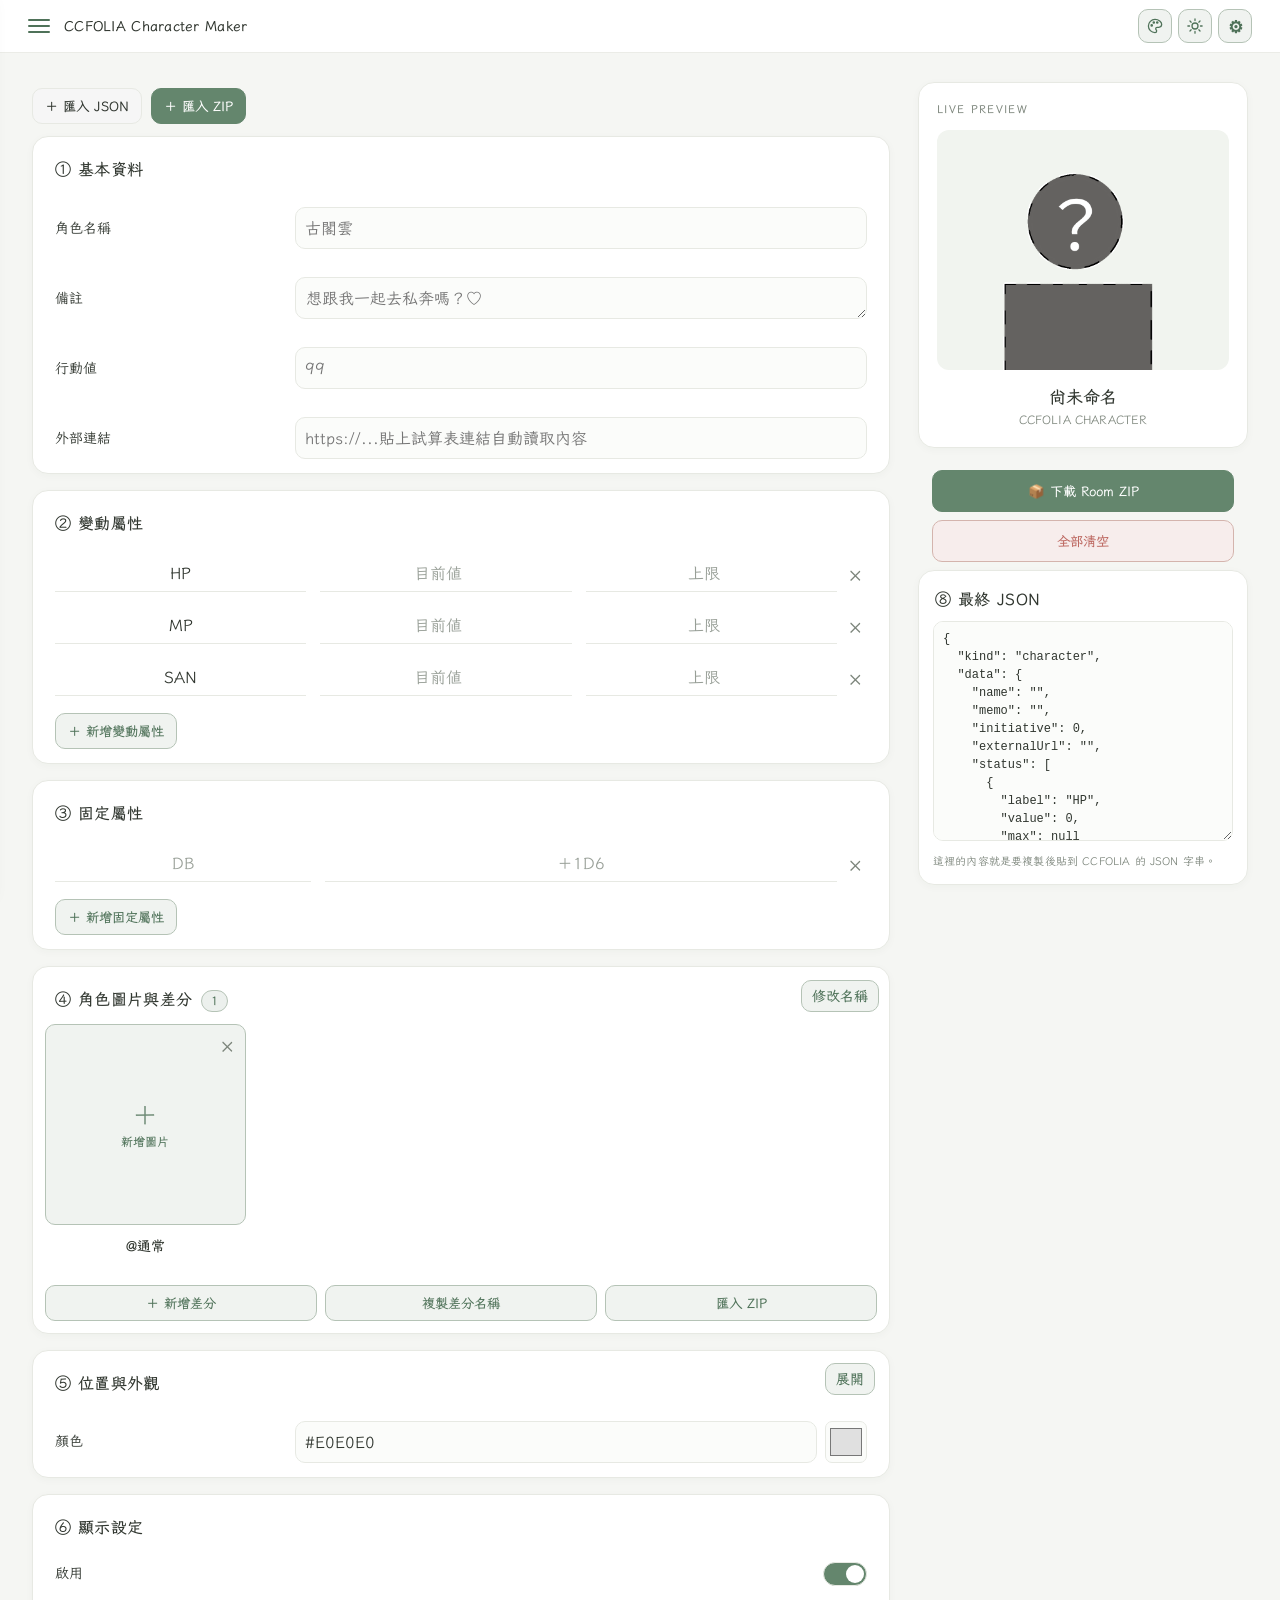
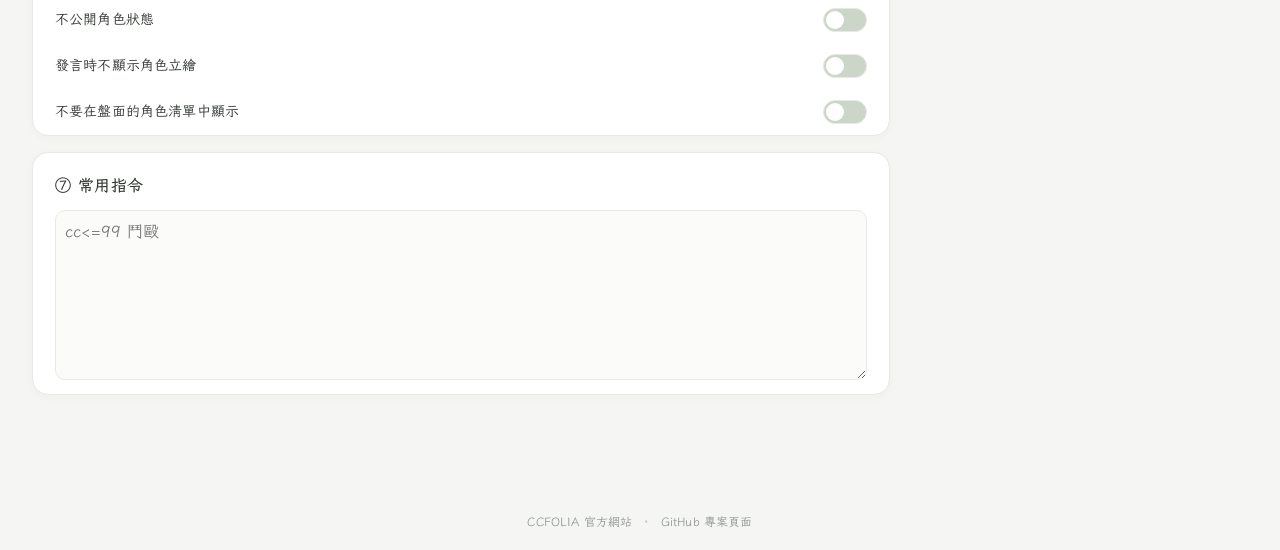
<file: index.html>
<!DOCTYPE html>
<html lang="zh-Hant">

<head>
    <meta charset="UTF-8">
    <meta name="viewport" content="width=device-width, initial-scale=1.0">
    <title>CCFOLIA Character Maker</title>

    <!-- Discord / Facebook / LINE 連結預覽 -->
    <meta property="og:type" content="website">
    <meta property="og:title" content="與你攜手到世界盡頭，訂製屬於你的 Mr. Right ♡">
    <meta property="og:description" content="從今往後，無論歲月變遷、生老病死，無論世界如何改變、命運是順是逆，都支持你、愛護你、與你同甘共苦，直到永遠。">
    <meta property="og:image" content="https://756y.github.io/ccfolia_character_json_tool/guide-images/og-image.png">
    <meta property="og:url" content="https://756y.github.io/ccfolia_character_json_tool/">

    <link rel="stylesheet" href="googleSheets.css">
    <!-- 繁體中文楷體（Google Fonts：LXGW WenKai TC） -->
    <link rel="preconnect" href="https://fonts.googleapis.com">
    <link rel="preconnect" href="https://fonts.gstatic.com" crossorigin>
    <link rel="stylesheet" href="https://fonts.googleapis.com/css2?family=LXGW+WenKai+TC:wght@400;700&family=Noto+Serif+TC:wght@500;800&family=Tinos:ital,wght@0,400;0,700;1,400;1,700&display=swap">

    <style>
    * {
      box-sizing: border-box;
    }

    /* 基礎元素 */
    h1 {
      font-size: 24px;
      margin: 0 0 6px;
    }

    /* 美化檔案選擇按鈕 */
    .file-select-btn {
      display: inline-flex;
      align-items: center;
      justify-content: center;
      gap: 8px;
      padding: 9px 16px;
      font-size: 13px;
      font-weight: 600;
      cursor: pointer;
      transition: background .15s ease, border-color .15s ease, transform .1s ease;
    }

    .file-select-btn:active {
      transform: translateY(1px);
    }

    .file-select-btn::before {
      content: "📁";
      font-size: 14px;
    }

    /* 隱藏原生檔案選擇器 */
    .file-select-input {
      display: none !important;
    }

    input,
    textarea,
    select {
      width: 100%;
      background: var(--input-bg);
      color: var(--text);
      border: 1px solid var(--line);
      border-radius: 7px;
      padding: 8px 9px;
      font: inherit;
      outline: none;
    }

    input:focus,
    textarea:focus,
    select:focus {
      border-color: var(--accent);
    }

    .row {
      display: flex;
      gap: 8px;
      width: 100%;
      align-items: center;
    }

    .row>* {
      flex: 1;
    }

    /* 常用指令輸入區在桌面版使用完整寬度 */
    .section:has(#commands) .grid {
      grid-template-columns: 1fr;
    }

    .section:has(#commands) .field {
      width: 100%;
    }

    #commands {
      width: 100%;
      min-height: 250px;
    }

    .mini {
      padding: 5px 9px;
      font-size: 12px;
    }

    .repeat {
      padding: 12px;
      border-bottom: 1px solid var(--line);
    }

    .repeat:last-child {
      border-bottom: 0;
    }

    .repeat-head {
      display: flex;
      justify-content: space-between;
      gap: 8px;
      margin-bottom: 8px;
    }

    .repeat-title {
      color: var(--muted);
      font-size: 13px;
    }

    .note {
      font-size: 12px;
      color: var(--muted);
      margin-top: 6px;
    }

    .warn {
      color: var(--warn);
    }

    .actions button {
      flex: 0 0 auto;
    }

    .toast {
      position: fixed;
      right: 16px;
      bottom: 16px;
      background: var(--toast-bg);
      border: 1px solid var(--line);
      padding: 10px 14px;
      border-radius: 8px;
      display: none;
      box-shadow: 0 4px 14px color-mix(in srgb, var(--shadow) 40%, transparent);
    }

    .toast.show {
      display: block;
    }

    .checkbox-label {
      grid-column: 1 / -1;
      border-right: 0;
      width: 100%;
    }

    .checkbox-title {
      display: flex;
      align-items: center;
      justify-content: space-between;
      width: 100%;
    }

    .checkbox-title strong {
      display: block;
    }

    /* Toggle Switch */
    .checkbox-title input[type="checkbox"] {
      appearance: none;
      -webkit-appearance: none;
      margin: 0;
      padding: 0;
      border: 1px solid var(--line);
      border-radius: 999px;
      background: var(--checkbox-bg);
      cursor: pointer;
      position: relative;
      flex: 0 0 auto;
      transition: background .2s ease;
    }

    /* 啟用 */
    .checkbox-title input[type="checkbox"]:checked {
      background: var(--accent);
    }

    /* 匯入 JSON Modal */
    .modal {
      position: fixed;
      inset: 0;
      background: var(--modal-overlay);
      display: none;
      align-items: center;
      justify-content: center;
      z-index: 9999;
      padding: 20px;
    }

    .modal.show {
      display: flex;
    }

    .modal-box {
      width: min(900px, 100%);
      max-height: 90vh;
      overflow: auto;
      border: 1px solid var(--line);
      border-radius: 14px;
      box-shadow: 0 20px 60px var(--modal-shadow);
    }

    .modal-head {
      display: flex;
      align-items: center;
      justify-content: space-between;
      gap: 10px;
      padding: 14px 16px;
      background: var(--panel2);
      border-bottom: 1px solid var(--line);
    }

    .modal-head h2 {
      margin: 0;
      font-size: 18px;
    }

    .modal-body {
      padding: 16px;
    }

    .modal-body textarea {
      width: 100%;
      min-height: 360px;
      resize: vertical;
      font-family: ui-monospace, SFMono-Regular, Menlo, monospace;
      font-size: 12px;
      line-height: 1.6;
    }

    .modal-actions {
      display: flex;
      flex-wrap: wrap;
      gap: 8px;
      margin-top: 12px;
    }

    .import-info {
      padding: 10px 12px;
      margin-bottom: 12px;
      border: 1px solid var(--line);
      border-radius: 8px;
      background: var(--input-bg);
      color: var(--muted);
      font-size: 13px;
    }

    .import-info strong {
      color: var(--text);
    }

    .import-error {
      color: var(--danger);
      margin-top: 8px;
      font-size: 13px;
      white-space: pre-wrap;
    }

    .import-success {
      color: var(--ok);
      margin-top: 8px;
      font-size: 13px;
      white-space: pre-wrap;
    }

    /* 主圖片：名稱＋選擇按鈕同一行，圖片在下一行 */
    .main-image-header strong {
      flex: 0 0 auto;
    }

    .main-image-header .file-select-btn {
      margin-left: auto;
      flex: 0 0 auto;
    }

    .main-image-header .file-select-input {
      display: none;
    }

    /* 圖片預覽一定放到下一行 */
    .main-image-box .image-preview {
      display: none;
      margin-top: 10px;
      max-width: 180px;
      max-height: 180px;
      border: 1px solid var(--line);
      border-radius: 8px;
      background: var(--input-bg);
      object-fit: contain;
    }

    .image-file-info {
      margin-top: 8px;
      padding: 10px 12px;
      background: var(--input-bg);
      border: 1px solid var(--line);
      border-radius: 8px;
      font-size: 12px;
      color: var(--muted);
      line-height: 1.7;
    }

    .image-file-info strong {
      color: var(--text);
    }

    /* 長檔名固定從左側開始顯示，並允許換行 */
    .image-file-info,
    .face-original-name {
      direction: ltr;
      text-align: left;
      white-space: normal;
      overflow-wrap: anywhere;
      word-break: break-word;
    }

    .image-preview {
      display: none;
      margin-top: 10px;
      max-width: 180px;
      max-height: 180px;
      object-fit: contain;
    }

    .image-preview.show {
      display: block;
    }

    .face-preview {
      display: none;
      margin-top: 10px;
      max-width: 180px;
      max-height: 180px;
      object-fit: contain;
    }

    .face-hash-name {
      display: none;
    }

    /* 只微調初始「尚未建立 Room ZIP」提示的位置，不影響其他狀態 */
    .zip-status-initial {
      padding-bottom: 0px;
      padding-right: 35px;
    }

    .zip-status.success {
      color: var(--ok);
    }

    .zip-status.error {
      color: var(--danger);
    }

    .settings-toggle {
      width: 34px;
      height: 34px;
      padding: 0;
      display: inline-flex;
      align-items: center;
      justify-content: center;
      font-size: 17px;
      line-height: 1;
    }

    .settings-popover.show {
      display: block;
    }

    .settings-popover .checkbox-title {
      justify-content: space-between;
      gap: 12px;
      text-align: left;
    }

    .settings-popover .checkbox-title strong {
      text-align: left;
      font-size: 14px;
    }

    .settings-popover {
      display: none;
      position: absolute;
      top: calc(100% + 8px);
      right: 0;
      max-width: calc(100vw - 24px);
      padding: 12px;
      color: var(--text);
      border: 1px solid var(--line);
      border-radius: 10px;
      box-shadow: 0 4px 12px color-mix(in srgb, var(--shadow) 40%, transparent);
      z-index: 100;
      width: 260px;
    }

    .settings-group-title {
      color: var(--muted);
      font-size: 11px;
      font-weight: 600;
      letter-spacing: .04em;
      line-height: 1.4;
      padding: 1px 2px 7px;
    }

    .settings-group-separated {
      border-top: 1px solid var(--line);
    }

    .settings-frequency-row {
      display: flex;
      align-items: center;
      justify-content: space-between;
      gap: 12px;
      color: var(--text);
      font-size: 13px;
      padding: 0 2px 2px;
    }

    .settings-last-updated {
      color: var(--muted);
      font-size: 11px;
      line-height: 1.4;
      padding: 3px 2px 0;
    }

    .settings-frequency-input {
      display: inline-flex;
      align-items: center;
      gap: 6px;
      flex: 0 0 auto;
    }

    .settings-frequency-input input {
      width: 58px;
      height: 32px;
      padding: 5px 7px;
      text-align: center;
      font-size: 13px;
      -moz-appearance: textfield;
      appearance: textfield;
    }

    .settings-frequency-input input::-webkit-outer-spin-button,
    .settings-frequency-input input::-webkit-inner-spin-button {
      -webkit-appearance: none;
      margin: 0;
    }

    .settings-frequency-input span {
      color: var(--muted);
      font-size: 13px;
    }

    .face-picker-grid {
      display: grid;
      grid-template-columns: repeat(4, minmax(0, 1fr));
      gap: 12px;
    }

    .face-picker-item {
      min-width: 0;
      padding: 9px;
      display: flex;
      flex-direction: column;
      align-items: center;
      gap: 7px;
      background: var(--input-bg);
      color: var(--text);
      border: 1px solid var(--line);
      border-radius: 9px;
      cursor: pointer;
    }

    .face-picker-item span {
      width: 100%;
      overflow-wrap: anywhere;
      text-align: center;
      font-size: 13px;
    }

    .face-picker-item:disabled {
      opacity: .45;
      cursor: not-allowed;
    }

    /* 左側導覽側欄 */
    .nav-title-group {
      display: flex;
      align-items: center;
      gap: 12px;
      min-width: 0;
    }

    .nav-menu-toggle {
      appearance: none !important;
      -webkit-appearance: none !important;
      background: transparent !important;
      border: 0 !important;
      border-radius: 0 !important;
      box-shadow: none !important;
      padding: 4px 0 !important;
      margin: 0 !important;
      width: 24px;
      height: 24px;
      display: flex;
      flex-direction: column;
      justify-content: center;
      gap: 4px;
      flex: 0 0 24px;
      color: var(--text);
      cursor: pointer;
    }

    .nav-menu-toggle:hover {
      filter: none !important;
      opacity: .75;
    }

    .nav-menu-toggle span {
      display: block;
      width: 22px;
      height: 2px;
      background: currentColor;
      border-radius: 1px;
    }

    .nav-backdrop {
      position: fixed;
      inset: 0;
      background: rgba(0, 0, 0, .48);
      z-index: 10001;
      opacity: 0;
      visibility: hidden;
      transition: opacity .25s ease, visibility .25s ease;
    }

    .nav-backdrop.show {
      opacity: 1;
      visibility: visible;
    }

    .nav-sidebar {
      position: fixed;
      z-index: 10002;
      top: 0;
      left: 0;
      bottom: 0;
      width: min(320px, 82vw);
      border-right: 1px solid var(--line);
      box-shadow: 4px 0 12px color-mix(in srgb, var(--shadow) 40%, transparent);
      transform: translateX(-102%);
      transition: transform .28s ease;
      overflow: hidden;
      display: flex;
      flex-direction: column;
    }

    .nav-sidebar.show {
      transform: translateX(0);
    }

    .nav-sidebar-head {
      border-bottom: 1px solid var(--line);
      font-weight: 700;
      color: var(--text);
      flex: 0 0 auto;
      justify-content: space-between;
      gap: 12px;
    }

    .nav-sidebar-close {
      background: none;
      border: 0;
      padding: 0;
      margin: 0;
      color: inherit;
      font: inherit;
      line-height: inherit;
      cursor: pointer;
      appearance: none;
      -webkit-appearance: none;
    }

    .nav-guide-image-wrap {
      flex: 1;
      min-height: 0;
      display: flex;
      align-items: center;
      justify-content: center;
      overflow: hidden;
      background: var(--bg);
      padding: 10px;
    }

    .nav-guide-image {
      display: block;
      width: 100%;
      height: 100%;
      object-fit: contain;
      object-position: center;
    }

    .nav-sidebar-link {
      display: block;
      flex: 0 0 auto;
      padding: 14px 16px;
      border-top: 1px solid var(--line);
      color: var(--accent);
      text-decoration: none;
      font-size: 14px;
      font-weight: 600;
      text-align: center;
      transition: background .2s ease;
    }

    .nav-sidebar-link:hover {
      background: var(--panel2);
    }

    @media (max-width: 700px) {
      .top-nav-title {
        overflow-wrap: anywhere;
      }
      .nav-title-group {
        gap: 10px;
      }
      .row {
        flex-wrap: wrap;
      }
    }

    /* 頁尾連結 */
    .site-footer a {
      color: var(--muted);
      text-decoration: none;
      transition: color .2s ease;
    }

    .site-footer a:hover {
      color: var(--accent);
      text-decoration: underline;
    }

    .site-footer .footer-separator {
      display: inline-block;
      margin: 0 8px;
      opacity: .55;
    }

    .wrap {
      margin: 0 auto;
      max-width: 1680px;
      padding: 30px clamp(14px,2.5vw,34px) 54px;
    }

    .workspace-layout {
      display: grid;
      grid-template-columns: minmax(0,1fr) 330px;
      gap: 28px;
      align-items: start;
    }

    .workspace-main {
      min-width: 0;
    }

    .sub {
      margin: 0 0 22px;
      font-size: 14px;
      color: var(--muted);
    }

    .section {
      background: var(--panel);
      border: 1px solid var(--line);
      border-radius: 16px;
      margin: 0 0 16px;
      overflow: hidden;
      box-shadow: 0 2px 8px color-mix(in srgb, var(--shadow) 45%, transparent);
    }

    .section h2 {
      margin: 0;
      background: transparent;
      border: 0;
      padding: 20px 22px 12px;
      font-size: 16px;
      font-weight: 700;
      letter-spacing: .025em;
    }

    .grid {
      border: 0;
      display: grid;
      grid-template-columns: minmax(145px,.7fr) minmax(0,1.8fr);
      gap: 18px;
      padding: 10px 22px;
      align-items: center;
    }

    .grid:last-child {
      border: 0;
    }

    .label {
      border: 0;
      padding: 4px 0;
      text-align: left;
    }

    .label strong {
      display: block;
      text-align: left;
      font-size: 14px;
    }

    .label span {
      margin-top: 3px;
      display: block;
      text-align: left;
      font-size: 11px;
      color: var(--muted);
      opacity: .8;
    }

    .field {
      display: flex;
      align-items: center;
      gap: 8px;
      padding: 4px 0;
    }

    input:not([type=checkbox]):not([type=color]),
    textarea,
    select {
      border: 1px solid var(--line) !important;
      border-radius: 10px !important;
      background: var(--input-bg) !important;
      color: var(--text) !important;
      box-shadow: none !important;
    }

    input:not([type=checkbox]):not([type=color]):focus,
    textarea:focus,
    select:focus {
      outline: 2px solid color-mix(in srgb,var(--accent) 28%,transparent);
      border-color: var(--accent) !important;
    }

    textarea {
      resize: vertical;
      min-height: 90px;
    }

    .actions {
      margin: 16px 0;
      display: flex;
      flex-wrap: wrap;
      gap: 9px;
      padding: 4px 0 18px;
    }

    .workspace-main > .actions:first-of-type {
      padding: 0 0 18px;
    }

    .position-header {
      display: flex;
      align-items: center;
      justify-content: space-between;
      background: transparent;
      border: 0;
      padding-right: 10px;
    }

    .position-header h2 {
      flex: 1;
      border-bottom: 0;
      padding: 20px 22px 12px;
    }

    .position-toggle {
      margin-right: 4px;
      padding: 6px 10px;
      cursor: pointer;
      font-size: 14px;
    }

    .main-image-box {
      margin: 8px 12px 16px;
      border: 1px solid var(--line);
      border-radius: 13px;
      background: var(--panel2);
      padding: 12px 14px 6px;
    }

    .main-image-header {
      display: flex;
      align-items: center;
      width: 100%;
      margin-bottom: 10px;
    }

    .image-preview,
    .face-preview {
      border: 0;
      border-radius: 12px;
      background: var(--preview-bg);
    }

    .zip-status {
      margin-top: 10px;
      box-sizing: border-box;
      display: grid;
      place-items: center;
      text-align: center;
      line-height: 1.4;
      font-size: 13px;
      white-space: pre-wrap;
      overflow-wrap: anywhere;
      border: 1px solid var(--line);
      border-radius: 12px;
      background: var(--panel);
      padding: 12px;
      height: auto;
      min-height: 58px;
    }

    .jsonbox {
      position: relative;
      margin-top: 0;
    }

    .jsonbox textarea {
      font-family: ui-monospace, SFMono-Regular, Menlo, monospace;
      font-size: 12px;
      min-height: 260px;
    }

    .workspace-aside .section {
      margin: 0;
    }

    .quick-preview {
      padding: 18px;
      text-align: center;
    }

    .quick-preview-clickable {
      cursor: pointer;
      transition: border-color .16s ease,background .16s ease;
    }

    .quick-preview-clickable:hover {
      border-color: var(--accent);
    }

    .quick-preview-clickable:focus-visible {
      outline: 2px solid var(--accent);
      outline-offset: 3px;
    }

    .quick-preview .quick-kicker {
      text-align: left;
      font-size: 11px;
      color: var(--muted);
      letter-spacing: .12em;
      font-weight: 700;
      margin-bottom: 12px;
    }

    .quick-preview-image {
      width: 100%;
      height: 240px;
      object-fit: contain;
      border-radius: 12px;
      background: var(--preview-bg);
      display: block;
    }

    .quick-preview-name {
      margin: 14px 0 2px;
      font-size: 17px;
      font-weight: 700;
      overflow-wrap: anywhere;
    }

    .quick-preview-caption {
      color: var(--muted);
      font-size: 12px;
    }

    .workspace-aside .actions button {
      width: 100%;
      min-height: 42px;
    }

    .workspace-aside .jsonbox textarea {
      min-height: 220px;
    }

    .workspace-aside .jsonbox > div {
      padding: 0 14px 14px !important;
    }

    .workspace-aside .jsonbox h2 {
      padding: 16px 16px 10px;
    }

    .workspace-aside .note {
      font-size: 11px;
    }

    .workspace-main > .section:has(#commands) textarea {
      min-height: 170px;
    }

    .site-footer {
      margin: 32px auto 0;
      padding: 14px 16px 18px;
      text-align: center;
      color: var(--muted);
      font-size: 12px;
      line-height: 1.8;
      opacity: .82;
      max-width: 1680px;
    }

    @media (max-width: 980px) {
      .workspace-layout {
        grid-template-columns: minmax(0,1fr) 280px;
        gap: 16px;
      }
      .quick-preview-image {
        height: 200px;
      }
    }

    @media (max-width: 760px) {
      .face-picker-grid {
        grid-template-columns: repeat(2, minmax(0, 1fr));
        gap: 9px;
      }
      .face-picker-item {
        padding: 7px;
      }
      .wrap {
        padding: 18px 12px 36px;
      }
      .workspace-layout {
        display: flex;
        flex-direction: column;
        gap: 14px;
      }
      .workspace-main,
      .workspace-aside {
        width: 100%;
      }
      .workspace-aside {
        order: 2;
      }
      .workspace-main .grid {
        grid-template-columns: 1fr;
        gap: 5px;
        padding: 10px 16px;
      }
      .workspace-main .label {
        padding: 0;
      }
      .workspace-main .field {
        padding: 0;
      }
      .section {
        border-radius: 13px;
        margin-bottom: 12px;
      }
      .section h2,
      .position-header h2 {
        padding: 17px 17px 10px;
      }
      .main-image-box {
        margin: 8px 12px 14px;
      }
      .workspace-main > .actions {
        display: flex;
      }
      .quick-preview-image {
        height: 190px;
      }
      .workspace-aside .actions button:last-child {
        grid-column: 1/-1;
      }
      .workspace-aside .jsonbox textarea {
        min-height: 180px;
      }
    }

    /* 差分清單獨立捲動；隱藏捲軸但保留觸控／滑鼠滾輪操作。 */
    #facesList::-webkit-scrollbar {
      display: none;
      width: 0;
      height: 0;
    }

    /* 右側欄：預覽、匯出按鈕與 Room ZIP 狀態 */
    .workspace-aside {
      min-width: 0;
      position: sticky;
      top: 22px;
      display: flex;
      flex-direction: column;
      gap: 8px;
    }

    .workspace-aside .actions {
      display: grid;
      grid-template-columns: 1fr;
      padding: 14px;
      gap: 8px;
      margin: 0;
      padding-bottom: 0;
    }

    .workspace-aside #zipStatus {
      margin: 0;
    }

    #zipStatus.zip-status-initial:not(.success):not(.error) {
      display: none !important;
    }

    #zipStatus.success,
    #zipStatus.error {
      display: grid;
    }

    /* 差分清單：多欄卡片排列，保留內部獨立捲動與隱藏捲軸。 */
    #facesList {
      overflow-y: auto;
      overflow-x: hidden;
      overscroll-behavior-y: auto;
      -webkit-overflow-scrolling: touch;
      scrollbar-width: none;
      -ms-overflow-style: none;
      display: grid;
      grid-template-columns: repeat(4, minmax(0, 1fr));
      align-content: start;
      align-items: start;
      gap: 10px;
      max-height: min(72vh, 660px);
      min-height: 150px;
      padding: 0 12px 12px;
      box-sizing: border-box;
    }

    #facesList > .repeat .repeat-head {
      align-items: center;
    }

    #facesList > .repeat .row {
      gap: 6px;
      align-items: center;
    }

    #facesList > .repeat .f-label {
      min-width: 0;
    }

    #facesList > .repeat .face-preview {
      max-width: 100%;
      max-height: 220px;
      width: 100%;
      object-fit: contain;
    }

    /* 拖曳差分到 LIVE PREVIEW 時的提示框 */
    .quick-preview.face-drop-target {
      outline: 3px dashed var(--accent);
      outline-offset: 3px;
      background: color-mix(in srgb, var(--accent) 10%, var(--panel));
    }

    .face-picker-item img {
      width: 100%;
      height: auto;
      object-fit: contain;
      border-radius: 5px;
      aspect-ratio: 1 / 1;
    }

    /* 桌面已有大型 LIVE PREVIEW，隱藏編輯區重複的小主圖；手機仍保留主圖方便往下操作。 */

    @media (min-width: 761px) {
      .workspace-main .main-image-box .image-preview {
        display: none !important;
      }
    }

    /* 手機版差分不支援拖曳換主圖，圖片本身也要允許垂直觸控捲動。 */

    @media (max-width: 760px) {
      #facesList {
        grid-template-columns: repeat(2, minmax(0, 1fr));
        max-height: min(64vh, 560px);
        min-height: 150px;
        padding: 0 10px 10px;
        gap: 8px;
      }
      .workspace-main .main-image-box .image-preview.show {
        display: block !important;
      }
    }

    /* 差分圖片改為方形點擊預覽框，不再顯示大型「選擇圖片」按鈕。 */
    #facesList > .repeat .face-image-info {
      display: flex;
      flex-direction: column;
      align-items: stretch;
      min-width: 0;
    }

    #facesList > .repeat .face-upload-tile {
      position: relative;
      display: grid;
      place-items: center;
      width: 100%;
      aspect-ratio: 1 / 1;
      min-width: 0;
      padding: 0;
      margin: 2px 0 0;
      overflow: hidden;
      border: 1px dashed var(--line);
      border-radius: 10px;
      background: var(--preview-bg);
      color: var(--muted);
      cursor: pointer;
      box-sizing: border-box;
      transition: border-color .15s ease, background .15s ease;
    }

    #facesList > .repeat .face-upload-tile:hover {
      border-color: var(--accent);
      background: color-mix(in srgb, var(--accent) 6%, var(--preview-bg));
    }

    #facesList > .repeat .face-upload-placeholder {
      display: flex;
      flex-direction: column;
      align-items: center;
      justify-content: center;
      gap: 5px;
      font-size: 12px;
      pointer-events: none;
    }

    #facesList > .repeat .face-upload-plus {
      font-size: 28px;
      line-height: 1;
      font-weight: 300;
      opacity: .8;
    }

    #facesList > .repeat .face-upload-tile .face-preview {
      touch-action: none;
      display: block;
      width: 100%;
      height: 100%;
      max-width: none;
      max-height: none;
      margin: 0;
      border: 0;
      border-radius: 0;
      object-fit: contain;
      pointer-events: auto;
    }

    #facesList > .repeat .face-upload-tile:has(.face-preview[src]) .face-upload-placeholder {
      display: none;
    }

    #facesList .f-file {
      display: none !important;
    }

    #facesList > .repeat .face-original-name {
      color: var(--muted);
      font-size: 10px;
      line-height: 1.35;
      opacity: .72;
      background: transparent;
      border: 0;
      padding: 0;
      margin-top: 3px;
    }

    #facesList .face-preview {
      touch-action: none;
      user-select: none;
      -webkit-user-drag: none;
    }

    /* 導覽列：桌面與手機共用固定高度，側欄標題列也以此高度對齊。 */
    .top-nav {
      height: 52px;
      min-height: 52px;
      display: flex;
      align-items: center;
      justify-content: space-between;
      background: var(--panel);
      border: 0;
      box-shadow: 0 1px 0 color-mix(in srgb, var(--line) 70%, transparent);
      padding: 9px clamp(12px, 2.5vw, 28px);
      gap: 10px;
    }

    .top-nav-title {
      font-weight: 700;
      color: var(--text);
      letter-spacing: .02em;
      font-size: 14px;
      line-height: 1.35;
    }

    .top-nav-actions {
      display: flex;
      align-items: center;
      position: relative;
      flex: 0 0 auto;
      gap: 6px;
    }

    /* 按鈕視覺：降低實心色塊的視覺負擔 */
    button {
      padding: 8px 12px;
      font-weight: 600;
      cursor: pointer;
      border-radius: 10px !important;
      box-shadow: none !important;
      transition: background .16s ease,border-color .16s ease,transform .16s ease;
      background: color-mix(in srgb, var(--accent) 10%, var(--panel)) !important;
      color: var(--accent2) !important;
      border: 1px solid color-mix(in srgb, var(--accent) 38%, var(--line)) !important;
    }

    button:hover {
      transform: translateY(-1px);
      background: color-mix(in srgb, var(--accent) 16%, var(--panel)) !important;
      border-color: color-mix(in srgb, var(--accent) 58%, var(--line)) !important;
      filter: none;
    }

    button.secondary {
      background: color-mix(in srgb, var(--muted) 7%, var(--panel)) !important;
      color: var(--text) !important;
      border-color: var(--line) !important;
    }

    button.success {
      background: color-mix(in srgb, var(--success-bg) 14%, var(--panel)) !important;
      color: var(--ok) !important;
      border-color: color-mix(in srgb, var(--success-bg) 42%, var(--line)) !important;
    }

    button.danger {
      background: color-mix(in srgb, var(--danger-bg) 12%, var(--panel)) !important;
      color: var(--danger) !important;
      border-color: color-mix(in srgb, var(--danger-bg) 42%, var(--line)) !important;
    }

    /* 實心主題色按鈕：匯入 ZIP、Room ZIP，跟隨主題主色 */
    button.solid-accent {
      background: var(--accent) !important;
      color: var(--accent-on, var(--button-text, #fff)) !important;
      border-color: var(--accent) !important;
    }

    /* 淺色模式：實心主題色按鈕文字固定白色 */
    body.light button.solid-accent {
      color: #fff !important;
    }

    button.solid-accent:hover {
      background: color-mix(in srgb, var(--accent) 86%, #000) !important;
      border-color: color-mix(in srgb, var(--accent) 86%, #000) !important;
    }

    /* 手機版四個主要操作按鈕固定在同一橫列；桌面版維持原樣。 */

    @media (max-width: 760px) {
      .workspace-aside .actions {
        display: grid !important;
        grid-template-columns: repeat(4, minmax(0, 1fr)) !important;
        gap: 6px;
        padding: 12px 10px 0;
      }
      .workspace-aside .actions button {
        grid-column: auto !important;
        width: 100%;
        min-width: 0;
        min-height: 42px;
        padding: 7px 2px;
        font-size: 13.3333px;
        line-height: 1.3;
        overflow-wrap: anywhere;
      }
    }

    /* 手機版四欄網格：Room ZIP 佔 3 格，全部清空 1 格。電腦版不動。 */

    @media (max-width: 760px) {
      .workspace-aside .actions button.room-zip-btn {
        grid-column: span 3 !important;
      }
    }

    /* ④ 角色圖片與差分：純文字名稱、手機分頁、電腦數量標示 */
    .face-count-badge {
      display: none;
      margin-left: 8px;
      font-size: 12px;
      font-weight: 600;
      line-height: 20px;
      padding: 0 9px;
      border-radius: 99px;
      vertical-align: middle;
      color: var(--accent2);
      background: color-mix(in srgb, var(--accent) 12%, var(--panel));
      border: 1px solid color-mix(in srgb, var(--accent) 38%, var(--line));
    }

    .face-tabs {
      display: none;
    }

    @media (min-width: 761px) {
      #faceSection .face-count-badge {
        display: inline-block;
      }
    }

    @media (max-width: 760px) {
      #faceSection .face-tabs {
        display: flex;
        gap: 6px;
        padding: 0 12px;
        margin: 2px 0 10px;
      }
      #faceSection .face-tab-btn {
        flex: 1;
        display: flex;
        justify-content: center;
        align-items: center;
        gap: 6px;
        padding: 8px;
        font-weight: 600;
      }
      #faceSection .face-tab-btn.on {
        background: var(--accent) !important;
        color: #fff !important;
        border-color: var(--accent) !important;
      }
      #faceSection .face-tab-count {
        font-size: 11px;
        line-height: 18px;
        padding: 0 7px;
        border-radius: 99px;
        background: var(--accent);
        color: #fff;
      }
      #faceSection .face-tab-btn.on .face-tab-count {
        background: #fff;
        color: var(--accent);
      }
      #faceSection.tab-main #faceSettings {
        display: none !important;
      }
      #faceSection.tab-diff .main-image-box {
        display: none !important;
      }
    }

    /* 差分卡片：拿掉外框，圖片在上、純文字名稱在下，刪除鈕疊在圖片右上角 */
    #facesList {
      row-gap: 14px;
    }

    #facesList > .repeat {
      min-width: 0;
      box-sizing: border-box;
      position: relative;
      display: flex;
      flex-direction: column;
      padding: 0 !important;
      border: 0 !important;
      border-radius: 0 !important;
      background: transparent !important;
    }

    #facesList > .repeat .repeat-head {
      position: absolute;
      top: 6px;
      right: 6px;
      z-index: 2;
      margin: 0;
      display: block;
    }

    #facesList > .repeat .repeat-title {
      display: none;
    }

    #facesList > .repeat .face-image-info {
      order: 1;
    }

    #facesList > .repeat .row {
      order: 2;
      display: grid;
      grid-template-columns: minmax(0, 1fr) !important;
    }

    #facesList > .repeat .f-label {
      order: 2;
      width: 100%;
      padding: 5px 2px !important;
      text-align: center;
      font-size: 14px;
      font-weight: 600;
      border: 0 !important;
      border-radius: 7px !important;
      background: transparent !important;
      outline: none !important;
      transition: background .18s ease;
    }

    #facesList > .repeat .f-label::placeholder {
      font-weight: 400;
      opacity: .65;
      color: var(--muted);
    }

    #facesList > .repeat .f-label:focus {
      background: color-mix(in srgb, var(--accent) 12%, var(--panel)) !important;
      outline: none !important;
    }

    @media (max-width: 760px) {
      #faceSection .main-image-header {
        justify-content: center;
        text-align: center;
        margin-bottom: 0;
      }
      #faceSection .main-image-header .file-select-btn {
        display: none !important;
      }
      #faceSection .main-image-box:has(.image-preview.show) .main-image-header {
        display: none;
      }
      #faceSection .main-image-box .image-preview {
        order: 1;
      }
      #faceSection .main-image-box .image-preview.show {
        display: block !important;
        margin: 0 auto;
      }
    }

    /* 角色圖片區調整 */
    /* 電腦版：不顯示角色主圖片與「選擇圖片」按鈕，只保留差分；也不顯示原始檔名 */

    @media (min-width: 761px) {
      #faceSection .main-image-box {
        display: none !important;
      }
    }

    /* 手機版：角色主圖片框整塊可點擊，文字置中；選了圖片就以圖片取代文字 */
    /* 手機版：主圖片盡量滿版 */

    @media (max-width: 760px) {
      #faceSection .main-image-box {
        display: flex;
        flex-direction: column;
        align-items: center;
        cursor: pointer;
        -webkit-tap-highlight-color: transparent;
        padding: 10px;
      }
      #faceSection .main-image-box .image-preview,
      #faceSection .main-image-box .image-preview.show {
        width: 100%;
        max-width: 100%;
        max-height: none;
        margin-top: 0;
        object-fit: contain;
      }
    }

    /* 手機版：中間「角色主圖片」文字顏色調淡 */

    @media (max-width: 760px) {
      #faceSection .main-image-header strong {
        color: var(--muted);
        opacity: .75;
        font-weight: 500;
      }
    }

    /* 手機版：選完圖片後，圖片外面的框框消失 */

    @media (max-width: 760px) {
      #faceSection .main-image-box:has(.image-preview.show) {
        border: 0 !important;
        background: transparent !important;
        box-shadow: none !important;
        padding: 0;
      }
      #faceSection .main-image-box .image-preview.show {
        border: 0 !important;
        background: transparent !important;
        box-shadow: none !important;
        border-radius: 12px;
      }
    }

    /* 手機版：選完圖片後下方的檔名不要有框 */

    @media (max-width: 760px) {
      #faceSection .main-image-box .image-file-info {
        order: 2;
        align-self: stretch;
        border: 0 !important;
        background: transparent !important;
        box-shadow: none !important;
        padding: 4px 0;
        text-align: center;
      }
    }

    /* 細部間距與按鈕尺寸微調 */
    /* 保留 faceAdvancedSettings.js 使用的舊元素 ID；快捷鍵由 details 自行展開，不受正規表示式勾選狀態影響 */
    #faceAdvancedRegexTools {
      display: block !important;
    }

    /* 「修改名稱」按鈕高度與「位置與外觀」收合按鈕一致 */
    #faceAdvancedSettingsButton {
      padding: 6px 10px;
      font-size: 14px;
      line-height: normal;
      min-height: 0;
    }

    /* 差分圖片與名稱輸入框靠近一些，保留適度呼吸空間 */
    #facesList > .repeat .face-image-info {
      gap: 3px;
    }

    #facesList > .repeat .face-upload-tile {
      margin-top: 0;
    }

    #facesList > .repeat .row {
      margin-top: 0;
    }

    #facesList > .repeat .f-label {
      margin-top: 1px;
      padding-top: 4px !important;
      padding-bottom: 4px !important;
    }

    /* 顯示設定四個選項：縮小開關並收緊選項間距 */
    .workspace-main .section:has(#active) .grid {
      padding-top: 7px;
      padding-bottom: 7px;
    }

    .checkbox-title input[type="checkbox"] {
      width: 44px;
      height: 24px;
    }

    /* 滑塊 */
    .checkbox-title input[type="checkbox"]::before {
      content: "";
      position: absolute;
      border-radius: 50%;
      background: var(--checkbox-knob);
      transition: transform .2s ease;
      width: 18px;
      height: 18px;
      top: 2px;
      left: 2px;
    }

    .checkbox-title input[type="checkbox"]:checked::before {
      transform: translateX(20px);
    }

    /* 設定面板中的更新頻率／時間資訊與選項間距適度縮小 */
    .settings-frequency-row {
      padding-top: 0;
      padding-bottom: 1px;
    }

    .settings-group-separated {
      margin-top: 10px;
      padding-top: 9px;
    }

    .settings-checkbox-spaced {
      margin-top: 8px;
    }

    .settings-last-updated {
      margin-top: 4px;
    }

    /* 常用指令標題與輸入框之間不要留太大空白 */
    .workspace-main > .section:has(#commands) h2 {
      padding-bottom: 5px;
    }

    .workspace-main > .section:has(#commands) > .grid:first-of-type {
      padding-top: 4px;
    }

    /* Parent／Status 欄位內容垂直置中，避免文字與控制項視覺上偏上。 */
    .workspace-main .grid,
    .workspace-main .field,
    .workspace-main .label {
      align-items: center;
    }

    .workspace-main .field > *,
    .workspace-main .label > * {
      align-self: center;
    }

    /* 角色屬性欄位：參考 CCFOLIA Piece Maker 的精簡表單排列 僅調整外觀，不變更 JSON 資料與操作邏輯 */
    /* 備註縮成單行輸入高度，右側加上愛心 */
    .memo-input-wrap {
      position: relative;
      display: flex;
      align-items: center;
      width: 100%;
      min-width: 0;
    }

    .memo-input-wrap #memo {
      width: 100%;
      height: 42px;
      min-height: 42px;
      padding: 9px 10px;
      resize: vertical;
      overflow: auto;
      line-height: 22px;
    }

    /* 角色名稱、行動值固定與備註同高，確保三者一樣高 */
    #name,
    #initiative {
      height: 42px;
    }

    /* 變動／固定屬性：移除 Parent/Status 編號列，只保留最右側叉叉 */
    #statusList,
    #paramsList {
      padding: 0 22px;
    }

    #statusList > .repeat,
    #paramsList > .repeat {
      position: relative;
      padding: 7px 30px 7px 0;
      border: 0 !important;
      border-bottom: 0 !important;
      background: transparent;
    }

    #statusList > .repeat .repeat-head,
    #paramsList > .repeat .repeat-head {
      position: absolute;
      top: 50%;
      right: 0;
      transform: translateY(-50%);
      display: block;
      margin: 0;
      padding: 0;
      z-index: 1;
    }

    #statusList > .repeat .repeat-title,
    #paramsList > .repeat .repeat-title {
      display: none !important;
    }

    #statusList > .repeat .repeat-head button,
    #paramsList > .repeat .repeat-head button {
      width: 24px;
      height: 28px;
      min-width: 24px;
      padding: 0 !important;
      border: 0 !important;
      border-radius: 6px !important;
      background: transparent !important;
      color: var(--muted) !important;
      font-size: 0 !important;
      line-height: 1;
      box-shadow: none !important;
    }

    #statusList > .repeat .repeat-head button::before,
    #paramsList > .repeat .repeat-head button::before {
      content: "×";
      font-size: 21px;
      font-weight: 400;
    }

    #statusList > .repeat .repeat-head button:hover,
    #paramsList > .repeat .repeat-head button:hover {
      color: var(--danger) !important;
      background: color-mix(in srgb, var(--danger) 9%, transparent) !important;
    }

    /* 差分圖片刪除：與變動組件／固定屬性的叉叉一致，不顯示按鈕框或背景 */
    #facesList > .repeat .repeat-head button {
      width: 24px !important;
      height: 28px !important;
      min-width: 24px !important;
      padding: 0 !important;
      border: 0 !important;
      border-radius: 0 !important;
      background: transparent !important;
      color: var(--muted) !important;
      font-size: 0 !important;
      line-height: 1 !important;
      box-shadow: none !important;
    }

    #facesList > .repeat .repeat-head button::before {
      content: "×";
      font-size: 21px;
      font-weight: 400;
    }

    #facesList > .repeat .repeat-head button:hover {
      color: var(--danger) !important;
      background: transparent !important;
      border: 0 !important;
      box-shadow: none !important;
    }

    #statusList > .repeat .row,
    #paramsList > .repeat .row {
      display: grid;
      width: 100%;
      min-width: 0;
      gap: 14px;
      align-items: center;
    }

    #statusList > .repeat .row {
      grid-template-columns: minmax(0, 1fr) minmax(0, 1fr) minmax(0, 1fr);
    }

    #paramsList > .repeat .row {
      grid-template-columns: minmax(0, 1fr) minmax(0, 2fr);
    }

    #statusList > .repeat .row > *,
    #paramsList > .repeat .row > * {
      width: 100%;
      min-width: 0;
      height: 38px;
      padding: 7px 2px !important;
      border: 0 !important;
      border-bottom: 1px solid var(--line) !important;
      border-radius: 0 !important;
      background: transparent !important;
      box-shadow: none !important;
      outline: none;
    }

    #statusList > .repeat .row > *:focus,
    #paramsList > .repeat .row > *:focus {
      border-bottom-color: var(--accent) !important;
      outline: none !important;
    }

    #statusList > .repeat .row > *::placeholder,
    #paramsList > .repeat .row > *::placeholder {
      color: var(--muted);
      opacity: .78;
    }

    #statusList + div,
    #paramsList + div {
      padding: 10px 22px 14px !important;
    }

    /* 手機版：顏色 HEX 輸入與預覽色塊同列，HEX 欄位吃滿剩餘寬度 */
    .workspace-main .field:has(#color) > div {
      display: flex !important;
      align-items: center;
      gap: 8px;
      width: 100%;
      min-width: 0;
    }

    .workspace-main .field #color {
      flex: 1 1 0 !important;
      width: 0 !important;
      min-width: 0;
    }

    .workspace-main .field #colorPreview {
      flex: 0 0 42px !important;
      width: 42px !important;
      min-width: 42px;
    }

    @media (max-width: 760px) {
      #statusList,
      #paramsList {
        padding: 0 16px;
      }
      #statusList > .repeat,
      #paramsList > .repeat {
        padding: 6px 28px 6px 0;
      }
      #statusList > .repeat .row,
      #paramsList > .repeat .row {
        gap: 10px;
      }
      #statusList > .repeat .row > *,
      #paramsList > .repeat .row > * {
        height: 36px;
      }
      #statusList + div,
      #paramsList + div {
        padding: 8px 16px 12px !important;
      }
      .memo-input-wrap #memo {
        height: 42px;
        min-height: 42px;
      }
    }

    /* 側欄標題列與頁面頂部導覽列共用 52px 高度，避免標題列看起來較窄。 */
    .nav-sidebar-head {
      box-sizing: border-box;
      height: 52px;
      min-height: 52px;
      padding: 9px 16px;
      line-height: 24px;
      display: flex;
      align-items: center;
    }

    /* ==================================================
       主題樣式（原 theme.css）
       ================================================== */

    /* 主題（設定選單最下方）：配色、透明度、背景粒子 */
    #themeFx {
      position: fixed;
      inset: 0;
      width: 100%;
      height: 100%;
      z-index: -1;
      pointer-events: none;
    }

    /* 粒子畫在最底層（在 body 背景之上、所有內容之下），不需要改動任何版面層級 */
    /* 面板變半透明後，浮層仍用不透明底色以維持可讀性 */
    .nav-sidebar,
    .settings-popover,
    .modal-box {
      background: var(--panel-solid, var(--panel));
    }

    #faceAdvancedModal > div {
      background: var(--panel-solid, var(--panel)) !important;
    }

    /* 主題項目很多，設定選單超出視窗時可捲動 */
    .settings-popover {
      max-height: calc(100vh - 72px);
      overflow-y: auto;
    }

    .theme-sub {
      color: var(--muted);
      font-size: 12px;
      margin: 2px 2px 6px;
    }

    .theme-sub + .theme-grid {
      margin-bottom: 10px;
    }

    .theme-grid {
      display: grid;
      grid-template-columns: repeat(2, minmax(0, 1fr));
      gap: 6px;
    }

    .theme-card {
      display: flex !important;
      flex-direction: column;
      align-items: stretch;
      gap: 5px;
      min-width: 0;
      text-align: left;
      font-size: 12px;
      line-height: 1.3;
      padding: 7px 8px !important;
      background: var(--cb) !important;
      color: var(--ct) !important;
      border: 1px solid var(--cl) !important;
    }

    .theme-card:hover {
      background: var(--cb) !important;
      border-color: var(--ca) !important;
    }

    .theme-card[aria-pressed="true"] {
      outline: 2px solid var(--ca);
      outline-offset: 1px;
    }

    .theme-swatch {
      display: flex;
      gap: 3px;
    }

    .theme-swatch i {
      display: block;
      flex: 1;
      height: 6px;
      border-radius: 3px;
    }

    .theme-name {
      font-weight: 700;
      overflow-wrap: anywhere;
    }

    #themeAlpha {
      width: 110px;
      height: 24px;
      padding: 0;
      margin: 0;
      border: 0 !important;
      background: transparent !important;
      box-shadow: none !important;
      accent-color: var(--accent);
      cursor: pointer;
    }

    #themeAlphaVal {
      min-width: 2.2em;
      text-align: right;
    }

    /* 設計模式／亮暗色主題／主題切換按鈕 */
    /* 我已經完全學會設計模式 */
    body.expert {
      --bg: #ff00ff;
      --panel: #00ff00;
      --panel2: #00ffff;
      --line: #ffff00;
      --text: #ff0000;
      --muted: #0000ff;
      --accent: #ff6600;
      --accent2: #ff00aa;
      --danger: #00ffff;
      --ok: #ff00ff;
      --warn: #00ff00;
      --input-bg: #ffff00;
      --file-bg: #00ff00;
      --file-text: #ff0000;
      --file-border: #0000ff;
      --file-hover: #ff00ff;
      --file-hover-border: #00ffff;
      --button-text: #ffff00;
      --secondary-bg: #ff0000;
      --danger-bg: #00ffff;
      --success-bg: #ff00ff;
      --preview-bg: #00ff00;
      --toast-bg: #ffff00;
      --checkbox-bg: #ff00ff;
      --checkbox-knob: #00ffff;
      --modal-overlay: rgba(255, 0, 255, .65);
      --shadow: #00ffff;
      --modal-shadow: #ff0000;
    }

    body.expert * {
      text-shadow: 0 0 3px #ff00ff, 0 0 6px #00ffff;
    }

    body.expert button {
      border: 2px solid #ffff00;
      box-shadow: 0 0 5px #ff00ff, 0 0 10px #00ffff, 0 0 15px #00ff00;
    }

    body.expert input,
    body.expert textarea,
    body.expert select {
      border: 2px solid #ff00ff;
      box-shadow: 0 0 5px #00ffff, 0 0 10px #ff00ff;
    }

    /* 亮色模式 */
    body.light {
      --bg: #f5f6f3;
      --panel: #fff;
      --panel2: #f7f8f5;
      --line: #e7e9e3;
      --text: #30362f;
      --muted: #7c857b;
      --accent: #64866d;
      --accent2: #4f7259;
      --danger: #bd6861;
      --ok: #568467;
      --warn: #a98245;
      --input-bg: #fbfcfa;
      --file-bg: #f4f6f1;
      --file-text: #39443a;
      --file-border: #e0e6dc;
      --file-hover: #eaf0e8;
      --file-hover-border: #cbd8c8;
      --button-text: #fff;
      --secondary-bg: #edf1eb;
      --danger-bg: #b96a63;
      --success-bg: #64866d;
      --preview-bg: #f1f4ef;
      --toast-bg: #fff;
      --checkbox-bg: #cbd5c8;
      --checkbox-knob: #fff;
      --modal-overlay: rgba(30,38,30,.42);
      --shadow: rgba(43,55,42,.07);
      --modal-shadow: rgba(0,0,0,.18);
    }

    /* 深色模式 */
    body:not(.light):not(.expert) {
      --bg: #202522;
      --panel: #292f2b;
      --panel2: #303833;
      --line: #3c4740;
      --text: #edf1eb;
      --muted: #a8b3a8;
      --accent: #91b99a;
      --accent2: #a8c9ad;
      --danger: #e18a82;
      --ok: #8fc5a0;
      --warn: #d8b475;
      --input-bg: #222925;
      --file-bg: #303833;
      --file-text: #edf1eb;
      --file-border: #465249;
      --file-hover: #39443c;
      --file-hover-border: #617365;
      --button-text: #202820;
      --secondary-bg: #3a443d;
      --danger-bg: #98534d;
      --success-bg: #668d70;
      --preview-bg: #222925;
      --toast-bg: #303833;
      --checkbox-bg: #566358;
      --checkbox-knob: #fff;
      --modal-overlay: rgba(0,0,0,.68);
      --shadow: rgba(0,0,0,.18);
      --modal-shadow: rgba(0,0,0,.48);
    }

    /* 主題切換按鈕 */
    .theme-toggle {
      position: fixed;
      top: 16px;
      right: 16px;
      z-index: 10000;
      padding: 8px 12px;
      font-size: 13px;
      font-weight: 600;
      cursor: pointer;
    }

    .top-nav-actions .theme-toggle {
      position: static;
      z-index: auto;
    }

    .top-nav .theme-toggle {
      position: static;
      flex: 0 0 auto;
    }

    /* 設定面板維持完全不透明，避免透明度設定影響文字可讀性。 */
    .settings-popover,
    #appSettingsPopover {
      background: var(--panel-solid, var(--panel)) !important;
      opacity: 1 !important;
      backdrop-filter: none !important;
      -webkit-backdrop-filter: none !important;
    }

    /* 預設主題色彩（原本位於 index.html） */
    :root {
      --bg: #f5f6f3;
      --panel: #ffffff;
      --panel2: #f7f8f5;
      --line: #e7e9e3;
      --text: #30362f;
      --muted: #7c857b;
      --accent: #64866d;
      --accent2: #4f7259;
      --danger: #bd6861;
      --ok: #568467;
      --warn: #a98245;
      --input-bg: #fbfcfa;
      --file-bg: #f4f6f1;
      --file-text: #39443a;
      --file-border: #e0e6dc;
      --file-hover: #eaf0e8;
      --file-hover-border: #cbd8c8;
      --button-text: #fff;
      --secondary-bg: #edf1eb;
      --danger-bg: #b96a63;
      --success-bg: #64866d;
      --preview-bg: #f1f4ef;
      --toast-bg: #fff;
      --checkbox-bg: #cbd5c8;
      --checkbox-knob: #fff;
      --modal-overlay: rgba(30,38,30,.42);
      --shadow: rgba(43,55,42,.07);
      --modal-shadow: rgba(0,0,0,.18);
    }

    body {
      margin: 0;
      line-height: 1.5;
      font-family: "LXGW WenKai TC","Kaiti TC","BiauKai","標楷體","DFKai-SB","KaiTi","STKaiti","PingFang TC","Microsoft JhengHei",serif;
      letter-spacing: .01em;
      background: var(--bg);
      /* 選了主題時的背景光暈（需寫在 background 之後，否則會被蓋掉） */
      background-image: var(--glow, none);
      background-attachment: fixed;
      color: var(--text);
    }

    /* ===== 由行內 style 抽出的 class（改版時只需改這裡） ===== */
    #themeFx { position: fixed; inset: 0; width: 100%; height: 100%; z-index: -1; pointer-events: none; }
    .settings-frequency-row.theme-alpha-row { margin-top: 12px; }
    .sub.sub-tight { margin-bottom: 8px; }
    /* !important：沿用原行內樣式的優先權，避免被 .workspace-main > .actions:first-of-type 蓋掉 */
    .actions.import-actions { margin: 6px 0 8px !important; padding: 0 0 4px !important; }
    .section.section-first { margin-top: 0; }
    .pad-12 { padding: 12px; }
    .head-actions { display: flex; gap: 8px; align-items: center; }
    .face-actions { padding: 12px; display: flex; gap: 8px; }
    .color-field { display: flex; align-items: center; gap: 8px; }
    .color-text { flex: 1; }
    .color-picker { width: 42px; height: 42px; padding: 2px; cursor: pointer; }
    .modal-box.modal-wide { width: min(1000px, 100%); max-height: 90vh; box-sizing: border-box; }
    /* 標籤綁定輸入欄：點標籤即聚焦 */
    .label > label:not(.checkbox-title) { display: block; cursor: pointer; }
    label.checkbox-title { cursor: pointer; }
    /* ① ⑤ 欄位標籤與 ⑥ 顯示設定文字：取消粗體 */
    .label > label > strong,
    .checkbox-label .checkbox-title strong { font-weight: 400; }

    /* 差分名稱批次修改視窗 */
    #faceAdvancedModal { position: fixed; inset: 0; z-index: 10000; background: rgba(0,0,0,.72); align-items: center; justify-content: center; padding: 16px; }
    #faceAdvancedModal .fa-panel { width: min(680px, 100%); max-height: 90vh; overflow: auto; background: var(--panel); color: var(--text); border: 1px solid var(--line); border-radius: 12px; padding: 18px; box-shadow: 0 12px 40px var(--shadow); }
    #faceAdvancedModal .fa-title { margin: 0 0 16px; }
    #faceAdvancedModal .fa-grid { display: grid; grid-template-columns: 1fr; gap: 10px; margin-top: 14px; }
    #faceAdvancedModal .fa-input { display: block; width: 100%; box-sizing: border-box; margin-top: 5px; }
    #faceAdvancedModal .fa-detect { margin-top: 7px; }
    #faceAdvancedModal .fa-note { font-size: 12px; color: var(--muted); margin-top: 4px; line-height: 1.6; }
    #faceAdvancedModal .fa-options { margin-top: 14px; display: grid; gap: 12px; }
    #faceAdvancedModal .fa-opt-row { display: flex; align-items: center; flex-wrap: wrap; gap: 8px; }
    #faceAdvancedModal .fa-check { display: inline-flex; align-items: center; gap: 8px; margin: 0; }
    #faceAdvancedModal .fa-check-input { width: auto; }
    #faceAdvancedModal .fa-details { display: contents; font-size: 13px; margin: 0; }
    #faceAdvancedModal .fa-summary { color: var(--accent); cursor: pointer; display: list-item; }
    #faceAdvancedModal .fa-more { flex: 0 0 100%; margin-top: 8px; padding: 10px 12px; border: 1px solid var(--line); border-radius: 8px; background: var(--input-bg); line-height: 1.7; box-sizing: border-box; width: 100%; }
    #faceAdvancedModal .fa-ul { margin: 6px 0; padding-left: 22px; }
    #faceAdvancedModal .fa-tools { display: block; flex: 0 0 100%; margin-top: 8px; padding: 12px; border: 1px solid var(--line); border-radius: 8px; background: var(--input-bg); }
    #faceAdvancedModal .fa-sub { display: block; margin-bottom: 8px; }
    #faceAdvancedModal .fa-chips { display: flex; flex-wrap: wrap; gap: 6px; margin-bottom: 12px; }
    #faceAdvancedModal .fa-chips.fa-chips-tight { margin-bottom: 8px; }
    #faceAdvancedModal .fa-help { font-size: 13px; line-height: 1.8; }
    #faceAdvancedModal .fa-mt6 { margin-top: 6px; }
    #faceAdvancedModal .fa-muted { color: var(--muted); }
    #faceAdvancedModal .fa-h4 { margin: 0 0 8px; }
    #faceAdvancedModal .fa-preview-box { margin-top: 14px; }
    #faceAdvancedModal .fa-preview-list { max-height: 42vh; overflow: auto; border: 1px solid var(--line); border-radius: 8px; padding: 8px; }
    #faceAdvancedModal .fa-hint { color: var(--muted); font-size: 13px; }
    #faceAdvancedModal .fa-footer { display: flex; justify-content: flex-end; gap: 8px; margin-top: 18px; }

    /* 標楷體：按鈕與表單欄位沿用 body 字型（JSON 輸出框仍維持等寬字型） */
    button, input, textarea, select { font-family: inherit; }

    /* 變動／固定屬性：名稱欄置中（電腦與手機） */
    #statusList > .repeat .row > :first-child,
    #paramsList > .repeat .row > :first-child { text-align: center; }

    /* 固定屬性：名稱與值全部置中（電腦與手機） */
    #paramsList > .repeat .row > * { text-align: center; }

    /* 變動屬性：名稱、目前值、上限全部置中（電腦與手機） */
    #statusList > .repeat .row > * { text-align: center; }

    /* ==================================================
       調色盤：圖示按鈕（線條調色盤／太陽／月亮）與面板
       ================================================== */
    .icon-btn {
      width: 34px;
      height: 34px;
      padding: 0 !important;
      display: inline-flex;
      align-items: center;
      justify-content: center;
      line-height: 1;
      flex: 0 0 auto;
    }

    .icon-btn svg {
      width: 18px;
      height: 18px;
      display: block;
      pointer-events: none;
    }

    /* 亮／暗切換：單一按鈕，亮色顯示太陽、暗色顯示月亮，按一下切換 */
    #modeToggle .i-sun { display: none; }
    body.light #modeToggle .i-sun { display: block; }
    body.light #modeToggle .i-moon { display: none; }

    .palette-popover {
      width: 290px;
    }

    .layout-grid {
      display: grid;
      grid-template-columns: repeat(2, minmax(0, 1fr));
      gap: 6px;
      margin-bottom: 12px;
    }

    .layout-card {
      display: flex !important;
      flex-direction: column;
      align-items: flex-start;
      gap: 2px;
      min-width: 0;
      text-align: left;
      font-size: 13px;
      line-height: 1.3;
      padding: 7px 9px !important;
    }

    .layout-card small {
      font-size: 11px;
      font-weight: 400;
      color: var(--muted);
      overflow-wrap: anywhere;
    }

    .layout-card[aria-pressed="true"] {
      outline: 2px solid var(--accent);
      outline-offset: 1px;
    }

    /* ==================================================
       版面（調色盤 → 版面）。只改外觀，欄位與功能不變。
       data-n = ①~⑧ 區塊編號（由 script 標記）
       ================================================== */
    body[data-layout] .section { overflow: visible; }

    /* ---- 2 活頁手帳 ---- */
body[data-layout="2"] .workspace-main,
body[data-layout="2"] .workspace-aside .section { --panel:#fbf7ec;--panel2:#f3ecdb;--panel-solid:#fbf7ec;--line:#cfc5b4;--text:#35302a;--muted:#8a7f72;--accent:#b4636f;--accent2:#9a4f5b;--accent-on:#fff;--button-text:#fff;--input-bg:#fffdf8;--danger:#b23b32;--ok:#4f7a5a;--warn:#a98245;--file-bg:#f3ecdb;--file-text:#35302a;--file-border:#cfc5b4;--secondary-bg:#e7dfcc;--checkbox-bg:#cdc3ad;--checkbox-knob:#fff;--preview-bg:#f3ecdb;--shadow:rgba(0,0,0,.14);color:#35302a;color-scheme:light; }
body[data-layout="2"] .workspace-main {
      position: relative;
      margin: 7px;
      padding: 12px 34px;
      max-width: 860px;
      margin-left: auto;
      margin-right: auto;
      border-radius: 6px 18px 18px 6px;
      background: radial-gradient(#9d927f66 1px,transparent 1.5px) 0 0/16px 16px,#fbf7ec;
      box-shadow: 0 0 0 4px #ece4d2, 0 0 0 7px #7c4f55;
    }
body[data-layout="2"] .workspace-main::before {
      content: "";
      position: absolute;
      left: -2px; top: 20px; bottom: 20px;
      width: 22px;
      background: radial-gradient(circle at 70% 50%, #3d4a45 6px, transparent 7px) 0 0/22px 44px;
      pointer-events: none;
    }
body[data-layout="2"] .workspace-main .section {
      position: relative;
      background: transparent;
      border: 0;
      border-bottom: 2px dashed #cfc5b4;
      border-radius: 0;
      box-shadow: none;
      margin: 0;
      padding: 8px 0 14px;
    }
body[data-layout="2"] .workspace-main .section h2 {
      display: inline-block;
      flex: 0 1 auto;
      margin: 10px 0 4px;
      padding: 0 8px;
      background: linear-gradient(transparent 55%, var(--hl, #ffd9a8) 55%);
    }
body[data-layout="2"] .workspace-main .position-header h2 { padding: 0 8px; flex: 0 1 auto; }
body[data-layout="2"] .workspace-main .position-header { padding-right: 0; }
body[data-layout="2"] .workspace-main .section[data-n="1"], body[data-layout="2"] .workspace-main .section[data-n="4"], body[data-layout="2"] .workspace-main .section[data-n="7"] { --hl: #ffd9a8; }
body[data-layout="2"] .workspace-main .section[data-n="2"], body[data-layout="2"] .workspace-main .section[data-n="5"], body[data-layout="2"] .workspace-main .section[data-n="8"] { --hl: #c4e6cf; }
body[data-layout="2"] .workspace-main .section[data-n="3"], body[data-layout="2"] .workspace-main .section[data-n="6"] { --hl: #cfdcf7; }
body[data-layout="2"] .workspace-main .grid { padding: 8px 4px; }
body[data-layout="2"] .workspace-main .section::after {
      content: "";
      position: absolute;
      top: -14px; right: -12px;
      width: 86px; height: 22px;
     
      background: repeating-linear-gradient(45deg, #e8a0a8aa 0 6px, #f6d5d8aa 6px 12px);
      pointer-events: none;
    }
body[data-layout="2"] .workspace-main .section[data-n="2"]::after, body[data-layout="2"] .workspace-main .section[data-n="4"]::after, body[data-layout="2"] .workspace-main .section[data-n="6"]::after, body[data-layout="2"] .workspace-main .section[data-n="8"]::after {
      right: auto; left: -40px; top: -10px;
      background: repeating-linear-gradient(90deg, #8fc2b0aa 0 8px, #d5ece3aa 8px 16px);
    }
body[data-layout="2"] .workspace-main .section:last-of-type { border-bottom: 0; }
body[data-layout="2"] .workspace-aside .section {
      background: radial-gradient(#9d927f66 1px,transparent 1.5px) 0 0/16px 16px,#fbf7ec;
      border: 2px solid #cfc5b4;
      border-radius: 6px 14px 14px 6px;
      box-shadow: 0 0 0 3px #ece4d2;
    }

    /* ---- 7 超長收據 ---- */
body[data-layout="7"] .workspace-main,
body[data-layout="7"] .workspace-aside .section {
      --panel:#fdfcf8;--panel2:#f1efe8;--panel-solid:#fdfcf8;--line:#8d877f;--text:#22201e;--muted:#6c6863;--accent:#22201e;--accent2:#22201e;--accent-on:#fff;--button-text:#fff;--input-bg:transparent;--danger:#b23b32;--ok:#4f7a5a;--warn:#a98245;--file-bg:#f1efe8;--file-text:#22201e;--file-border:#8d877f;--secondary-bg:#e7e4da;--checkbox-bg:#b9b4aa;--checkbox-knob:#fff;--preview-bg:#f1efe8;--shadow:rgba(0,0,0,.14);color:#22201e;color-scheme:light;
      font-family: ui-monospace, SFMono-Regular, Menlo, "LXGW WenKai TC", monospace;
    }
body[data-layout="7"] .workspace-main {
      position: relative;
      background: #fdfcf8;
      margin: 12px auto;
      max-width: 760px;
      padding: 30px 20px 26px;
      filter: drop-shadow(0 8px 10px rgba(0,0,0,.35));
    }
body[data-layout="7"] .workspace-main::before,
body[data-layout="7"] .workspace-main::after {
      content: "";
      position: absolute;
      left: 0; right: 0;
      height: 10px;
      background: linear-gradient(135deg,#fdfcf8 25%,transparent 25%) -6px 0/12px 12px,linear-gradient(225deg,#fdfcf8 25%,transparent 25%) -6px 0/12px 12px;
      top: -10px;
      transform: rotate(180deg);
      pointer-events: none;
    }
body[data-layout="7"] .workspace-main::after { top: auto; bottom: -10px; transform: none; }
body[data-layout="7"] .workspace-main .section {
      background: transparent;
      border: 0;
      border-top: 2px dashed #8d877f;
      border-radius: 0;
      box-shadow: none;
      margin: 0;
      padding: 6px 0;
    }
body[data-layout="7"] .workspace-main .section h2 { text-align: center; font-size: 15px; padding: 12px 0 6px; }
body[data-layout="7"] .workspace-main .position-header { padding-right: 0; }
body[data-layout="7"] .workspace-main .position-header h2 { padding: 12px 0 6px; }
body[data-layout="7"] .workspace-main .grid { padding: 6px 0; }
body[data-layout="7"] .workspace-aside .section {
      background: #fdfcf8;
      border: 1px dashed #8d877f;
      border-radius: 2px;
    }
body[data-layout="7"] .workspace-main input:not([type=checkbox]):not([type=color]):not([type=file]):not([type=range]),
body[data-layout="7"] .workspace-main textarea {
      border: 0 !important;
      border-bottom: 1px dashed #8d877f !important;
      border-radius: 0 !important;
      padding-left: 2px !important;
      padding-right: 2px !important;
    }

    /* ---- 9 報紙號外 ---- */
body[data-layout="9"] .workspace-main,
body[data-layout="9"] .workspace-aside .section {
      --panel:#e8e2d0;--panel2:#ddd6bf;--panel-solid:#e8e2d0;--line:#2a2722;--text:#1b1915;--muted:#59544a;--accent:#1b1915;--accent2:#1b1915;--accent-on:#e8e2d0;--button-text:#e8e2d0;--input-bg:#f4efe0;--danger:#b23b32;--ok:#4f7a5a;--warn:#a98245;--file-bg:#ddd6bf;--file-text:#1b1915;--file-border:#2a2722;--secondary-bg:#d5cdb3;--checkbox-bg:#a9a18a;--checkbox-knob:#fff;--preview-bg:#ddd6bf;--shadow:rgba(0,0,0,.14);color:#1b1915;color-scheme:light;
      font-family: "Noto Serif TC", "Noto Serif CJK TC", "LXGW WenKai TC", serif;
    }
body[data-layout="9"] .workspace-main {
      background: transparent;
      padding: 0;
      box-shadow: none;
    }
body[data-layout="9"] .workspace-main .section {
      background: #e8e2d0;
      border: 1px solid #2a2722;
      border-top: 4px double #2a2722;
      border-radius: 0;
      box-shadow: 0 4px 12px rgba(0,0,0,.2);
      margin: 0 0 16px;
      padding: 6px 14px 10px;
    }
body[data-layout="9"] .workspace-main .section h2 { font-size: 21px; font-weight: 800; padding: 8px 0 4px; }
body[data-layout="9"] .workspace-main .position-header { padding-right: 0; }
body[data-layout="9"] .workspace-main .position-header h2 { padding: 8px 0 4px; }
body[data-layout="9"] .workspace-main .grid { padding: 6px 0; }
body[data-layout="9"] .workspace-main input:not([type=checkbox]):not([type=color]):not([type=file]):not([type=range]),
body[data-layout="9"] .workspace-main textarea,
body[data-layout="9"] .workspace-aside textarea { border-radius: 0 !important; }
body[data-layout="9"] .workspace-main .section[data-n="7"] {
      background: #1b1915;
      --text: #e8e2d0;
      --muted: #bdb6a2;
      --line: #6a6455;
      --input-bg: #2a2722;
      color: #e8e2d0;
      padding: 6px 12px 12px;
    }
body[data-layout="9"] .workspace-aside .section {
      background: #e8e2d0;
      border: 1px solid #2a2722;
      border-top: 4px double #2a2722;
      border-radius: 0;
    }
@media (min-width: 1400px) {
  body[data-layout="9"] .workspace-main { display: grid; grid-template-columns: repeat(2, minmax(0, 1fr)); align-content: start; }
  body[data-layout="9"] .workspace-main > * { grid-column: 1 / -1; }
  body[data-layout="9"] .workspace-main > .section[data-n="5"] { grid-column: 1 / 2; padding-right: 14px; border-right: 1px solid #2a2722; }
  body[data-layout="9"] .workspace-main > .section[data-n="6"] { grid-column: 2 / 3; padding-left: 14px; }
}

    /* ---- 17 漫畫分鏡 ---- */
body[data-layout="17"] .workspace-main,
body[data-layout="17"] .workspace-aside .section { --panel:#ffffff;--panel2:#fff3a8;--panel-solid:#ffffff;--line:#111111;--text:#111111;--muted:#555555;--accent:#111111;--accent2:#111111;--accent-on:#fff;--button-text:#fff;--input-bg:#ffffff;--danger:#b23b32;--ok:#4f7a5a;--warn:#a98245;--file-bg:#fff3a8;--file-text:#111111;--file-border:#111111;--secondary-bg:#ececec;--checkbox-bg:#bdbdbd;--checkbox-knob:#fff;--preview-bg:#fff3a8;--shadow:rgba(0,0,0,.14);color:#111111;color-scheme:light; }
body[data-layout="17"] .workspace-main {
      background: transparent;
      padding: 0;
      border: 0;
      box-shadow: none;
      margin: 0;
    }
body[data-layout="17"] .workspace-main .section,
body[data-layout="17"] .workspace-aside .section {
      position: relative;
      background: #fff;
      border: 4px solid #111;
      border-radius: 0;
      box-shadow: 6px 6px 0 #111;
    }
body[data-layout="17"] .workspace-main .section { margin: 0 8px 24px 0; }
body[data-layout="17"] .workspace-aside .section { margin: 0 8px 0 0; }
body[data-layout="17"] .section[data-n="2"] {
      background: radial-gradient(#0002 1.4px, transparent 2px) 0 0/8px 8px, #fff;
    }
body[data-layout="17"] .section h2 {
      display: inline-block;
      flex: 0 1 auto;
      margin: 14px 0 6px 14px;
      padding: 4px 12px;
      background: #ffe45c;
      border: 3px solid #111;
      color: #111;
    }
body[data-layout="17"] .position-header h2 { padding: 4px 12px; flex: 0 1 auto; }
body[data-layout="17"] .position-header { padding-right: 14px; }
body[data-layout="17"] .workspace-main input:not([type=checkbox]):not([type=color]):not([type=file]):not([type=range]),
body[data-layout="17"] .workspace-main textarea,
body[data-layout="17"] .workspace-aside textarea {
      border: 2px solid #111 !important;
      border-radius: 0 !important;
    }

    /* 7 / 9 / 17：按鈕直角 */
body[data-layout="7"] .workspace-main button,
body[data-layout="7"] .workspace-aside button,
body[data-layout="9"] .workspace-main button,
body[data-layout="9"] .workspace-aside button {
      border-radius: 0 !important;
    }
body[data-layout="17"] .workspace-main button,
body[data-layout="17"] .workspace-aside button {
      border-radius: 0 !important;
      border-width: 2px !important;
      border-color: #111 !important;
    }

    /* ==== 整頁預設：五款版面各自帶背景與面板（不吃配色），亮／暗各一套 ==== */
body[data-layout="2"]:not(.expert) { --bg:#5d6f68;--panel:#ece4d2;--panel2:#f3ecdb;--panel-solid:#ece4d2;--line:#cfc5b4;--text:#35302a;--muted:#6f655a;--accent:#b4636f;--accent2:#9a4f5b;--accent-on:#fff;--button-text:#fff;--input-bg:#fffdf8;--page-ink:#e9efec;--file-bg:#f3ecdb;--file-text:#35302a;--file-border:#cfc5b4;--secondary-bg:#f3ecdb;--checkbox-bg:#cfc5b4;--checkbox-knob:#fff;--preview-bg:#fffdf8;--toast-bg:#ece4d2;--modal-overlay:rgba(0,0,0,.55);--shadow:rgba(0,0,0,.18);--modal-shadow:rgba(0,0,0,.5);--danger:#b23b32;--danger-bg:#98534d;--success-bg:#668d70;--ok:#4f7a5a;--warn:#a98245;color-scheme:light; background-image: none; }
body[data-layout="2"]:not(.light):not(.expert) { --bg:#26302c;--panel:#3a3631;--panel2:#443f39;--panel-solid:#3a3631;--line:#57514a;--text:#efe8d8;--muted:#b5aa98;--accent:#d98a96;--accent2:#e6a3ad;--accent-on:#2a1f21;--button-text:#2a1f21;--input-bg:#2f2b27;--page-ink:#cfd8d3;--file-bg:#443f39;--file-text:#efe8d8;--file-border:#57514a;--secondary-bg:#443f39;--checkbox-bg:#57514a;--checkbox-knob:#fff;--preview-bg:#2f2b27;--toast-bg:#3a3631;--modal-overlay:rgba(0,0,0,.55);--shadow:rgba(0,0,0,.5);--modal-shadow:rgba(0,0,0,.5);--danger:#e18a82;--danger-bg:#98534d;--success-bg:#668d70;--ok:#8fc5a0;--warn:#d8b475;color-scheme:dark; }
body[data-layout="7"]:not(.expert) { --bg:#d6d9dd;--panel:#fdfcf8;--panel2:#f1efe8;--panel-solid:#fdfcf8;--line:#8d877f;--text:#22201e;--muted:#6c6863;--accent:#22201e;--accent2:#22201e;--accent-on:#fff;--button-text:#fff;--input-bg:#ffffff;--page-ink:#22201e;--file-bg:#f1efe8;--file-text:#22201e;--file-border:#8d877f;--secondary-bg:#f1efe8;--checkbox-bg:#8d877f;--checkbox-knob:#fff;--preview-bg:#ffffff;--toast-bg:#fdfcf8;--modal-overlay:rgba(0,0,0,.55);--shadow:rgba(0,0,0,.18);--modal-shadow:rgba(0,0,0,.5);--danger:#b23b32;--danger-bg:#98534d;--success-bg:#668d70;--ok:#4f7a5a;--warn:#a98245;color-scheme:light; background-image: none; }
body[data-layout="7"]:not(.light):not(.expert) { --bg:#44494f;--panel:#3a3d42;--panel2:#43474c;--panel-solid:#3a3d42;--line:#5d6166;--text:#eceae4;--muted:#b4b2aa;--accent:#fdfcf8;--accent2:#fdfcf8;--accent-on:#22201e;--button-text:#22201e;--input-bg:#2f3236;--page-ink:#d8d6cf;--file-bg:#43474c;--file-text:#eceae4;--file-border:#5d6166;--secondary-bg:#43474c;--checkbox-bg:#5d6166;--checkbox-knob:#fff;--preview-bg:#2f3236;--toast-bg:#3a3d42;--modal-overlay:rgba(0,0,0,.55);--shadow:rgba(0,0,0,.5);--modal-shadow:rgba(0,0,0,.5);--danger:#e18a82;--danger-bg:#98534d;--success-bg:#668d70;--ok:#8fc5a0;--warn:#d8b475;color-scheme:dark; }
body[data-layout="9"]:not(.expert) { --bg:#cdd3cc;--panel:#e8e2d0;--panel2:#ddd6bf;--panel-solid:#e8e2d0;--line:#2a2722;--text:#1b1915;--muted:#59544a;--accent:#1b1915;--accent2:#1b1915;--accent-on:#e8e2d0;--button-text:#e8e2d0;--input-bg:#f4efe0;--page-ink:#1b1915;--file-bg:#ddd6bf;--file-text:#1b1915;--file-border:#2a2722;--secondary-bg:#ddd6bf;--checkbox-bg:#2a2722;--checkbox-knob:#fff;--preview-bg:#f4efe0;--toast-bg:#e8e2d0;--modal-overlay:rgba(0,0,0,.55);--shadow:rgba(0,0,0,.18);--modal-shadow:rgba(0,0,0,.5);--danger:#b23b32;--danger-bg:#98534d;--success-bg:#668d70;--ok:#4f7a5a;--warn:#a98245;color-scheme:light; background-image: none; }
body[data-layout="9"]:not(.light):not(.expert) { --bg:#1f231f;--panel:#2d2c26;--panel2:#37362e;--panel-solid:#2d2c26;--line:#5a574c;--text:#e8e2d0;--muted:#aaa590;--accent:#e8e2d0;--accent2:#e8e2d0;--accent-on:#1b1915;--button-text:#1b1915;--input-bg:#26251f;--page-ink:#cfcbb6;--file-bg:#37362e;--file-text:#e8e2d0;--file-border:#5a574c;--secondary-bg:#37362e;--checkbox-bg:#5a574c;--checkbox-knob:#fff;--preview-bg:#26251f;--toast-bg:#2d2c26;--modal-overlay:rgba(0,0,0,.55);--shadow:rgba(0,0,0,.5);--modal-shadow:rgba(0,0,0,.5);--danger:#e18a82;--danger-bg:#98534d;--success-bg:#668d70;--ok:#8fc5a0;--warn:#d8b475;color-scheme:dark; }
body[data-layout="17"]:not(.expert) { --bg:#ffe45c;--panel:#ffffff;--panel2:#fff3a8;--panel-solid:#ffffff;--line:#111111;--text:#111111;--muted:#555555;--accent:#111111;--accent2:#111111;--accent-on:#fff;--button-text:#fff;--input-bg:#ffffff;--page-ink:#111111;--file-bg:#fff3a8;--file-text:#111111;--file-border:#111111;--secondary-bg:#fff3a8;--checkbox-bg:#111111;--checkbox-knob:#fff;--preview-bg:#ffffff;--toast-bg:#ffffff;--modal-overlay:rgba(0,0,0,.55);--shadow:rgba(0,0,0,.18);--modal-shadow:rgba(0,0,0,.5);--danger:#b23b32;--danger-bg:#98534d;--success-bg:#668d70;--ok:#4f7a5a;--warn:#a98245;color-scheme:light; background-image: none; }
body[data-layout="17"]:not(.light):not(.expert) { --bg:#111111;--panel:#1d1d1d;--panel2:#262626;--panel-solid:#1d1d1d;--line:#555555;--text:#ffffff;--muted:#bdbdbd;--accent:#ffe45c;--accent2:#ffe45c;--accent-on:#111;--button-text:#111;--input-bg:#161616;--page-ink:#ffffff;--file-bg:#262626;--file-text:#ffffff;--file-border:#555555;--secondary-bg:#262626;--checkbox-bg:#555555;--checkbox-knob:#fff;--preview-bg:#161616;--toast-bg:#1d1d1d;--modal-overlay:rgba(0,0,0,.55);--shadow:rgba(0,0,0,.5);--modal-shadow:rgba(0,0,0,.5);--danger:#e18a82;--danger-bg:#98534d;--success-bg:#668d70;--ok:#8fc5a0;--warn:#d8b475;color-scheme:dark; }

body[data-layout] .site-footer { color: var(--page-ink); }
/* 配色（20 組主題、透明度、粒子）只在「預設」版面出現 */
body[data-layout] #colorThemeBox { display: none; }

    /* ---- 彩蛋：彩虹圖示 ---- */
    #modeToggle .i-rainbow { display: none; }
    body.expert #modeToggle .i-sun,
    body.expert #modeToggle .i-moon { display: none; }
    body.expert #modeToggle .i-rainbow { display: block; }

    /* ---- 版面頂部標題區（script 插入；報紙、漫畫、手帳、收據使用） ---- */
    .layout-hero { display: none; }
    .layout-hero > * { display: none; }
    body[data-layout="2"] .layout-hero, body[data-layout="7"] .layout-hero,
    body[data-layout="9"] .layout-hero, body[data-layout="17"] .layout-hero { display: block; }
    body[data-layout="2"] .layout-hero .hero-2, body[data-layout="7"] .layout-hero .hero-7,
    body[data-layout="9"] .layout-hero .hero-9, body[data-layout="17"] .layout-hero .hero-17 { display: block; }
    .hero-name { overflow-wrap: anywhere; }

    /* 手帳：印章 + 標題 */
    .hero-2 { text-align: center; margin: 0 0 8px; color: var(--text); }
    .hero-2 .stamp {
      display: inline-block; border: 3px double var(--accent); color: var(--accent);
      border-radius: 50%; width: 76px; height: 76px; line-height: 70px; font-size: 15px; font-weight: 700;
    }
    .hero-2 h1 { margin: 6px 0 0; font-size: 24px; line-height: 1.4; }

    /* 收據：店名 + 顧客 */
    .hero-7 { text-align: center; margin: 0 0 14px; color: var(--text); }
    .hero-7 h1 { margin: 0; font-size: 24px; line-height: 1.4; }
    .hero-7 p { margin: 2px 0; color: var(--muted); font-size: 12px; }

    /* 報紙：報頭 + 頭版標題 */
    .hero-9 { color: var(--text); margin-bottom: 8px; }
    .hero-9 .mast { border-block: 5px double var(--text); text-align: center; margin-bottom: 12px; padding: 6px 0; }
    .hero-9 .mast h1 { font-size: 38px; margin: 0; letter-spacing: .15em; font-weight: 800; }
    .hero-9 .mast p { margin: 0; font-size: 11px; border-top: 1px solid var(--text); padding-top: 4px; }
    .hero-9 .headline { font-size: 26px; font-weight: 800; line-height: 1.35; margin: 0 0 12px; overflow-wrap: anywhere; }

    /* 漫畫：對話泡泡 */
    .hero-17 {
      position: relative; background: #fff; color: #111; font-weight: 700; text-align: center;
      border: 3px solid #111; border-radius: 40px; padding: 12px 22px; margin: 0 16px 28px;
    }
    .hero-17::after {
      content: ""; position: absolute; bottom: -17px; left: 30%; width: 18px; height: 18px;
      background: #111; clip-path: polygon(0 0, 100% 0, 0 100%);
    }

    /* 主圖片預覽 → 拍立得照片（五款版面共通，不傾斜） */
    body[data-layout] .quick-preview {
      --text: #2c2830; --muted: #7d7482; color: #2c2830;
      background: #fff; border: 0; border-radius: 2px;
      padding: 12px 12px 18px; box-shadow: 0 8px 20px rgba(0,0,0,.3);
    }
    body[data-layout] .quick-preview-image { border-radius: 0; background: #ece2ee; }
    body[data-layout] .quick-preview-name { font-size: 19px; margin-top: 12px; }
    body[data-layout] .quick-preview .quick-kicker {
      font-size: 0; letter-spacing: 0; text-align: center; margin: 0;
      height: 240px; display: flex; align-items: center; justify-content: center;
      background: #ece2ee; color: #7d7482;
    }
    body[data-layout] .quick-preview .quick-kicker::before { content: "＋ 選擇主圖片"; font-size: 13px; font-weight: 400; }
    body[data-layout] .quick-preview:has(.quick-preview-image:not([style*="none"])) .quick-kicker { display: none; }

    /* 手帳：底線式欄位（同原版面） */
    body[data-layout="2"] .workspace-main input:not([type=checkbox]):not([type=color]):not([type=file]):not([type=range]),
    body[data-layout="2"] .workspace-main textarea {
      background: transparent !important;
      border: 0 !important;
      border-bottom: 1.5px solid color-mix(in srgb, var(--text) 30%, transparent) !important;
      border-radius: 0 !important;
      padding: 7px 2px !important;
    }

    /* 手機版：手帳與收據貼近原版面 */
    @media (max-width: 760px) {
      body[data-layout="2"] .workspace-main { margin: 7px; padding: 14px 24px 12px 28px; }
      body[data-layout="2"] .workspace-main::before { left: -4px; }
      body[data-layout="7"] .workspace-main { margin: 14px 6px; padding: 26px 16px 22px; }
    }

    /* 按鈕列不換行（所有版面）：文字不折行，空間不夠就縮小內距與字級 */
    .face-actions { flex-wrap: nowrap; }
    .face-actions button,
    .workspace-main .actions button,
    .workspace-aside .actions button { white-space: nowrap; }
    .face-actions button { flex: 1 1 0; min-width: 0; padding-left: 8px; padding-right: 8px; }
    body[data-layout] .workspace-main .face-actions { padding: 10px 0; gap: 6px; }
    body[data-layout] .workspace-main .face-actions button { font-size: 13px; padding-left: 4px; padding-right: 4px; }
    body[data-layout] .workspace-layout { grid-template-columns: minmax(0,1fr) 300px; gap: 18px; }


    /* 手帳／收據置中：.workspace-main 原本 width:100%，再加左右 margin 會比容器多出一截而偏右。
       改成自動寬度（扣掉 margin 後撐滿），左右對稱。 */
    body[data-layout="2"] .workspace-main,
    body[data-layout="7"] .workspace-main { width: auto; align-self: stretch; margin-left: auto; margin-right: auto; }
    @media (max-width: 760px) {
      body[data-layout="2"] .workspace-main { width: calc(100% - 20px); margin: 7px auto; }
      body[data-layout="7"] .workspace-main { width: calc(100% - 20px); margin: 14px auto; }
    }

    /* 紙膠帶／印章：各種角度，不全是橫的 */
    body[data-layout="2"] .workspace-main .section::after { transform: rotate(14deg); }
    body[data-layout="2"] .workspace-main .section[data-n="1"]::after { transform: rotate(14deg); }
    body[data-layout="2"] .workspace-main .section[data-n="2"]::after { transform: rotate(-24deg); left: -30px; top: -8px; }
    body[data-layout="2"] .workspace-main .section[data-n="3"]::after { transform: rotate(32deg); right: -6px; width: 70px; background: repeating-linear-gradient(135deg, #f2d27aaa 0 6px, #fbeec4aa 6px 12px); }
    body[data-layout="2"] .workspace-main .section[data-n="4"]::after { transform: rotate(-12deg); left: -34px; width: 78px; }
    body[data-layout="2"] .workspace-main .section[data-n="5"]::after { transform: rotate(-38deg); right: -4px; top: -10px; width: 74px; background: repeating-linear-gradient(0deg, #9bb7e6aa 0 5px, #dbe6f8aa 5px 10px); }
    body[data-layout="2"] .workspace-main .section[data-n="6"]::after { transform: rotate(21deg); left: -28px; top: -12px; }
    body[data-layout="2"] .workspace-main .section[data-n="7"]::after { transform: rotate(8deg); right: -14px; width: 92px; }
    body[data-layout="2"] .workspace-main .section[data-n="8"]::after { transform: rotate(-28deg); left: -34px; width: 80px; background: repeating-linear-gradient(45deg, #e8a0a8aa 0 6px, #f6d5d8aa 6px 12px); }
    .hero-2 .stamp { transform: rotate(-14deg); }

    /* 收據底部：長條形條碼（依 JSON 內容產生粗細，內容改變條碼就跟著變） */
    .receipt-bar { display: none; }
    body[data-layout="7"] .receipt-bar { display: block; margin: 14px 0 0; padding-top: 12px; border-top: 2px dashed #8d877f; text-align: center; color: var(--text); }
    .receipt-bar .bars { display: block; width: 100%; height: 54px; }
    .receipt-bar p { margin: 6px 0 0; font-size: 12px; letter-spacing: .3em; color: var(--muted); }

    /* ==================================================
       加強暗黑模式：四款版面在暗色下都改成深色面板＋亮色線條與文字
       ================================================== */

    /* 活頁手帳（暗）：深色點點紙、玫瑰色鐵環外框 */
    body[data-layout="2"]:not(.light):not(.expert) .workspace-main,
    body[data-layout="2"]:not(.light):not(.expert) .workspace-aside .section { --panel:#34302b;--panel2:#3e3933;--panel-solid:#34302b;--line:#6f675b;--text:#f3ecdc;--muted:#c4b9a6;--accent:#f0a0ac;--accent2:#f6b8c1;--accent-on:#2a1f21;--button-text:#2a1f21;--input-bg:#292622;--file-bg:#3e3933;--file-text:#f3ecdc;--file-border:#6f675b;--secondary-bg:#4a443c;--checkbox-bg:#5a5348;--preview-bg:#292622;--danger:#ff8f86;--ok:#8fd5a3;--warn:#e6c07a;--shadow:rgba(0,0,0,.5);color:#f3ecdc;color-scheme:dark; }
    body[data-layout="2"]:not(.light):not(.expert) .workspace-main {
      background: radial-gradient(#d9cdb52e 1px,transparent 1.5px) 0 0/16px 16px,#34302b;
      box-shadow: 0 0 0 4px #4a443c, 0 0 0 7px #f0a0ac;
    }
    body[data-layout="2"]:not(.light):not(.expert) .workspace-main::before { background: radial-gradient(circle at 70% 50%, #121516 6px, #8a8276 6.5px, #8a8276 7.5px, transparent 8px) 0 0/22px 44px; }
    body[data-layout="2"]:not(.light):not(.expert) .workspace-main .section { border-bottom-color: #7a7266; }
    body[data-layout="2"]:not(.light):not(.expert) .workspace-main .section[data-n="1"], body[data-layout="2"]:not(.light):not(.expert) .workspace-main .section[data-n="4"], body[data-layout="2"]:not(.light):not(.expert) .workspace-main .section[data-n="7"] { --hl: #9a6428; }
    body[data-layout="2"]:not(.light):not(.expert) .workspace-main .section[data-n="2"], body[data-layout="2"]:not(.light):not(.expert) .workspace-main .section[data-n="5"], body[data-layout="2"]:not(.light):not(.expert) .workspace-main .section[data-n="8"] { --hl: #2f7a55; }
    body[data-layout="2"]:not(.light):not(.expert) .workspace-main .section[data-n="3"], body[data-layout="2"]:not(.light):not(.expert) .workspace-main .section[data-n="6"] { --hl: #3f62a8; }
    body[data-layout="2"]:not(.light):not(.expert) .workspace-aside .section {
      background: radial-gradient(#d9cdb52e 1px,transparent 1.5px) 0 0/16px 16px,#34302b;
      border-color: #7a7266;
      box-shadow: 0 0 0 3px #4a443c;
    }
    body[data-layout="2"]:not(.light):not(.expert) .workspace-main input:not([type=checkbox]):not([type=color]):not([type=file]):not([type=range]),
    body[data-layout="2"]:not(.light):not(.expert) .workspace-main textarea { border-bottom-color: #a39a8b !important; }

    /* 超長收據（暗）：深色熱感紙＋淺色虛線 */
    body[data-layout="7"]:not(.light):not(.expert) .workspace-main,
    body[data-layout="7"]:not(.light):not(.expert) .workspace-aside .section { --panel:#2b2e32;--panel2:#34383d;--panel-solid:#2b2e32;--line:#9aa0a6;--text:#f1efe8;--muted:#bdbbb3;--accent:#f1efe8;--accent2:#ffffff;--accent-on:#22201e;--button-text:#22201e;--input-bg:transparent;--file-bg:#34383d;--file-text:#f1efe8;--file-border:#9aa0a6;--secondary-bg:#3b3f45;--checkbox-bg:#6c7178;--preview-bg:#34383d;--danger:#ff8f86;--ok:#8fd5a3;--warn:#e6c07a;--shadow:rgba(0,0,0,.5);color:#f1efe8;color-scheme:dark; }
    body[data-layout="7"]:not(.light):not(.expert) .workspace-main { background: #2b2e32; }
    body[data-layout="7"]:not(.light):not(.expert) .workspace-main::before,
    body[data-layout="7"]:not(.light):not(.expert) .workspace-main::after {
      background: linear-gradient(135deg,#2b2e32 25%,transparent 25%) -6px 0/12px 12px,linear-gradient(225deg,#2b2e32 25%,transparent 25%) -6px 0/12px 12px;
    }
    body[data-layout="7"]:not(.light):not(.expert) .workspace-main .section { border-top-color: #9aa0a6; }
    body[data-layout="7"]:not(.light):not(.expert) .workspace-main input:not([type=checkbox]):not([type=color]):not([type=file]):not([type=range]),
    body[data-layout="7"]:not(.light):not(.expert) .workspace-main textarea { border-bottom-color: #9aa0a6 !important; }
    body[data-layout="7"]:not(.light):not(.expert) .workspace-aside .section { background: #2b2e32; border-color: #9aa0a6; }
    body[data-layout="7"]:not(.light):not(.expert) .receipt-bar { border-top-color: #9aa0a6; }

    /* 報紙號外（暗）：深墨色版面＋米白框線與文字；⑦ 區塊反白成米色 */
    body[data-layout="9"]:not(.light):not(.expert) .workspace-main,
    body[data-layout="9"]:not(.light):not(.expert) .workspace-aside .section { --panel:#2d2c26;--panel2:#37362e;--panel-solid:#2d2c26;--line:#e8e2d0;--text:#f1ebd8;--muted:#c9c3ae;--accent:#e8e2d0;--accent2:#f4efe0;--accent-on:#1b1915;--button-text:#1b1915;--input-bg:#23221d;--file-bg:#37362e;--file-text:#f1ebd8;--file-border:#e8e2d0;--secondary-bg:#3e3d34;--checkbox-bg:#6a6455;--preview-bg:#23221d;--danger:#ff8f86;--ok:#8fd5a3;--warn:#e6c07a;--shadow:rgba(0,0,0,.5);color:#f1ebd8;color-scheme:dark; }
    body[data-layout="9"]:not(.light):not(.expert) .workspace-main .section,
    body[data-layout="9"]:not(.light):not(.expert) .workspace-aside .section {
      background: #2d2c26;
      border-color: #e8e2d0;
      box-shadow: 0 4px 12px rgba(0,0,0,.5);
    }
    body[data-layout="9"]:not(.light):not(.expert) .workspace-main .section[data-n="7"] {
      --panel:#e8e2d0;--panel2:#ddd6bf;--panel-solid:#e8e2d0;--line:#2a2722;--text:#1b1915;--muted:#59544a;--accent:#1b1915;--accent2:#1b1915;--accent-on:#e8e2d0;--button-text:#e8e2d0;--input-bg:#f4efe0;--file-bg:#ddd6bf;--file-text:#1b1915;--file-border:#2a2722;--secondary-bg:#d5cdb3;--checkbox-bg:#a9a18a;--preview-bg:#f4efe0;--danger:#ff8f86;--ok:#8fd5a3;--warn:#e6c07a;--shadow:rgba(0,0,0,.5);color:#1b1915;color-scheme:light;
      background: #e8e2d0;
    }
    body[data-layout="9"]:not(.light):not(.expert) .hero-9 .mast { border-color: #e8e2d0; }
    body[data-layout="9"]:not(.light):not(.expert) .hero-9 .mast p { border-top-color: #e8e2d0; }

    /* 漫畫分鏡（暗）：深色格子＋亮黃／白粗框，黑框改成看得見的顏色 */
    body[data-layout="17"]:not(.light):not(.expert) .workspace-main,
    body[data-layout="17"]:not(.light):not(.expert) .workspace-aside .section { --panel:#1d1d1d;--panel2:#2a2a2a;--panel-solid:#1d1d1d;--line:#d9d9d9;--text:#ffffff;--muted:#c9c9c9;--accent:#ffe45c;--accent2:#ffe45c;--accent-on:#111111;--button-text:#111111;--input-bg:#141414;--file-bg:#2a2a2a;--file-text:#ffffff;--file-border:#d9d9d9;--secondary-bg:#2e2e2e;--checkbox-bg:#666666;--preview-bg:#141414;--danger:#ff8f86;--ok:#8fd5a3;--warn:#e6c07a;--shadow:rgba(0,0,0,.5);color:#ffffff;color-scheme:dark; }
    body[data-layout="17"]:not(.light):not(.expert) .workspace-main .section,
    body[data-layout="17"]:not(.light):not(.expert) .workspace-aside .section {
      background: #1d1d1d;
      border-color: #ffffff;
      box-shadow: 6px 6px 0 #ffe45c;
    }
    body[data-layout="17"]:not(.light):not(.expert) .section[data-n="2"] { background: radial-gradient(#ffffff26 1.4px, transparent 2px) 0 0/8px 8px, #1d1d1d; }
    body[data-layout="17"]:not(.light):not(.expert) .section h2 { border-color: #ffffff; }
    body[data-layout="17"]:not(.light):not(.expert) .workspace-main input:not([type=checkbox]):not([type=color]):not([type=file]):not([type=range]),
    body[data-layout="17"]:not(.light):not(.expert) .workspace-main textarea,
    body[data-layout="17"]:not(.light):not(.expert) .workspace-aside textarea { border-color: #d9d9d9 !important; }
    body[data-layout="17"]:not(.light):not(.expert) .workspace-main button,
    body[data-layout="17"]:not(.light):not(.expert) .workspace-aside button { border-color: #ffffff !important; }
    body[data-layout="17"]:not(.light):not(.expert) .hero-17 { border-color: #ffe45c; }
    body[data-layout="17"]:not(.light):not(.expert) .hero-17::after { background: #ffe45c; }

    /* 字體：英文使用 Times New Roman。
       Tinos（Google Fonts 免費字型）與 Times New Roman 字形、字寬相同，只含拉丁字元，
       所以中文仍然是原本的標楷體。若使用者裝置有 Times New Roman，也一併當備用。 */
    /* 最終 JSON 輸出框（與匯入 JSON 視窗）原本是等寬字體，勾選後英文也改用 Times New Roman */
    body.tnr #output,
    body.tnr .jsonbox textarea,
    body.tnr .modal-body textarea { font-family: "Tinos", "Times New Roman", "LXGW WenKai TC","Kaiti TC","BiauKai","標楷體","DFKai-SB","KaiTi","STKaiti","PingFang TC","Microsoft JhengHei",serif; }
    body.tnr { font-family: "Tinos", "Times New Roman", "LXGW WenKai TC","Kaiti TC","BiauKai","標楷體","DFKai-SB","KaiTi","STKaiti","PingFang TC","Microsoft JhengHei",serif; }
    body.tnr[data-layout="7"] .workspace-main,
    body.tnr[data-layout="7"] .workspace-aside .section { font-family: "Tinos", "Times New Roman", "LXGW WenKai TC", serif; }
    body.tnr[data-layout="9"] .workspace-main,
    body.tnr[data-layout="9"] .workspace-aside .section { font-family: "Tinos", "Times New Roman", "Noto Serif TC", "Noto Serif CJK TC", "LXGW WenKai TC", serif; }
    </style>

    

</head>

<body>
    <canvas id="themeFx" aria-hidden="true" style="display:none"></canvas>

    <nav class="top-nav">
        <div class="nav-title-group">
            <button type="button" id="navMenuToggle" class="nav-menu-toggle" aria-label="開啟導覽側欄" aria-expanded="false" onclick="toggleGuideSidebar()">
                <span></span><span></span><span></span>
            </button>
            <div class="top-nav-title">CCFOLIA Character Maker</div>
        </div>
        <div class="top-nav-actions">
            <svg width="0" height="0" style="position:absolute" aria-hidden="true" focusable="false"><defs><linearGradient id="rainbowGrad" x1="0" y1="0" x2="1" y2="1"><stop offset="0" stop-color="#ff3b30"/><stop offset=".2" stop-color="#ff9500"/><stop offset=".4" stop-color="#ffd60a"/><stop offset=".6" stop-color="#34c759"/><stop offset=".8" stop-color="#0a84ff"/><stop offset="1" stop-color="#bf5af2"/></linearGradient></defs></svg>
            <button type="button" id="paletteToggle" class="icon-btn" aria-label="調色盤" title="調色盤" onclick="togglePalette()"><svg viewBox="0 0 24 24" fill="none" stroke="currentColor" stroke-width="1.7" stroke-linecap="round" stroke-linejoin="round" aria-hidden="true"><path d="M12 3.2a8.8 8.8 0 1 0 0 17.6c1.5 0 2.2-1 2.2-2.1 0-.6-.3-1.1-.6-1.5-.4-.5-.7-.9-.7-1.5 0-1.1.9-2 2-2H17a3.9 3.9 0 0 0 3.9-3.9C20.9 6.4 17 3.2 12 3.2z"/><circle cx="7.6" cy="11.2" r=".9" fill="currentColor"/><circle cx="10.4" cy="7.4" r=".9" fill="currentColor"/><circle cx="15" cy="7.4" r=".9" fill="currentColor"/></svg></button>
            <button type="button" id="modeToggle" class="icon-btn" aria-label="切換亮色／暗色" title="切換亮色／暗色" onclick="toggleMode()"><span class="i-sun"><svg viewBox="0 0 24 24" fill="none" stroke="currentColor" stroke-width="1.7" stroke-linecap="round" stroke-linejoin="round" aria-hidden="true"><circle cx="12" cy="12" r="4"/><path d="M12 2.5v2.2M12 19.3v2.2M2.5 12h2.2M19.3 12h2.2M5.3 5.3l1.6 1.6M17.1 17.1l1.6 1.6M18.7 5.3l-1.6 1.6M6.9 17.1l-1.6 1.6"/></svg></span><span class="i-moon"><svg viewBox="0 0 24 24" fill="none" stroke="currentColor" stroke-width="1.7" stroke-linecap="round" stroke-linejoin="round" aria-hidden="true"><path d="M20.5 13.6A8.5 8.5 0 1 1 10.4 3.5a6.8 6.8 0 0 0 10.1 10.1z"/></svg></span><span class="i-rainbow"><svg viewBox="0 0 24 24" fill="none" stroke-width="1.8" stroke-linecap="round" aria-hidden="true"><path d="M2.5 18a9.5 9.5 0 0 1 19 0" stroke="#ff3b30"/><path d="M5 18a7 7 0 0 1 14 0" stroke="#ffd60a"/><path d="M7.5 18a4.5 4.5 0 0 1 9 0" stroke="#34c759"/><path d="M10 18a2 2 0 0 1 4 0" stroke="#0a84ff"/></svg></span></button>
            <button type="button" id="settingsToggle" class="settings-toggle" aria-label="設定" title="設定" onclick="toggleAppSettings()">⚙</button>
            <div id="appSettingsPopover" class="settings-popover">
                <div class="settings-group-title">基本資料</div>
                <div class="settings-frequency-row">
                    <label for="googleSheetsPollSeconds">更新試算表頻率</label>
                    <div class="settings-frequency-input">
                        <input id="googleSheetsPollSeconds" type="number" min="1" step="1" value="30" inputmode="numeric">
                        <span>s</span>
                    </div>
                </div>
                <div id="googleSheetsLastUpdated" class="settings-last-updated">最近更新時間：尚未更新</div>

                <div class="settings-group-title settings-group-separated">變動屬性</div>
                <label class="checkbox-title">
                    <strong>修改 SAN 最大值</strong>
                    <input id="matchSanMaxToCurrent" type="checkbox" checked>
                </label>

                <div class="settings-group-title settings-group-separated">角色圖片與差分</div>
                <label class="checkbox-title">
                    <strong>從差分選擇主圖片</strong>
                    <input id="mainImageFromFaces" type="checkbox" checked>
                </label>
                <label class="checkbox-title settings-checkbox-spaced">
                    <strong>自動帶入圖片名稱</strong>
                    <input id="autoFaceLabel" type="checkbox" checked>
                </label>

                <div class="settings-group-title settings-group-separated">常用指令</div>
                <label class="checkbox-title">
                    <strong>自動修正教育及智力名稱</strong>
                    <input id="autoFixEducationCommand" type="checkbox" checked>
                </label>
            </div>
            <div id="paletteSettingsPopover" class="settings-popover palette-popover">
                <div class="settings-group-title">版面</div>
                <div class="layout-grid" id="layoutGrid">
                    <button type="button" class="layout-card" data-layout="0" aria-pressed="true"><b>預設</b><small>簡潔表單</small></button>
                    <button type="button" class="layout-card" data-layout="2" aria-pressed="false"><b>活頁手帳</b><small>點點紙、紙膠帶</small></button>
                    <button type="button" class="layout-card" data-layout="7" aria-pressed="false"><b>超長收據</b><small>熱感紙鋸齒邊</small></button>
                    <button type="button" class="layout-card" data-layout="9" aria-pressed="false"><b>報紙號外</b><small>頭版標題、分欄版面</small></button>
                    <button type="button" class="layout-card" data-layout="17" aria-pressed="false"><b>漫畫分鏡</b><small>粗框分格、對話泡泡</small></button>
                </div>

                <div class="settings-group-title settings-group-separated">字體</div>
                <label class="checkbox-title">
                    <strong>英文使用 Times New Roman</strong>
                    <input id="tnrFont" type="checkbox">
                </label>

                <div id="colorThemeBox">
                <div class="settings-group-title settings-group-separated">配色</div>
                                <div id="themeBoxDark">
                    <div class="theme-sub">暗色模式主題</div>
                    <div class="theme-grid" id="themeGridDark"></div>
                </div>
                <div id="themeBoxLight" style="display:none">
                    <div class="theme-sub">亮色模式主題</div>
                    <div class="theme-grid" id="themeGridLight"></div>
                </div>
                <div class="settings-frequency-row theme-alpha-row">
                    <label for="themeAlpha">透明度</label>
                    <div class="settings-frequency-input">
                        <input id="themeAlpha" type="range" min="0" max="100" step="1" value="70">
                        <span id="themeAlphaVal">70</span>
                    </div>
                </div>
                <label class="checkbox-title settings-checkbox-spaced">
                    <strong>粒子特效</strong>
                    <input id="themeFxToggle" type="checkbox" checked>
                </label>
                </div>
            </div>
        </div>
    </nav>

    <div id="navBackdrop" class="nav-backdrop" onclick="closeGuideSidebar()" aria-hidden="true"></div>
    <aside id="navSidebar" class="nav-sidebar" aria-hidden="true" aria-label="導覽側邊欄">
        <div class="nav-sidebar-head">
            <span>導覽人員</span>
            <span class="nav-sidebar-close" onclick="closeGuideSidebar()" role="button" tabindex="0" aria-label="關閉導覽側欄" onkeydown="if(event.key==='Enter'||event.key===' '){event.preventDefault();closeGuideSidebar();}">ㄑ</span>
        </div>
        <a class="nav-sidebar-link" href="https://minyu3108.github.io/sprite-namer/" target="_blank" rel="noopener noreferrer">立繪差分命名器</a>
        <div class="nav-guide-image-wrap">
            <img id="navGuideImage" class="nav-guide-image" alt="隨機導覽人員圖片">
        </div>
    </aside>

    <div class="wrap">

        <!-- 匯入工具 -->
        <div class="actions import-actions">

            <button class="secondary" onclick="openImportModal()">
                ＋ 匯入 JSON
            </button>

            <!-- ZIP 匯入 -->
            <button class="solid-accent" onclick="$('zipFile').click()">
                ＋ 匯入 ZIP
            </button>

            <input id="zipFile" type="file" accept=".zip,application/zip" style="display:none" onchange="handleZIPImport(event)">

        </div>




        <!-- ==================== ① 基本資料 ==================== -->

        <div class="section section-first">
            <h2>① 基本資料</h2>

            <div class="grid">
                <div class="label">
                    <label for="name"><strong>角色名稱</strong></label>
                </div>
                <div class="field">
                    <input id="name" value="" placeholder="古閣雲" oninput="generateDebounced()">
                </div>
            </div>

            <div class="grid">
                <div class="label">
                    <label for="memo"><strong>備註</strong></label>
                </div>
                <div class="field">
                    <div class="memo-input-wrap">
                        <textarea id="memo" rows="1" placeholder="想跟我一起去私奔嗎？♡" oninput="generateDebounced()"></textarea>
                    </div>
                </div>
            </div>

            <div class="grid">
                <div class="label">
                    <label for="initiative"><strong>行動值</strong></label>
                </div>
                <div class="field">
                    <input id="initiative" type="number" value="" placeholder="99" oninput="generateDebounced()">
                </div>
            </div>

            <div class="grid">
                <div class="label">
                    <label for="externalUrl"><strong>外部連結</strong></label>
                </div>
                <div class="field">
                    <input id="externalUrl" placeholder="https://...貼上試算表連結自動讀取內容" oninput="generateDebounced()">
                </div>
            </div>
        </div>


        <!-- ==================== ② Status ==================== -->

        <div class="section">
            <h2>② 變動屬性</h2>

            <div id="statusList"></div>

            <div class="pad-12">
                <button onclick="addStatus()">＋ 新增變動屬性</button>
            </div>
        </div>


        <!-- ==================== ③ Params ==================== -->

        <div class="section">
            <h2>③ 固定屬性</h2>

            <div id="paramsList"></div>

            <div class="pad-12">
                <button onclick="addParam()">＋ 新增固定屬性</button>
            </div>
        </div>


        <!-- ==================== ④ 圖片 ==================== -->

        <div class="section tab-diff" id="faceSection">

            <div class="position-header">
                <h2>④ 角色圖片與差分<span class="face-count-badge" id="faceCountBadge">0</span></h2>

                <div class="head-actions">
                    <button type="button" id="faceAdvancedSettingsButton">修改名稱</button>
                </div>
            </div>


            <!-- 手機版分頁：主圖片 / 差分（電腦版隱藏） -->
            <div class="face-tabs" id="faceTabs">
                <button type="button" class="face-tab-btn" data-face-tab="main">主圖片</button>
                <button type="button" class="face-tab-btn on" data-face-tab="diff">差分 <span class="face-tab-count" id="faceTabCount">0</span></button>
            </div>

            <!-- 第一行：名稱 + 選擇圖片按鈕 -->
            <div class="main-image-box">

                <!-- 第一行：名稱 + 最右側選擇圖片 -->
                <div class="main-image-header">
                    <strong>角色主圖片</strong>

                    <button type="button" class="file-select-btn" onclick="openMainImagePicker()">選擇圖片</button>

                    <input id="imageFile" class="file-select-input" type="file" accept="image/png,.png,image/jpeg,.jpg,.jpeg,image/gif,.gif,image/webp,.webp" onchange="handleImageFile(event)">
                </div>

                <!-- 原始檔案名稱 -->
                <div id="originalImageName" class="image-file-info" style="display:none"></div>

                <!-- 圖片資訊 -->
                <div id="imageFileInfo" class="image-file-info" style="display:none"></div>

                <!-- 圖片預覽 -->
                <img id="imagePreview" class="image-preview" alt="主圖片預覽" draggable="false">

                <input id="iconUrl" type="hidden" value="">

            </div>

            <div id="faceSettings" style="display:block;">

                <div id="facesList"></div>

                <div class="face-actions">
                    <button onclick="addFace()">＋ 新增差分</button>

                    <button type="button" onclick="copyAllFaceLabels()">
                        複製差分名稱
                    </button>

                    <button type="button" onclick="document.getElementById('faceZipInput').click()">
                        匯入 ZIP
                    </button>
                    <input id="faceZipInput" type="file" accept=".zip,application/zip" style="display:none" onchange="importFaceZIP(event)">
                </div>

            </div>
        </div>

        <!-- ==================== ⑤ 位置 ==================== -->

        <div class="section">

            <div class="position-header">
                <h2>⑤ 位置與外觀</h2>

                <button type="button" class="position-toggle" onclick="togglePositionSettings()">展開</button>
            </div>

            <div id="positionSettings" style="display:none;">

                <div class="grid">
                    <div class="label">
                        <label for="x"><strong>X 座標</strong></label>
                    </div>

                    <div class="field">
                        <input id="x" type="number" value="0" oninput="generateDebounced()">
                    </div>
                </div>

                <div class="grid">
                    <div class="label">
                        <label for="y"><strong>Y 座標</strong></label>
                    </div>

                    <div class="field">
                        <input id="y" type="number" value="0" oninput="generateDebounced()">
                    </div>
                </div>

                <div class="grid">
                    <div class="label">
                        <label for="angle"><strong>旋轉角度</strong></label>
                    </div>

                    <div class="field">
                        <input id="angle" type="number" value="0" oninput="generateDebounced()">
                    </div>
                </div>

                <div class="grid">
                    <div class="label">
                        <label for="width"><strong>寬度</strong></label>
                    </div>

                    <div class="field">
                        <input id="width" type="number" value="10" oninput="generateDebounced()">
                    </div>
                </div>

                <div class="grid">
                    <div class="label">
                        <label for="height"><strong>高度</strong></label>
                    </div>

                    <div class="field">
                        <input id="height" type="number" value="10" oninput="generateDebounced()">
                    </div>
                </div>

            </div>

            <div class="grid">
                <div class="label">
                    <label for="color"><strong>顏色</strong></label>
                </div>

                <div class="field">
                    <div class="color-field">
                        <input class="color-text" id="color" type="text" value="#E0E0E0" oninput="updateColorPreview()">

                        <input class="color-picker" id="colorPreview" type="color" value="#E0E0E0" oninput="updateColorFromPicker()"  title="選擇顏色">
                    </div>
                </div>
            </div>

        </div>

        <!-- ==================== ⑥ 顯示 ==================== -->

        <div class="section">
            <h2>⑥ 顯示設定</h2>

            <div class="grid">
                <div class="label checkbox-label">
                    <label class="checkbox-title">
                        <strong>啟用</strong>

                        <input id="active" type="checkbox" checked onchange="generate()">
                    </label>
                </div>
            </div>

            <div class="grid">
                <div class="label checkbox-label">
                    <label class="checkbox-title">
                        <strong>不公開角色狀態</strong>

                        <input id="secret" type="checkbox" onchange="generate()">
                    </label>
                </div>
            </div>

            <div class="grid">
                <div class="label checkbox-label">
                    <label class="checkbox-title">
                        <strong>發言時不顯示角色立繪</strong>

                        <input id="invisible" type="checkbox" onchange="generate()">
                    </label>
                </div>
            </div>

            <div class="grid">
                <div class="label checkbox-label">
                    <label class="checkbox-title">
                        <strong>不要在盤面的角色清單中顯示</strong>

                        <input id="hideStatus" type="checkbox" onchange="generate()">
                    </label>
                </div>
            </div>
        </div>
        <!-- ==================== ⑦ 指令 ==================== -->

        <div class="section">
            <h2>⑦ 常用指令</h2>

            <div class="grid">
                <div class="field">
                    <textarea id="commands" placeholder="cc<=99 鬥毆" oninput="generateDebounced()"></textarea>
                </div>
            </div>

            <div class="grid" style="display:none">
                <div class="label">
                    <label for="owner"><strong>Owner</strong></label>
                </div>

                <div class="field">
                    <input id="owner" value="" placeholder="通常為空" oninput="generateDebounced()">
                </div>
            </div>
        </div>


        <!-- ==================== 操作按鈕 ==================== -->

        <div class="actions">


            <button class="solid-accent room-zip-btn" onclick="downloadRoomZIP()">
                📦 下載 Room ZIP
            </button>


            <button class="danger" onclick="resetAll()">
                全部清空
            </button>

        </div>

        <div id="zipStatus" class="zip-status zip-status-initial">
            尚未建立 Room ZIP。
        </div>
        <!-- ==================== ⑧ JSON ==================== -->

        <div class="section jsonbox">

            <h2>⑧ 最終 JSON</h2>

            <div class="pad-12">

                <textarea id="output" spellcheck="false" readonly></textarea>

                <div class="note">
                    這裡的內容就是要複製後貼到 CCFOLIA 的 JSON 字串。
                </div>

            </div>

        </div>

    </div>


    <!-- ========================================================= -->
    <!-- 匯入 JSON 視窗 -->
    <!-- ========================================================= -->

    <div class="modal" id="importModal" onclick="closeImportModalOutside(event)">

        <div class="modal-box">

            <div class="modal-head">

                <h2>匯入角色 JSON</h2>

                <button class="secondary mini" onclick="closeImportModal()">
                    ✕ 關閉
                </button>

            </div>

            <div class="modal-body">

                <div class="import-info">

                    <strong>使用方式：</strong>
                    把 CCFOLIA 的角色 JSON 貼到下面。

                    <br>

                    支援一般 JSON，也支援
                    <span class="warn">
                        "{""kind"":""character""...}"
                    </span>
                    這種被 Excel / CSV 包過的格式。

                    <br>

                    匯入後會自動填入：
                    <strong>
                        名稱、行動值、變動屬性、固定屬性、常用指令
                    </strong>。
                </div>


                <textarea id="importInput" spellcheck="false" placeholder="請把 JSON 貼在這裡..."></textarea>


                <div id="importMessage"></div>


                <div class="modal-actions">

                    <button onclick="importCharacterJSON()">
                        匯入
                    </button>

                    <button class="danger" onclick="clearImportInput()">
                        清空
                    </button>

                </div>

            </div>

        </div>

    </div>


    <div class="modal" id="facePickerModal" onclick="closeFacePickerOutside(event)">
        <div class="modal-box modal-wide">
            <div class="modal-head">
                <h2>從差分選擇主圖片</h2>
                <button type="button" class="secondary mini" onclick="closeFacePicker()">✕ 關閉</button>
            </div>
            <div class="modal-body">
                <div id="facePickerGrid" class="face-picker-grid"></div>
            </div>
        </div>
    </div>

    <div class="toast" id="toast"></div>

    <div id="faceAdvancedModal" style="display:none">
        <div class="fa-panel">
            <h3 class="fa-title">差分名稱批次修改</h3>
            <div id="faceAdvancedEditor">
                <div class="fa-grid">
                    <div>
                        <label>搜尋內容<input class="fa-input" id="faceAdvancedSearch" type="text" placeholder="例如：角色{N}_"></label>
                        <button class="fa-detect" type="button" id="faceAdvancedAutoDetect">✨ 智慧偵測共同前綴</button>
                        <div class="fa-note">
                            支援中文、英文字母、數字、標點與混合名稱。自動填入取代內容 @，請預覽確認後再儲存。
                        </div>
                    </div>
                    <label>取代為<input class="fa-input" id="faceAdvancedReplace" type="text" placeholder="例如：@"></label>
                </div>
                <div class="fa-options">
                    <div>
                        <div class="fa-opt-row">
                            <label class="fa-check"><input class="fa-check-input" type="checkbox" id="faceAdvancedCaseSensitive"> 區分大小寫</label>
                            <details class="fa-details">
                                <summary class="fa-summary">查看更多</summary>
                                <div class="fa-more">
                                    <strong>區分大小寫是什麼？</strong><br>
                                    開啟後，英文字母的大小寫必須完全相同才會符合。<br>
                                    例如搜尋 <code>Face</code>：會找到 <code>Face</code>，不會找到 <code>face</code> 或 <code>FACE</code>。<br>
                                    關閉時則不區分大小寫，這些寫法都可能符合。
                                </div>
                            </details>
                        </div>
                    </div>
                    <div>
                        <div class="fa-opt-row">
                            <label class="fa-check"><input class="fa-check-input" type="checkbox" id="faceAdvancedWholeWord"> 全字匹配</label>
                            <details class="fa-details">
                                <summary class="fa-summary">查看更多</summary>
                                <div class="fa-more">
                                    <strong>全字匹配是什麼？</strong><br>
                                    開啟後，搜尋文字左右不能緊貼英文字母、數字或底線的一部分，避免只改到較長英文／數字名稱中的片段。<br>
                                    例如搜尋 <code>cat</code>：會匹配 <code>cat</code>，但不會匹配 <code>cats</code> 或 <code>bobcat</code>。<br>
                                    注意：這裡的「字」主要依英文字母、數字與底線判斷；中文名稱請以實際預覽結果確認。
                                </div>
                            </details>
                        </div>
                    </div>
                    <div>
                        <div class="fa-opt-row">
                            <label class="fa-check"><input class="fa-check-input" type="checkbox" id="faceAdvancedRegex"> 正規表示式</label>
                            <details class="fa-details">
                                <summary class="fa-summary">查看更多</summary>
                                <div class="fa-more">
                                    <strong>正規表示式是什麼？</strong><br>
                                    開啟後，搜尋內容會被當成規則，而不是一般文字。常用符號如下：
                                    <ul class="fa-ul">
                                        <li><code>.</code>：任意單一字元，例如 <code>面.</code> 可匹配「面A」「面1」。</li>
                                        <li><code>*</code>：前一個項目重複 0 次以上，例如 <code>ab*</code> 可匹配「a」「ab」「abb」。</li>
                                        <li><code>+</code>：前一個項目重複 1 次以上，例如 <code>ab+</code> 可匹配「ab」「abb」。</li>
                                        <li><code>\d</code>：一個數字；<code>\w</code>：英文字母、數字或底線。</li>
                                        <li><code>^</code>：文字開頭；<code>$</code>：文字結尾。</li>
                                        <li><code>[abc]</code>：匹配 a、b 或 c 其中一個字元；<code>(a|b)</code>：匹配 a 或 b。</li>
                                    </ul>
                                    <strong>差分名稱常用例子：</strong><br>
                                    <code>角色{N_}</code>：匹配「角色12_」這種前綴；<code>角色 {(N)}</code>：匹配「角色 (12)」。<br>
                                    <code>ABC{D}_</code>：匹配「ABC01_」「ABC123_」；<code>@藍色-</code>：匹配以「@藍色-」開頭的名稱。<br>
                                    <code>@?通常</code>：開頭 @ 可有可無，可同時匹配「@通常」與「通常」。<br>
                                    智慧偵測會優先採用涵蓋名稱較多的共同前綴；相同數量時選擇較長的前綴，並忽略少數異格式名稱。<br>
                                    若只是要搜尋字面上的符號（例如 <code>.</code>、<code>+</code>），請關閉正規表示式；修改前先按「預覽」確認結果。
                                </div>
                            </details>
                    <details class="fa-details" id="faceAdvancedRegexShortcuts">
                        <summary class="fa-summary">快捷鍵</summary>
                        <div class="fa-tools" id="faceAdvancedRegexTools">
                        <strong class="fa-sub">常用範例（點一下，自動填入搜尋與取代）</strong>
                        <div class="fa-chips">
                            <button type="button" class="face-regex-example" data-search="名稱_" data-replace="@">名稱_差分 → @差分</button>
                            <button type="button" class="face-regex-example" data-search="名稱{N_}" data-replace="@">名稱＋數字＋底線 → @</button>
                            <button type="button" class="face-regex-example" data-search="角色 {(N)}" data-replace="@">角色（數字）→ @</button>
                            <button type="button" class="face-regex-example" data-search="角色{N}_" data-replace="@">角色／角色2_ → @</button>
                        </div>
                        <strong class="fa-sub">快速插入規則（點一下就能使用）</strong>
                        <div class="fa-chips fa-chips-tight">
                            <button type="button" class="face-regex-token" data-target="search" data-token="{a}">{a}</button>
                            <button type="button" class="face-regex-token" data-target="search" data-token="{A}">{A}</button>
                            <button type="button" class="face-regex-token" data-target="search" data-token="{u}">{u}</button>
                            <button type="button" class="face-regex-token" data-target="search" data-token="{U}">{U}</button>
                            <button type="button" class="face-regex-token" data-target="search" data-token="{d}">{d}</button>
                            <button type="button" class="face-regex-token" data-target="search" data-token="{D}">{D}</button>
                            <button type="button" class="face-regex-token" data-target="search" data-token="{N}">{N}</button>
                            <button type="button" class="face-regex-token" data-target="search" data-token="{n}">{n}</button>
                            <button type="button" class="face-regex-token" data-target="search" data-token="{Q}">{Q}</button>
                            <button type="button" class="face-regex-token" data-target="search" data-token="{(N)}">{(N)}</button>
                            <button type="button" class="face-regex-token" data-target="search" data-token="{N_}">{N_}</button>
                            <button type="button" class="face-regex-token" data-target="search" data-token="{w}">{w}</button>
                            <button type="button" class="face-regex-token" data-target="search" data-token="{W}">{W}</button>
                            <button type="button" class="face-regex-token" data-target="search" data-token="{p}">{p}</button>
                            <button type="button" class="face-regex-token" data-target="search" data-token="{P}">{P}</button>
                            <button type="button" class="face-regex-token" data-target="search" data-token="{h}">{h}</button>
                            <button type="button" class="face-regex-token" data-target="search" data-token="{H}">{H}</button>
                            <button type="button" class="face-regex-token" data-target="search" data-token="{s}">{s}</button>
                            <button type="button" class="face-regex-token" data-target="search" data-token="{S}">{S}</button>
                            <button type="button" class="face-regex-token" data-target="search" data-token="{x}">{x}</button>
                            <button type="button" class="face-regex-token" data-target="search" data-token="{X}">{X}</button>
                            <button type="button" class="face-regex-token" data-target="search" data-token="{.}">{.}</button>
                        </div>

                        <div class="fa-help">
                            <div><code>{a}</code> 一個英文字母；<code>{A}</code> 一段英文字母（A–Z、a–z）</div>
                            <div><code>{u}</code> 一個 Unicode 字母；<code>{U}</code> 一段 Unicode 字母（包含中文、日文等文字）</div>
                            <div><code>{d}</code> 一個 ASCII 數字；<code>{D}</code> 一串 ASCII 數字；<code>{N}</code> 零個或多個 ASCII 數字</div>
                            <div><code>{n}</code> 一個 Unicode 數字；<code>{Q}</code> 一串 Unicode 數字</div>
                            <div><code>{(N)}</code> 括號中的數字，例如 <code>(12)</code>；<code>{N_}</code> 數字加底線，例如 <code>12_</code></div>
                            <div><code>{w}</code> 一個 Unicode 字母、數字或底線；<code>{W}</code> 一段 Unicode 字母、數字或底線</div>
                            <div><code>{p}</code> 一個標點符號；<code>{P}</code> 一段標點符號（例如底線以外的標點）</div>
                            <div><code>{h}</code> 一個十六進位字元（0–9、A–F）；<code>{H}</code> 一段十六進位字元</div>
                            <div><code>{s}</code> 一個空白；<code>{S}</code> 一段空白；<code>{x}</code> 一個非空白字元；<code>{X}</code> 一段非空白字元</div>
                            <div><code>{.}</code> 任意一個字元。所有快捷符號只在勾選「正規表示式」時生效。</div>
                            <div class="fa-mt6">取代欄也有快捷符號：<code>{0}</code> 代表整段符合的文字，<code>{1}</code>、<code>{2}</code> 代表搜尋規則中第 1、2 個 <code>( )</code> 捕獲的內容。</div>
                            <div class="fa-mt6">例：搜尋 <code>角色{D}</code>、取代為 <code>人物{0}</code>，會把「角色123」改成「人物角色123」。若搜尋 <code>角色({D})</code>、取代為 <code>人物{1}</code>，則會改成「人物123」。</div>
                            <div class="fa-mt6 fa-muted">這些大括號快捷符號只會在勾選「正規表示式」時生效；其他正規表示式語法仍可直接輸入。</div>
                        </div>
                        </div>
                    </details>
                        </div>
                    </div>
                </div>
            </div>

            <div class="fa-preview-box" id="faceAdvancedPreview" style="display:none">
                <h4 class="fa-h4">修改預覽</h4>
                <div class="fa-preview-list" id="faceAdvancedPreviewList"></div>
                <p class="fa-hint">請確認左側原名稱與右側修改後名稱。按「儲存」才會套用。</p>
            </div>
            <div class="fa-footer">
                <button type="button" id="faceAdvancedBack" style="display:none;">返回修改</button>
                <button type="button" id="faceAdvancedCancel">取消</button>
                <button type="button" id="faceAdvancedConfirm">預覽</button>
                <button type="button" id="faceAdvancedSave" style="display:none;">儲存</button>
            </div>
        </div>
    </div>

    
    <script src="zip.js"></script>
    <script src="app.js"></script>
    <script>
    /* 輸入欄防抖：停止輸入 150ms 後才重算 JSON；點擊任何按鈕前會先補算，避免複製到舊內容 */
    (function () {
      var t = null;
      window.generateDebounced = function () {
        clearTimeout(t);
        t = setTimeout(function () { t = null; generate(); }, 150);
      };
      document.addEventListener('pointerdown', function () {
        if (t !== null) { clearTimeout(t); t = null; generate(); }
      }, true);
    })();
    </script>
    <script>
/* 主題相關功能集中於此檔：亮暗色／設計模式、20 組配色、透明度與背景粒子。 */

    /* =========================================================
       深色 / 亮色 / 我已經完全學會設計模式
    ========================================================= */

    let themeSwitchCount = 0;

    function applyTheme(theme) {

      if (theme !== 'light' && theme !== 'expert') theme = 'dark';

      document.body.classList.remove('light', 'expert');

      if (theme === 'light') document.body.classList.add('light');
      else if (theme === 'expert') document.body.classList.add('expert');

      /* 單一按鈕：亮色顯示太陽、暗色顯示月亮（圖示由 CSS 依 body.light 切換） */
      const mt = document.getElementById('modeToggle');
      if (mt) mt.setAttribute('aria-pressed', String(theme === 'light'));

      localStorage.setItem('ccfolia-theme', theme);

    }


    /* 亮／暗切換：單一按鈕，按一下換成另一個 */

    function toggleMode() {
      setMode(document.body.classList.contains('light') ? 'dark' : 'light');
    }

    function setMode(mode) {

      /* 已經在彩虹地獄：點任一顆回到該模式 */
      if (document.body.classList.contains('expert')) {
        themeSwitchCount = 0;
        applyTheme(mode);
        return;
      }

      const isLight = document.body.classList.contains('light');

      /* 點到目前已選的模式 → 不算切換 */
      if ((mode === 'light') === isLight) return;

      themeSwitchCount++;

      /* 連續切換 5 次 */
      if (themeSwitchCount >= 5) {
        applyTheme('expert');
        return;
      }

      applyTheme(mode);

    }


    /* 載入時讀取上次設定 */

    (function () {

      const savedTheme =
        localStorage.getItem('ccfolia-theme') ||
        'light';

      applyTheme(savedTheme);

    })();

/* =========================================================
   20 組主題配色、透明度與背景粒子效果（獨立於 index.html）
========================================================= */
/* 主題：20 組配色 + 面板透明度 + 背景粒子（可點擊消除）。設定會存在 localStorage。 */
    (function () {
        var KEY = { idxD: 'ccfolia-setting-theme-index-dark', idxL: 'ccfolia-setting-theme-index-light', alpha: 'ccfolia-setting-theme-alpha', fx: 'ccfolia-setting-theme-fx' };

        /* ---------- 粒子引擎 ---------- */
        function startFx(cv, cfg) {
            var ctx = cv.getContext('2d'), W = 0, H = 0, ps = [], pops = [], raf = 0, last = 0, T = 0, TAU = Math.PI * 2, alive = true;
            var still = window.matchMedia && matchMedia('(prefers-reduced-motion: reduce)').matches;
            function rnd(a, b) { return a + Math.random() * (b - a); }
            function mk() {
                var k = cfg.kind, fall = (k === 'petal' || k === 'leaf' || k === 'snow'), rise = (k === 'bubble');
                return {
                    x: rnd(0, W), y: rnd(0, H), r: rnd(cfg.rMin, cfg.rMax),
                    c: cfg.colors[Math.floor(Math.random() * cfg.colors.length)], a: rnd(.45, 1),
                    p1: rnd(0, TAU), p2: rnd(0, TAU), p3: rnd(0, TAU), f1: rnd(.12, .5), f2: rnd(.08, .35), tw: rnd(.5, 1.8),
                    vx: fall ? rnd(-5, 8) : rnd(-3, 3), vy: fall ? rnd(12, 30) : (rise ? -rnd(8, 22) : rnd(-3, 3)),
                    sw: (fall || rise) ? rnd(8, 22) : rnd(4, 10), rot: rnd(0, TAU), vr: rnd(-.9, .9)
                };
            }
            function fit() {
                var d = Math.min(window.devicePixelRatio || 1, 2);
                W = cv.clientWidth; H = cv.clientHeight; cv.width = Math.round(W * d); cv.height = Math.round(H * d); ctx.setTransform(d, 0, 0, d, 0, 0);
            }
            function fill() {
                var n = Math.max(12, Math.round(cfg.count * Math.max(.35, Math.min(1.2, W * H / 1024000))));
                ps = []; for (var i = 0; i < n; i++) ps.push(mk());
            }
            function draw(p) {
                var k = cfg.kind; ctx.globalAlpha = 1;
                if (k === 'star' || k === 'mote') {
                    var tw = .5 + .5 * Math.sin(T * p.tw + p.p3), al = p.a * (.25 + .75 * tw);
                    ctx.fillStyle = p.c;
                    if (k === 'mote' || p.r > 1.1) { ctx.globalAlpha = al * .16; ctx.beginPath(); ctx.arc(p.x, p.y, p.r * 3.2, 0, TAU); ctx.fill(); }
                    ctx.globalAlpha = al; ctx.beginPath(); ctx.arc(p.x, p.y, p.r, 0, TAU); ctx.fill();
                    if (k === 'star' && p.r > 1.25) {
                        var L = p.r * 4 * tw + 2; ctx.globalAlpha = al * .55; ctx.strokeStyle = p.c; ctx.lineWidth = .6; ctx.beginPath();
                        ctx.moveTo(p.x - L, p.y); ctx.lineTo(p.x + L, p.y); ctx.moveTo(p.x, p.y - L); ctx.lineTo(p.x, p.y + L); ctx.stroke();
                    }
                    return;
                }
                ctx.save(); ctx.translate(p.x, p.y); ctx.rotate(p.rot); ctx.globalAlpha = p.a * .85;
                if (k === 'petal') {
                    ctx.scale(1, .55 + .45 * Math.abs(Math.sin(T * p.tw + p.p3))); ctx.fillStyle = p.c;
                    ctx.beginPath(); ctx.ellipse(0, 0, p.r * 1.5, p.r * .9, 0, 0, TAU); ctx.fill();
                } else if (k === 'leaf') {
                    ctx.scale(1, .6 + .4 * Math.abs(Math.sin(T * p.tw + p.p3))); ctx.fillStyle = p.c;
                    ctx.beginPath(); ctx.ellipse(0, 0, p.r * 1.7, p.r * .8, 0, 0, TAU); ctx.fill();
                    ctx.strokeStyle = 'rgba(0,0,0,.18)'; ctx.lineWidth = .6; ctx.beginPath(); ctx.moveTo(-p.r * 1.7, 0); ctx.lineTo(p.r * 1.7, 0); ctx.stroke();
                } else if (k === 'snow') {
                    ctx.beginPath(); ctx.arc(0, 0, p.r * .7, 0, TAU); ctx.fillStyle = p.c; ctx.fill();
                    ctx.strokeStyle = cfg.stroke || 'rgba(120,150,190,.45)'; ctx.lineWidth = .8; ctx.stroke();
                } else if (k === 'bubble') {
                    ctx.beginPath(); ctx.arc(0, 0, p.r, 0, TAU); ctx.fillStyle = p.c; ctx.globalAlpha = p.a * .12; ctx.fill();
                    ctx.globalAlpha = p.a * .7; ctx.strokeStyle = p.c; ctx.lineWidth = 1; ctx.stroke();
                    ctx.beginPath(); ctx.arc(-p.r * .35, -p.r * .35, p.r * .22, 0, TAU); ctx.fillStyle = '#fff'; ctx.globalAlpha = .7; ctx.fill();
                }
                ctx.restore();
            }
            /* 被點掉的粒子：一圈擴散的光環 + 6 顆小火花 */
            function drawPop(q) {
                var k = Math.min(1, q.t / .45), e = 1 - Math.pow(1 - k, 3);
                ctx.save(); ctx.translate(q.x, q.y); ctx.strokeStyle = q.ring; ctx.fillStyle = q.ring;
                ctx.globalAlpha = (1 - k) * .9; ctx.lineWidth = 1.4 * (1 - k) + .4;
                ctx.beginPath(); ctx.arc(0, 0, 3 + e * 16, 0, TAU); ctx.stroke();
                for (var i = 0; i < 6; i++) {
                    var a = i * TAU / 6 + q.rot, d = 2 + e * 22;
                    ctx.beginPath(); ctx.arc(Math.cos(a) * d, Math.sin(a) * d, Math.max(.3, 1.6 * (1 - k)), 0, TAU); ctx.fill();
                }
                ctx.restore();
            }
            function paint() {
                ctx.clearRect(0, 0, W, H);
                for (var i = 0; i < ps.length; i++) draw(ps[i]);
                for (var j = 0; j < pops.length; j++) drawPop(pops[j]);
            }
            function frame(now) {
                if (!alive) return; raf = requestAnimationFrame(frame);
                var dt = Math.min(.05, ((now - last) / 1000) || 0), s = cfg.speed || 1; last = now; T += dt;
                for (var i = 0; i < ps.length; i++) {
                    var p = ps[i];
                    p.x += (p.vx * s + Math.sin(T * p.f1 + p.p1) * p.sw) * dt;
                    p.y += (p.vy * s + Math.cos(T * p.f2 + p.p2) * p.sw * .6) * dt;
                    p.rot += p.vr * dt;
                    if (p.x < -12) p.x = W + 12; else if (p.x > W + 12) p.x = -12;
                    if (p.y < -12) p.y = H + 12; else if (p.y > H + 12) p.y = -12;
                }
                for (var j = pops.length - 1; j >= 0; j--) { pops[j].t += dt; if (pops[j].t >= .45) pops.splice(j, 1); }
                paint();
            }
            /* 點擊位置附近最近的一顆粒子消失；回傳是否有命中 */
            function pop(x, y) {
                var best = -1, bd = 1e9;
                for (var i = 0; i < ps.length; i++) {
                    var p = ps[i], dx = p.x - x, dy = p.y - y, d = Math.sqrt(dx * dx + dy * dy), tol = Math.max(16, p.r * 3 + 10);
                    if (d < tol && d < bd) { bd = d; best = i; }
                }
                if (best < 0) return false;
                var q = ps.splice(best, 1)[0];
                if (!still) {
                    var ring = cfg.kind === 'snow' ? (cfg.stroke || 'rgba(120,150,190,.45)').replace(/[\d.]+\)$/, '.95)') : q.c;
                    pops.push({ x: q.x, y: q.y, ring: ring, rot: rnd(0, TAU), t: 0 });
                } else paint();
                return true;
            }
            function onResize() { var w = cv.clientWidth; fit(); if (w !== W || !ps.length) fill(); if (still) paint(); }
            fit(); fill();
            window.addEventListener('resize', onResize);
            if (still) paint(); else raf = requestAnimationFrame(frame);
            var stop = function () { alive = false; cancelAnimationFrame(raf); window.removeEventListener('resize', onResize); ctx.clearRect(0, 0, W, H); };
            stop.pop = pop;
            return stop;
        }

        /* ---------- 20 組主題 ----------
           c = [bg, panel, panel2, line, text, muted, accent, accent2, input, danger, ok, warn] */
        var THEMES = [
            { n: '拿鐵星夜', t: '紫墨夜色，蜂蜜金燈', m: 'd',
              c: ['#17131d','#221c2b','#2c2437','#3f344d','#f6eddc','#baabbd','#f4bf5a','#e7a63a','#1a1522','#ff8a80','#9be0a8','#ffd36b'],
              g: ['rgba(244,191,90,.17)','rgba(165,110,210,.15)'],
              fx: { kind: 'star', colors: ['#fff3cf','#ffd98a','#ffe9b8','#f2d2ff'], count: 90, rMin: .4, rMax: 1.5, speed: 1 } },
            { n: '焦糖布蕾', t: '石墨灰，焦糖與玫瑰銅', m: 'd',
              c: ['#18181b','#232327','#2e2d33','#423f49','#f5efe3','#b4aea4','#f0b24a','#de9a2c','#1c1c20','#ff8f7a','#a3dc98','#ffd166'],
              g: ['rgba(240,178,74,.15)','rgba(226,120,110,.11)'],
              fx: { kind: 'star', colors: ['#fff1c9','#ffd27a','#ffffff','#ffc6a8'], count: 90, rMin: .4, rMax: 1.5, speed: 1 } },
            { n: '午夜藍莓', t: '深靛夜空，冰藍星光', m: 'd',
              c: ['#10131f','#181c2e','#212640','#333a5c','#e8ecfb','#9aa4c8','#8fb0ff','#6f95ee','#0d1018','#ff8f9a','#8fe3b5','#ffd27a'],
              g: ['rgba(111,149,238,.18)','rgba(170,120,230,.14)'],
              fx: { kind: 'star', colors: ['#dfe8ff','#a9c1ff','#ffffff','#d9c6ff'], count: 90, rMin: .4, rMax: 1.5, speed: 1 } },
            { n: '螢火森林', t: '墨綠林夜，螢火蟲光', m: 'd',
              c: ['#0c1510','#131f18','#1a2a21','#2b4235','#e9f3df','#9db5a0','#b6e35a','#9acb3f','#09100c','#ff8f7d','#86e3a4','#ffd866'],
              g: ['rgba(182,227,90,.13)','rgba(60,160,110,.14)'],
              fx: { kind: 'mote', colors: ['#d8f58a','#b6e35a','#f3ffb8'], count: 46, rMin: 1.2, rMax: 2.8, speed: .7 } },
            { n: '暮光玫瑰', t: '梅紫黑夜，玫瑰粉花瓣', m: 'd',
              c: ['#1a1118','#261a24','#32222f','#4b3347','#fbeaf0','#c5a6b6','#f48fb1','#e5739b','#150d13','#ff8a8a','#9de0b0','#ffd37a'],
              g: ['rgba(244,143,177,.16)','rgba(150,100,220,.13)'],
              fx: { kind: 'petal', colors: ['#f8b6c8','#f48fb1','#ffd0de','#e0a0ff'], count: 20, rMin: 2.4, rMax: 4.6, speed: .9 } },
            { n: '極光夜', t: '深青夜幕，極光綠與紫', m: 'd',
              c: ['#0b1419','#121f27','#192a35','#2a4250','#e6f6f3','#9bb8bd','#5ee0b4','#3fc99c','#080f13','#ff8f8f','#7fe3a8','#ffd36b'],
              g: ['rgba(94,224,180,.15)','rgba(140,110,240,.17)'],
              fx: { kind: 'star', colors: ['#c8fff0','#a6b8ff','#ffffff','#d4b8ff'], count: 90, rMin: .4, rMax: 1.5, speed: 1 } },
            { n: '墨海潮汐', t: '深海墨藍，青藍氣泡', m: 'd',
              c: ['#0a1220','#111d30','#182840','#284060','#e4f1fb','#94b1cc','#4fc3e8','#2fa9d2','#070d18','#ff8f94','#86e3b0','#ffd36b'],
              g: ['rgba(79,195,232,.15)','rgba(60,110,230,.15)'],
              fx: { kind: 'bubble', colors: ['#4fc3e8','#7fd8f0','#3b8fe0'], count: 24, rMin: 3, rMax: 8, speed: 1 } },
            { n: '可可櫻桃', t: '可可棕底，櫻桃紅光', m: 'd',
              c: ['#1b1210','#271a17','#33231f','#4d352f','#fbeee6','#c4a99f','#ff7a8a','#ec5f72','#150d0b','#ff9588','#9fdc9a','#ffd36b'],
              g: ['rgba(255,122,138,.14)','rgba(200,120,60,.12)'],
              fx: { kind: 'mote', colors: ['#ffb0a8','#ff8a98','#ffd0b8'], count: 36, rMin: 1.2, rMax: 2.6, speed: 1 } },
            { n: '銀河雪夜', t: '石墨冷灰，銀藍細雪', m: 'd',
              c: ['#12141a','#1a1d26','#232733','#363c4d','#eef1f8','#a2a9bb','#c3cdf0','#a9b6e2','#0e1015','#ff9090','#98e0b0','#ffd77a'],
              g: ['rgba(180,195,240,.12)','rgba(255,255,255,.05)'],
              fx: { kind: 'snow', colors: ['#ffffff'], stroke: 'rgba(190,205,245,.45)', count: 46, rMin: 2, rMax: 4.2, speed: .9 } },
            { n: '橙霞暮色', t: '靛紫黃昏，珊瑚橘光', m: 'd',
              c: ['#161226','#211a36','#2c2347','#43375f','#fdeee6','#bfaed0','#ff9a5c','#f2803c','#110d1e','#ff8f8f','#9be0b0','#ffd36b'],
              g: ['rgba(255,154,92,.17)','rgba(220,80,160,.14)'],
              fx: { kind: 'star', colors: ['#ffd9b8','#ffb38a','#ffffff','#ffc6e6'], count: 90, rMin: .4, rMax: 1.5, speed: 1 } },
            { n: '春・櫻吹雪', t: '粉櫻花瓣，嫩葉綠點綴', m: 'l',
              c: ['#fdf2f5','#ffffff','#fbe3ea','#f0c8d4','#3b2530','#79596a','#d6537b','#c53f68','#fffafb','#c9393f','#3d8d58','#b8770c'],
              g: ['rgba(247,160,190,.30)','rgba(160,215,150,.22)'],
              fx: { kind: 'petal', colors: ['#f8b6c8','#fbd0dc','#f49bb4','#ffdfe8'], count: 26, rMin: 2.6, rMax: 5.2, speed: 1 } },
            { n: '春・新芽', t: '嫩芽黃綠，晨光暖黃', m: 'l',
              c: ['#f3f8e6','#fdfff7','#e4efc9','#ccdca9','#27331c','#586c47','#5c9d2e','#4a8723','#ffffff','#c2453a','#2f8a47','#a8700b'],
              g: ['rgba(170,215,90,.30)','rgba(255,225,120,.22)'],
              fx: { kind: 'leaf', colors: ['#9ccf5a','#c6e48b','#7fb83c','#b5dc7a'], count: 22, rMin: 2.4, rMax: 4.6, speed: 1 } },
            { n: '夏・西瓜汽水', t: '西瓜紅配瓜皮綠，氣泡', m: 'l',
              c: ['#fff2f0','#fffdfc','#ffe1dc','#f5c4bc','#3a2220','#85605c','#e24a5f','#cf3a50','#ffffff','#c2303a','#2f9650','#b97a0a'],
              g: ['rgba(255,120,140,.28)','rgba(110,215,150,.22)'],
              fx: { kind: 'bubble', colors: ['#ff8a9c','#7fd69b','#ffb3bd'], count: 24, rMin: 3, rMax: 9, speed: 1 } },
            { n: '夏・向日葵', t: '向日葵黃，花粉飄浮', m: 'l',
              c: ['#fff9e0','#fffef6','#fdecaa','#efd88c','#36300f','#6f6733','#d99a00','#c48800','#ffffff','#c4402f','#3d8f3a','#a86a00'],
              g: ['rgba(255,205,60,.34)','rgba(150,205,90,.20)'],
              fx: { kind: 'mote', colors: ['#f0c230','#ffd95a','#e8a600'], count: 40, rMin: 1.2, rMax: 2.6, speed: 1 } },
            { n: '秋・楓紅', t: '楓紅與銀杏金，落葉', m: 'l',
              c: ['#fff3e8','#fffdfa','#fde2cb','#f2c9a8','#3d2417','#7f5c47','#d2512a','#bf421d','#ffffff','#b9332f','#55832e','#b0710a'],
              g: ['rgba(255,150,70,.28)','rgba(220,80,60,.16)'],
              fx: { kind: 'leaf', colors: ['#e0612f','#f0a030','#c23b22','#d98a2b'], count: 24, rMin: 2.8, rMax: 5, speed: 1 } },
            { n: '冬・初雪', t: '冰藍白，細雪輕落', m: 'l',
              c: ['#f0f5fa','#ffffff','#e0eaf4','#c6d5e5','#1f2b3a','#5d7288','#4f7fb6','#3e6ca3','#ffffff','#c2434a','#2f8a6a','#a46d10'],
              g: ['rgba(150,190,240,.30)','rgba(255,255,255,.7)'],
              fx: { kind: 'snow', colors: ['#ffffff'], stroke: 'rgba(110,145,190,.5)', count: 50, rMin: 2, rMax: 4.5, speed: 1 } },
            { n: '花園・薰衣草', t: '薰衣草紫，花粉微光', m: 'l',
              c: ['#f5f1fb','#ffffff','#e8def6','#d3c5ea','#2b2140','#74678d','#8559c9','#7248b8','#ffffff','#c2394f','#3d8f66','#a56d0e'],
              g: ['rgba(180,140,235,.30)','rgba(245,170,210,.22)'],
              fx: { kind: 'mote', colors: ['#b799ec','#e0aef0','#a98be0'], count: 36, rMin: 1.4, rMax: 2.8, speed: 1 } },
            { n: '森林・晨霧', t: '霧綠林間，落葉點點', m: 'l',
              c: ['#eef3ee','#fcfefc','#dbe8dd','#c0d4c5','#1f3328','#5c7665','#35785a','#286648','#ffffff','#bd4538','#2d8a4e','#a3700f'],
              g: ['rgba(120,180,140,.30)','rgba(255,240,170,.28)'],
              fx: { kind: 'leaf', colors: ['#7fb08c','#a9cfae','#5e9a71','#c3dcb0'], count: 18, rMin: 2.4, rMax: 4.4, speed: 1 } },
            { n: '海洋・潮汐', t: '淺海青碧，珊瑚橘點綴', m: 'l',
              c: ['#eaf7f8','#fcffff','#d3ecee','#b3d9dd','#12353a','#4f777c','#138d9c','#0e7a89','#ffffff','#c2414a','#2a8f6a','#a56f0f'],
              g: ['rgba(70,190,205,.30)','rgba(255,160,140,.16)'],
              fx: { kind: 'bubble', colors: ['#4fb6c2','#7fd0d8','#2f9fae'], count: 26, rMin: 3, rMax: 9, speed: 1 } },
            { n: '冰雪・極光', t: '冰川薄荷配極光紫', m: 'l',
              c: ['#eff7f6','#fcffff','#dcefee','#bddbd8','#1d3036','#56767a','#6a5fd0','#5a4fc0','#ffffff','#c2414f','#2d8f72','#a46d10'],
              g: ['rgba(140,120,235,.26)','rgba(110,215,180,.28)'],
              fx: { kind: 'snow', colors: ['#ffffff','#f1eaff'], stroke: 'rgba(120,130,200,.45)', count: 46, rMin: 2, rMax: 4.2, speed: 1 } }
        ];

        /* ---------- 顏色工具 ---------- */
        function byId(id) { return document.getElementById(id); }
        function store(k, v) { try { localStorage.setItem(k, String(v)); } catch (e) {} }
        function load(k) { try { return localStorage.getItem(k); } catch (e) { return null; } }
        function h2r(h) { h = h.replace('#', ''); return [0, 2, 4].map(function (i) { return parseInt(h.substr(i, 2), 16); }); }
        function r2h(a) { return '#' + a.map(function (v) { return Math.round(Math.max(0, Math.min(255, v))).toString(16).padStart(2, '0'); }).join(''); }
        function mix(a, b, t) { var A = h2r(a), B = h2r(b); return r2h(A.map(function (v, i) { return v + (B[i] - v) * t; })); }
        function rgba(h, a) { var r = h2r(h); return 'rgba(' + r[0] + ',' + r[1] + ',' + r[2] + ',' + a + ')'; }
        function lum(h) { var r = h2r(h).map(function (v) { v /= 255; return v <= .03928 ? v / 12.92 : Math.pow((v + .055) / 1.055, 2.4); }); return .2126 * r[0] + .7152 * r[1] + .0722 * r[2]; }
        function onColor(h) { var L = lum(h); return 1.05 / (L + .05) > (L + .05) / .06 ? '#ffffff' : '#1f1606'; }

        var body = document.body, sel = { d: -1, l: -1 }, cur = -1, alphaV = 70, stopFn = null, applied = [], lastState = '';
        /* 亮／暗以 body.light 判斷（右上角切換鈕控制）；各模式各自記住選的主題 */
        function mode() { return body.classList.contains('light') ? 'l' : 'd'; }

        /* 透明度 alphaV 是「面板的透明程度」：0 = 不透明，100 = 全透明 */
        function vars(th) {
            var c = th.c, d = th.m === 'd', bg = c[0], panel = c[1], panel2 = c[2], line = c[3], text = c[4], muted = c[5],
                ac = c[6], ac2 = c[7], inp = c[8], A = Math.round((1 - alphaV / 100) * 100) / 100;
            return {
                '--bg': bg, '--panel': rgba(panel, A), '--panel2': rgba(panel2, A), '--panel-solid': panel, '--line': line,
                '--text': text, '--muted': muted, '--accent': ac, '--accent2': ac2,
                '--danger': c[9], '--ok': c[10], '--warn': c[11],
                '--input-bg': rgba(inp, A * .8),
                '--file-bg': rgba(panel2, A), '--file-text': text, '--file-border': line,
                '--file-hover': rgba(mix(panel2, text, .07), Math.min(1, A + .15)), '--file-hover-border': mix(line, text, .3),
                '--button-text': onColor(ac2),
                '--accent-on': onColor(ac),
                '--secondary-bg': d ? mix(panel2, text, .14) : line,
                '--danger-bg': mix(c[9], '#000000', d ? .45 : .3),
                '--success-bg': mix(c[10], '#000000', d ? .45 : .3),
                '--preview-bg': rgba(inp, A * .6),
                '--toast-bg': rgba(d ? panel2 : panel, Math.max(A, .85)),
                '--checkbox-bg': d ? mix(line, text, .18) : mix(line, muted, .4),
                '--checkbox-knob': d ? '#fff8e6' : '#ffffff',
                '--modal-overlay': d ? rgba(mix(bg, '#000000', .6), .74) : rgba(mix(text, '#000000', .3), .35),
                '--shadow': d ? 'rgba(0,0,0,.5)' : rgba(mix(text, '#000000', .2), .16),
                '--modal-shadow': d ? 'rgba(0,0,0,.7)' : rgba(mix(text, '#000000', .2), .24),
                '--glow': 'radial-gradient(900px 520px at 88% -8%,' + th.g[0] + ',transparent 62%),radial-gradient(760px 520px at 4% 108%,' + th.g[1] + ',transparent 62%)'
            };
        }
        function clearVars() {
            applied.forEach(function (k) { body.style.removeProperty(k); });
            applied = []; body.style.removeProperty('color-scheme');
        }
        function paintVars() {
            clearVars();
            if (cur < 0 || body.classList.contains('expert') || body.hasAttribute('data-layout')) return false;
            var th = THEMES[cur], v = vars(th);
            for (var k in v) { body.style.setProperty(k, v[k]); applied.push(k); }
            body.style.setProperty('color-scheme', th.m === 'd' ? 'dark' : 'light');
            return true;
        }

        /* ---------- 粒子開關 ---------- */
        function stopFx() {
            if (stopFn) { stopFn(); stopFn = null; }
            var cv = byId('themeFx'); if (cv) cv.style.display = 'none';
        }
        function startFor(th) {
            stopFx();
            var cv = byId('themeFx'), sw = byId('themeFxToggle');
            if (!cv || !sw || !sw.checked) return;
            cv.style.display = 'block';
            stopFn = startFx(cv, th.fx);
        }
        function applyTheme() {
            var md = mode(); cur = sel[md];
            var bd = byId('themeBoxDark'), bl = byId('themeBoxLight');
            if (bd) bd.style.display = md === 'd' ? '' : 'none';
            if (bl) bl.style.display = md === 'l' ? '' : 'none';
            lastState = md + body.classList.contains('expert') + body.hasAttribute('data-layout');
            if (paintVars()) startFor(THEMES[cur]); else stopFx();
            var cards = document.querySelectorAll('.theme-card');
            for (var j = 0; j < cards.length; j++) cards[j].setAttribute('aria-pressed', String(+cards[j].getAttribute('data-i') === cur));
        }
        function setCur(i) { var md = mode(); sel[md] = i; store(md === 'd' ? KEY.idxD : KEY.idxL, i); applyTheme(); }

        /* ---------- 介面 ---------- */
        function cardHtml(th, i) {
            var c = th.c;
            return '<button type="button" class="theme-card" data-i="' + i + '" aria-pressed="false" title="' + th.t + '" style="--cb:' + c[0] + ';--ct:' + c[4] + ';--cl:' + c[3] + ';--ca:' + c[6] + '">' +
                '<span class="theme-swatch"><i style="background:' + c[6] + '"></i><i style="background:' + c[7] + '"></i><i style="background:' + c[3] + '"></i></span>' +
                '<span class="theme-name">' + th.n + '</span></button>';
        }
        function init() {
            var gd = byId('themeGridDark'), gl = byId('themeGridLight'), slider = byId('themeAlpha'), sw = byId('themeFxToggle');
            if (!gd || !gl || !slider || !sw) return;
            var hd = '', hl = '';
            THEMES.forEach(function (th, i) { if (th.m === 'd') hd += cardHtml(th, i); else hl += cardHtml(th, i); });
            gd.innerHTML = hd; gl.innerHTML = hl;

            var sa = parseInt(load(KEY.alpha), 10);
            alphaV = isNaN(sa) ? 70 : Math.max(0, Math.min(100, sa));
            slider.value = alphaV; byId('themeAlphaVal').textContent = alphaV;
            sw.checked = load(KEY.fx) !== 'false';

            function pick(e) {
                var b = e.target.closest ? e.target.closest('.theme-card') : null;
                if (!b) return;
                var i = +b.getAttribute('data-i');
                setCur(i === cur ? -1 : i);   // 再點一次已選的主題 = 回到預設外觀
            }
            gd.addEventListener('click', pick); gl.addEventListener('click', pick);

            slider.addEventListener('input', function () {
                alphaV = +slider.value; byId('themeAlphaVal').textContent = alphaV; store(KEY.alpha, alphaV);
                paintVars();
            });
            sw.addEventListener('change', function () {
                store(KEY.fx, sw.checked);
                if (cur >= 0 && !body.classList.contains('expert') && !body.hasAttribute('data-layout')) startFor(THEMES[cur]); else stopFx();
            });

            /* 亮／暗切換或「設計模式」(body.expert) 啟動時：換顯示對應的主題；設計模式期間讓出配色，結束後套回 */
            new MutationObserver(function () {
                if (mode() + body.classList.contains('expert') + body.hasAttribute('data-layout') !== lastState) applyTheme();
            }).observe(body, { attributes: true, attributeFilter: ['class', 'data-layout'] });

            /* 點擊背景粒子 → 該粒子消失（鍵盤觸發的 click 座標無效，略過） */
            document.addEventListener('click', function (e) {
                if (stopFn && stopFn.pop && e.detail > 0) stopFn.pop(e.clientX, e.clientY);
            }, true);

            function rd(k) { var v = parseInt(load(k), 10); return (!isNaN(v) && v >= 0 && v < THEMES.length) ? v : -1; }
            var d = rd(KEY.idxD), l = rd(KEY.idxL);
            sel.d = (d >= 0 && THEMES[d].m === 'd') ? d : -1;
            sel.l = (l >= 0 && THEMES[l].m === 'l') ? l : -1;
            applyTheme();
        }
        init();
    })();
    </script>
    <script>
/* =========================================================
   調色盤：版面（2 活頁手帳、7 超長收據、9 報紙號外、17 漫畫分鏡）
   以 body[data-layout] 控制；亮暗色與 20 組配色另外運作，可自由搭配。
========================================================= */
(function () {
    var KEY = 'ccfolia-layout', ALLOWED = ['2', '7', '9', '17'];
    var body = document.body;
    function byId(id) { return document.getElementById(id); }
    function load(k) { try { return localStorage.getItem(k); } catch (e) { return null; } }
    function store(k, v) { try { localStorage.setItem(k, v); } catch (e) {} }

    /* 依 ①~⑧ 標題替每個區塊標號，版面 CSS 靠 data-n 辨識 */
    function tagSections() {
        var nums = '①②③④⑤⑥⑦⑧';
        document.querySelectorAll('.section').forEach(function (sec) {
            var h = sec.querySelector('h2');
            if (!h) return;
            var i = nums.indexOf((h.textContent || '').trim().charAt(0));
            if (i >= 0) sec.setAttribute('data-n', String(i + 1));
        });
    }

    function applyLayout(v) {
        v = String(v);
        if (ALLOWED.indexOf(v) < 0) { v = '0'; body.removeAttribute('data-layout'); }
        else body.setAttribute('data-layout', v);
        document.querySelectorAll('.layout-card').forEach(function (b) {
            b.setAttribute('aria-pressed', String(b.getAttribute('data-layout') === v));
        });
        store(KEY, v);
    }

    /* 調色盤面板開關（與設定面板互斥） */
    var pop = byId('paletteSettingsPopover'), tgl = byId('paletteToggle');
    var setPop = byId('appSettingsPopover'), setTgl = byId('settingsToggle');
    window.togglePalette = function () {
        if (!pop) return;
        if (setPop) setPop.classList.remove('show');
        pop.classList.toggle('show');
    };
    if (setTgl) setTgl.addEventListener('click', function () { if (pop) pop.classList.remove('show'); });
    document.addEventListener('click', function (e) {
        if (pop && pop.classList.contains('show') && !pop.contains(e.target) && tgl && !tgl.contains(e.target)) pop.classList.remove('show');
    });
    document.addEventListener('keydown', function (e) {
        if (e.key === 'Escape' && pop) pop.classList.remove('show');
    });

    var grid = byId('layoutGrid');
    if (grid) grid.addEventListener('click', function (e) {
        var b = e.target.closest ? e.target.closest('.layout-card') : null;
        if (b) applyLayout(b.getAttribute('data-layout'));
    });

    /* 版面頂部標題區：報紙頭版、漫畫對話泡泡、手帳印章、收據店名（名字會跟著角色名稱即時更新） */
    function heroName() { var el = byId('name'); return ((el && el.value) || '').trim() || '古閣雲'; }
    function updateHero() {
        var n = heroName(), d = new Date();
        document.querySelectorAll('.hero-name').forEach(function (e) { e.textContent = n; });
        var dt = document.querySelector('.hero-date');
        if (dt) dt.textContent = d.getFullYear() + ' 年 ' + (d.getMonth() + 1) + ' 月 ' + d.getDate() + ' 日　號外';
    }
    function ensureHero() {
        var main = document.querySelector('.workspace-main');
        if (!main || main.querySelector('.layout-hero')) return;
        var h = document.createElement('div');
        h.className = 'layout-hero';
        h.innerHTML =
            '<div class="hero-2"><span class="stamp">調查中</span><h1><span class="hero-name"></span> 的手帳</h1></div>' +
            '<div class="hero-7"><h1>★ 角色商店 ★</h1><p>顧客：<span class="hero-name"></span></p></div>' +
            '<div class="hero-9"><div class="mast"><h1>調查日報</h1><p class="hero-date"></p></div><div class="headline">神祕人物「<span class="hero-name"></span>」現身！</div></div>' +
            '<div class="hero-17">這次的主角是「<span class="hero-name"></span>」！</div>';
        main.insertBefore(h, main.firstChild);
        updateHero();
        var pn = document.querySelector('.quick-preview-name');
        if (pn && window.MutationObserver) new MutationObserver(updateHero).observe(pn, { childList: true, characterData: true, subtree: true });
    }
    document.addEventListener('input', function (e) { if (e.target && e.target.id === 'name') updateHero(); }, true);

    function setup() { tagSections(); ensureHero(); }
    setup();
    document.addEventListener('DOMContentLoaded', setup);
    window.addEventListener('load', setup);
    applyLayout(load(KEY) || '0');
})();
    </script>
    <script>
    /* 字體開關：英文使用 Times New Roman（預設關閉，記在 localStorage） */
    (function () {
        var KEY = 'ccfolia-tnr', cb = document.getElementById('tnrFont');
        function load() { try { return localStorage.getItem(KEY) === '1'; } catch (e) { return false; } }
        function apply(on) {
            document.body.classList.toggle('tnr', on);
            if (cb) cb.checked = on;
            try { localStorage.setItem(KEY, on ? '1' : '0'); } catch (e) {}
        }
        apply(load());
        if (cb) cb.addEventListener('change', function () { apply(cb.checked); });
    })();
    </script>
    <script src="googleSheets.js"></script>
    <script src="faceAdvancedSettings.js"></script>

    



    

        


    <script>
    /* 超長收據：底部長條形條碼。粗細由最終 JSON 的內容決定（裝飾用，無法掃出 JSON） */
    (function () {
        var last = null;
        function hash(str) {
            var h = 2166136261;
            for (var i = 0; i < str.length; i++) { h ^= str.charCodeAt(i); h = Math.imul(h, 16777619); }
            return h >>> 0;
        }
        function box() {
            var main = document.querySelector('.workspace-main');
            if (!main) return null;
            var el = main.querySelector('.receipt-bar');
            if (!el) { el = document.createElement('div'); el.className = 'receipt-bar'; main.appendChild(el); }
            return el;
        }
        function render() {
            if (document.body.getAttribute('data-layout') !== '7') return;
            var out = document.getElementById('output'), el = box();
            if (!out || !el) return;
            var text = out.value || '';
            if (text === last) return;
            last = text;
            if (!text.trim()) { el.innerHTML = ''; return; }
            var seed = hash(text), x = 0, d = '', code = '';
            function rnd() { seed ^= seed << 13; seed ^= seed >>> 17; seed ^= seed << 5; seed >>>= 0; return seed; }
            d += 'M0 0h2v54h-2zM4 0h1v54h-1z'; x = 8;
            while (x < 296) {
                var w = 1 + rnd() % 4, gap = 1 + rnd() % 3;
                d += 'M' + x + ' 0h' + w + 'v54h-' + w + 'z';
                x += w + gap;
            }
            d += 'M' + (x + 1) + ' 0h1v54h-1zM' + (x + 3) + ' 0h2v54h-2z';
            x += 6;
            for (var i = 0; i < 12; i++) code += rnd() % 10;
            el.innerHTML = '<svg class="bars" viewBox="0 0 ' + x + ' 54" preserveAspectRatio="none" role="img" aria-label="條碼"><path d="' + d + '" fill="currentColor"/></svg><p>' + code + '</p><p style="letter-spacing:0">謝謝惠顧，祝你擲骰大成功</p>';
        }
        setInterval(render, 600);
        document.addEventListener('click', function () { last = null; setTimeout(render, 50); });
    })();
    </script>

    <footer class="site-footer" aria-label="相關連結">
        <a href="https://ccfolia.com/" target="_blank" rel="noopener noreferrer">CCFOLIA 官方網站</a>
        <span class="footer-separator">·</span>
        <a href="https://github.com/756y/ccfolia_character_json_tool" target="_blank" rel="noopener noreferrer">GitHub 專案頁面</a>
    </footer>



    
</body>

</html>
</file>
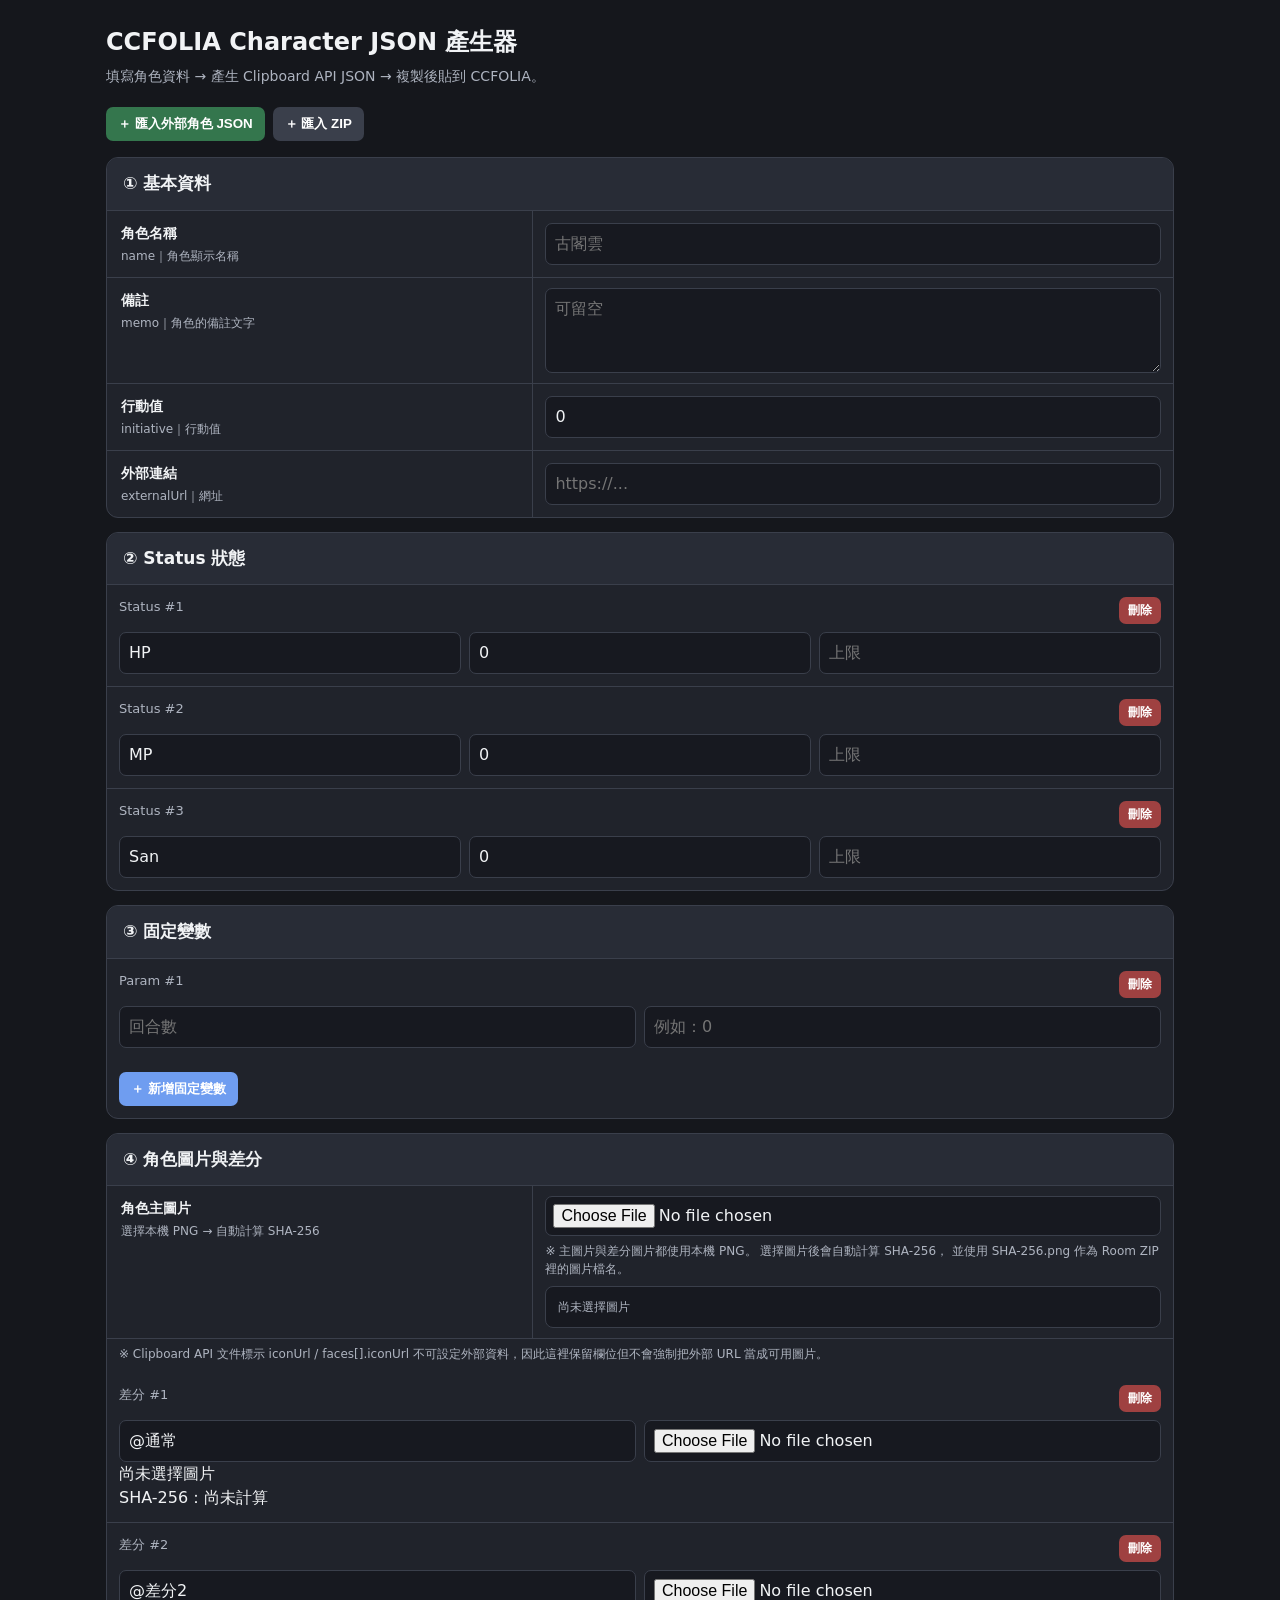
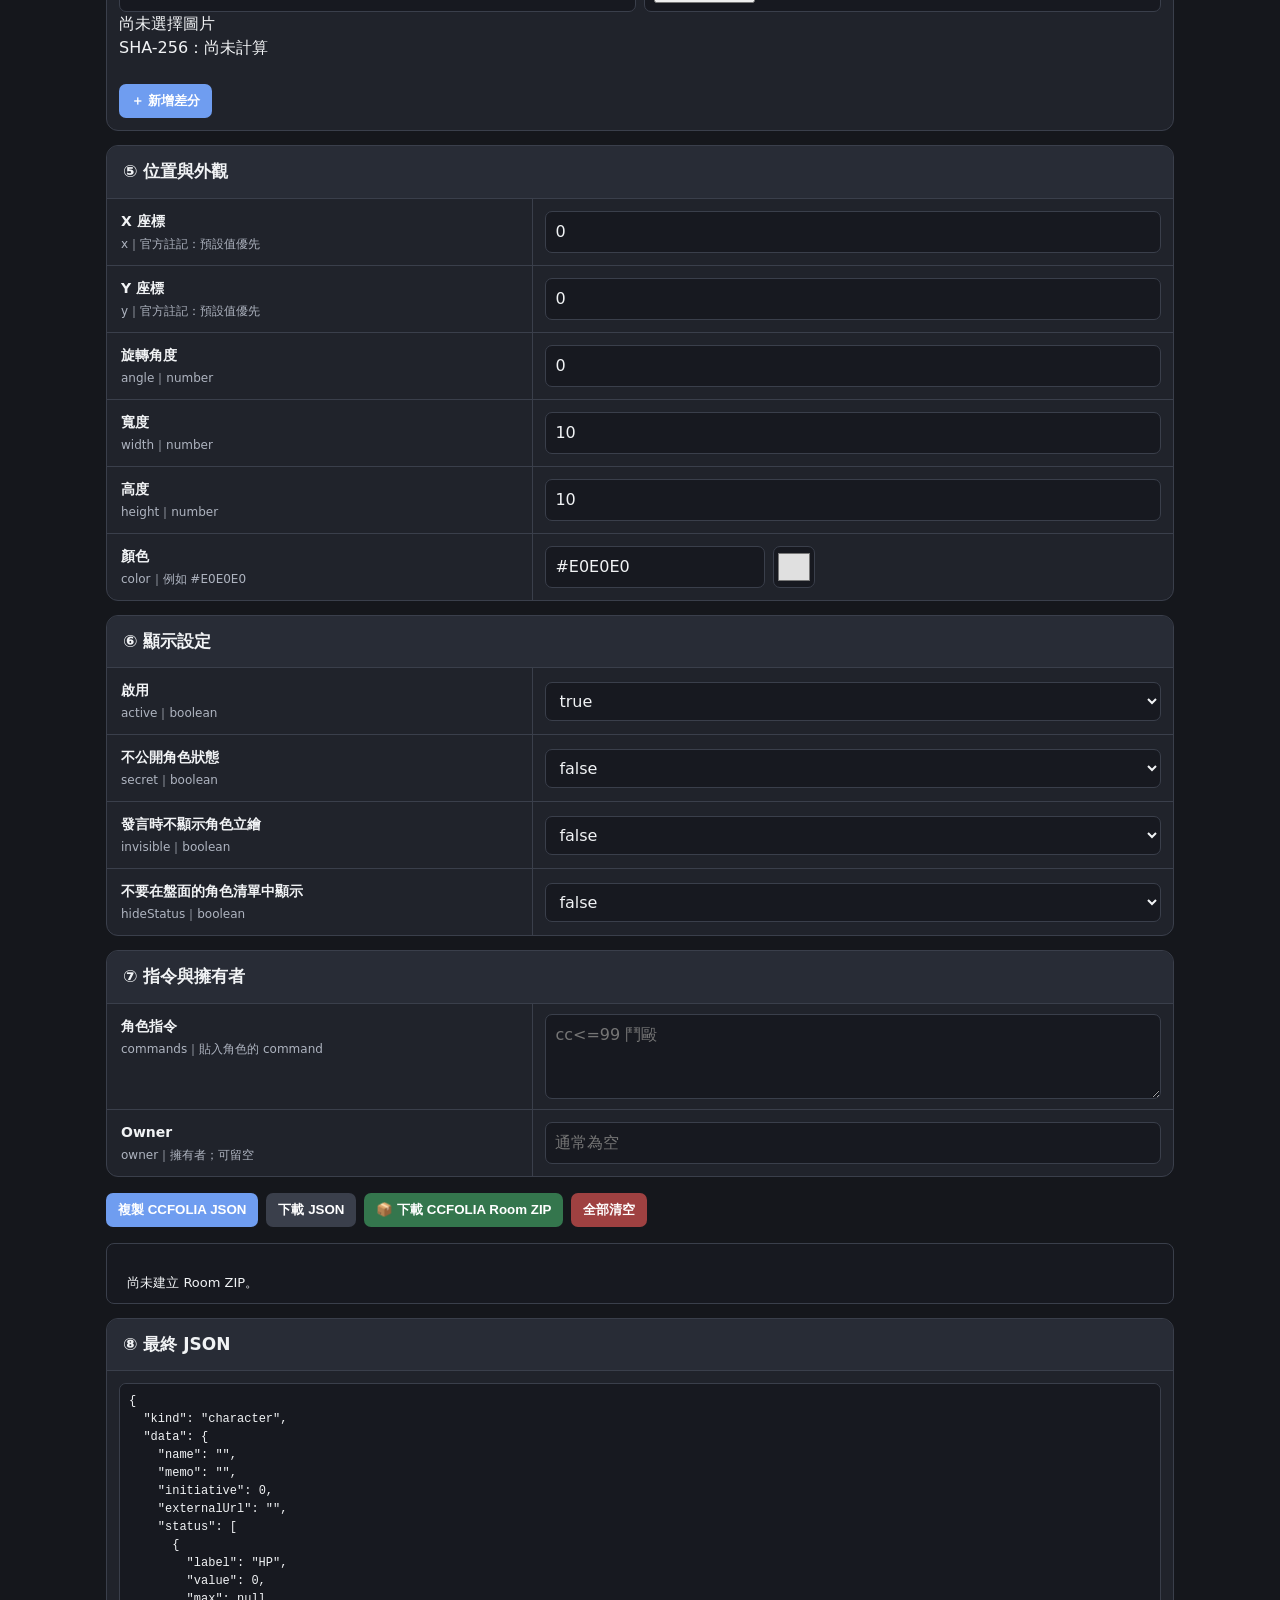
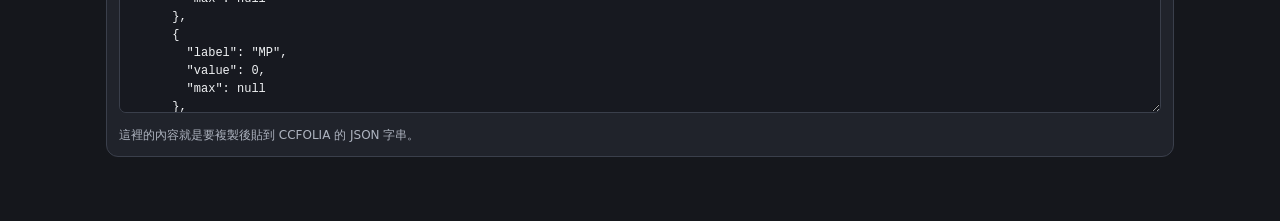
<file: ccfolia_character_json_tool_v1.5.html>
<!DOCTYPE html>
<html lang="zh-Hant">
<head>
<meta charset="UTF-8">
<meta name="viewport" content="width=device-width, initial-scale=1.0">
<title>CCFOLIA Character JSON 產生器</title>

<style>
  :root{
    --bg:#15171c;
    --panel:#20232b;
    --panel2:#282c36;
    --line:#3a3f4b;
    --text:#f1f3f5;
    --muted:#aeb4c0;
    --accent:#8ab4ff;
    --accent2:#6f9df0;
    --danger:#ff7b7b;
    --ok:#7bd99a
  }

  *{box-sizing:border-box}

  body{
    margin:0;
    background:var(--bg);
    color:var(--text);
    font-family:system-ui,-apple-system,"Noto Sans TC",sans-serif;
    line-height:1.5
  }

  .wrap{
    max-width:1100px;
    margin:0 auto;
    padding:24px 16px 50px
  }

  h1{
    font-size:24px;
    margin:0 0 6px
  }

  .sub{
    color:var(--muted);
    font-size:14px;
    margin-bottom:20px
  }

  .section{
    background:var(--panel);
    border:1px solid var(--line);
    border-radius:12px;
    margin:14px 0;
    overflow:hidden
  }

  .section h2{
    font-size:17px;
    margin:0;
    padding:13px 16px;
    background:var(--panel2);
    border-bottom:1px solid var(--line)
  }

  .grid{
    display:grid;
    grid-template-columns:1fr 1.5fr;
    gap:0;
    border-bottom:1px solid var(--line)
  }

  .grid:last-child{
    border-bottom:0
  }

  .label{
    padding:12px 14px;
    border-right:1px solid var(--line)
  }

  .label strong{
    display:block;
    font-size:14px
  }

  .label span{
    display:block;
    color:var(--muted);
    font-size:12px;
    margin-top:3px
  }

  .field{
    padding:10px 12px;
    display:flex;
    align-items:center;
    gap:8px
  }

  input,textarea,select{
    width:100%;
    background:#171920;
    color:var(--text);
    border:1px solid var(--line);
    border-radius:7px;
    padding:8px 9px;
    font:inherit;
    outline:none
  }

  input:focus,textarea:focus,select:focus{
    border-color:var(--accent)
  }

  textarea{
    min-height:85px;
    resize:vertical
  }

  .row{
    display:flex;
    gap:8px;
    width:100%;
    align-items:center
  }

  .row>*{
    flex:1
  }

  .row .small{
    flex:0 0 110px
  }

  button{
    border:0;
    border-radius:7px;
    padding:8px 12px;
    background:var(--accent2);
    color:#fff;
    font-weight:600;
    cursor:pointer
  }

  button:hover{
    filter:brightness(1.08)
  }

  .secondary{
    background:#3a3f4b
  }

  .danger{
    background:#9f4141
  }

  .success{
    background:#34764d
  }

  .mini{
    padding:5px 9px;
    font-size:12px
  }

  .repeat{
    padding:12px;
    border-bottom:1px solid var(--line)
  }

  .repeat:last-child{
    border-bottom:0
  }

  .repeat-head{
    display:flex;
    justify-content:space-between;
    gap:8px;
    margin-bottom:8px
  }

  .repeat-title{
    color:var(--muted);
    font-size:13px
  }

  .note{
    font-size:12px;
    color:var(--muted);
    margin-top:6px
  }

  .warn{
    color:#f0c36a
  }

  .ok{
    color:var(--ok)
  }

  .actions{
    display:flex;
    flex-wrap:wrap;
    gap:8px;
    margin:16px 0
  }

  .actions button{
    flex:0 0 auto
  }

  .jsonbox{
    position:relative
  }

  .jsonbox textarea{
    min-height:330px;
    font-family:ui-monospace,SFMono-Regular,Menlo,monospace;
    font-size:12px
  }

  .toast{
    position:fixed;
    right:16px;
    bottom:16px;
    background:#303641;
    border:1px solid var(--line);
    padding:10px 14px;
    border-radius:8px;
    display:none;
    box-shadow:0 8px 30px #0008
  }

  .toast.show{
    display:block
  }

  /* 匯入 JSON Modal */

  .modal{
    position:fixed;
    inset:0;
    background:rgba(0,0,0,.72);
    display:none;
    align-items:center;
    justify-content:center;
    z-index:9999;
    padding:20px
  }

  .modal.show{
    display:flex
  }

  .modal-box{
    width:min(900px,100%);
    max-height:90vh;
    overflow:auto;
    background:var(--panel);
    border:1px solid var(--line);
    border-radius:14px;
    box-shadow:0 20px 60px #000b
  }

  .modal-head{
    display:flex;
    align-items:center;
    justify-content:space-between;
    gap:10px;
    padding:14px 16px;
    background:var(--panel2);
    border-bottom:1px solid var(--line)
  }

  .modal-head h2{
    margin:0;
    font-size:18px
  }

  .modal-body{
    padding:16px
  }

  .modal-body textarea{
    width:100%;
    min-height:360px;
    resize:vertical;
    font-family:ui-monospace,SFMono-Regular,Menlo,monospace;
    font-size:12px;
    line-height:1.6
  }

  .modal-actions{
    display:flex;
    flex-wrap:wrap;
    gap:8px;
    margin-top:12px
  }

  .import-info{
    padding:10px 12px;
    margin-bottom:12px;
    border:1px solid var(--line);
    border-radius:8px;
    background:#171920;
    color:var(--muted);
    font-size:13px
  }

  .import-info strong{
    color:var(--text)
  }

  .import-error{
    color:var(--danger);
    margin-top:8px;
    font-size:13px;
    white-space:pre-wrap
  }

  .import-success{
    color:var(--ok);
    margin-top:8px;
    font-size:13px;
    white-space:pre-wrap
  }

/* =========================================================
   主圖片檔案選擇 / 預覽
========================================================= */

.image-file-box{
  width:100%;
}

.image-file-box input[type="file"]{
  padding:7px;
  cursor:pointer;
}

.image-file-info{
  margin-top:8px;
  padding:10px 12px;
  background:#171920;
  border:1px solid var(--line);
  border-radius:8px;
  font-size:12px;
  color:var(--muted);
  line-height:1.7;
  word-break:break-all;
}

.image-file-info strong{
  color:var(--text);
}

.image-preview{
  display:none;
  margin-top:10px;
  max-width:180px;
  max-height:180px;
  border:1px solid var(--line);
  border-radius:8px;
  background:#171920;
  object-fit:contain;
}

.image-preview.show{
  display:block;
}

.face-preview{
    display:none;
  margin-top:10px;
  max-width:180px;
  max-height:180px;
  border:1px solid var(--line);
  border-radius:8px;
  background:#171920;
  object-fit:contain;
}

.zip-status{
  margin-top:10px;
  padding:10px 12px;
  border-radius:8px;
  border:1px solid var(--line);
  background:#171920;
  font-size:13px;
  white-space:pre-wrap;
  word-break:break-all;
}

.zip-status.success{
  color:var(--ok);
}

.zip-status.error{
  color:var(--danger);
}

  @media(max-width:700px){
    .grid{
      grid-template-columns:1fr
    }

    .label{
      border-right:0;
      border-bottom:1px solid var(--line);
      padding-bottom:7px
    }

    .field{
      padding-top:8px
    }

    .row{
      flex-wrap:wrap
    }

    .row .small{
      flex:1 1 100px
    }
  }
</style>
</head>

<body>

<div class="wrap">

  <h1>CCFOLIA Character JSON 產生器</h1>

  <div class="sub">
    填寫角色資料 → 產生 Clipboard API JSON → 複製後貼到 CCFOLIA。
  </div>
 
  <!-- 匯入工具 -->
<div class="actions">

  <button
    class="success"
    onclick="openImportModal()"
  >
    ＋ 匯入外部角色 JSON
  </button>

  <!-- ZIP 匯入 -->
<button
  class="secondary"
  onclick="$('zipFile').click()"
>
  ＋ 匯入 ZIP
</button>

<input
  id="zipFile"
  type="file"
  accept=".zip,application/zip"
  style="display:none"
  onchange="handleZIPImport(event)"
>

</div>




  <!-- ==================== ① 基本資料 ==================== -->

  <div class="section">
    <h2>① 基本資料</h2>

    <div class="grid">
      <div class="label">
        <strong>角色名稱</strong>
        <span>name｜角色顯示名稱</span>
      </div>
      <div class="field">
        <input id="name" value="" placeholder="古閣雲" oninput="generate()">
      </div>
    </div>

    <div class="grid">
      <div class="label">
        <strong>備註</strong>
        <span>memo｜角色的備註文字</span>
      </div>
      <div class="field">
        <textarea id="memo" placeholder="可留空" oninput="generate()"></textarea>
      </div>
    </div>

    <div class="grid">
      <div class="label">
        <strong>行動值</strong>
        <span>initiative｜行動值</span>
      </div>
      <div class="field">
        <input id="initiative" type="number" value="0" oninput="generate()">
      </div>
    </div>

    <div class="grid">
      <div class="label">
        <strong>外部連結</strong>
        <span>externalUrl｜網址</span>
      </div>
      <div class="field">
        <input id="externalUrl" placeholder="https://..." oninput="generate()">
      </div>
    </div>
  </div>


  <!-- ==================== ② Status ==================== -->

  <div class="section">
    <h2>② Status 狀態</h2>
    <div id="statusList"></div>
  </div>


  <!-- ==================== ③ Params ==================== -->

  <div class="section">
    <h2>③ 固定變數</h2>

    <div id="paramsList"></div>

    <div style="padding:12px">
      <button onclick="addParam()">＋ 新增固定變數</button>
    </div>
  </div>


  <!-- ==================== ④ 圖片 ==================== -->

  <div class="section">
    <h2>④ 角色圖片與差分</h2>

<div class="grid">
  <div class="label">
    <strong>角色主圖片</strong>
    <span>選擇本機 PNG → 自動計算 SHA-256</span>
  </div>

  <div class="field">
    <div class="image-file-box">

      <input
        id="imageFile"
        type="file"
        accept="image/png,.png"
        onchange="handleImageFile(event)"
      >

      <div class="note">
  ※ 主圖片與差分圖片都使用本機 PNG。
  選擇圖片後會自動計算 SHA-256，
  並使用 SHA-256.png 作為 Room ZIP 裡的圖片檔名。
</div>

      <div
        id="originalImageName"
        class="image-file-info"
      >
        尚未選擇圖片
      </div>

      <div
        id="imageFileInfo"
        class="image-file-info"
        style="display:none"
      ></div>

      <img
        id="imagePreview"
        class="image-preview"
        alt="主圖片預覽"
      >

      <!--
        保留 iconUrl 這個欄位 ID，
        讓原本 generate() / JSON 匯入邏輯可以繼續使用。
        但它現在由選擇圖片後自動填入。
      -->
      <input
        id="iconUrl"
        type="hidden"
        value=""
      >

    </div>
  </div>
</div>
  
    <div class="note" style="padding:0 12px 10px">
      ※ Clipboard API 文件標示 iconUrl / faces[].iconUrl 不可設定外部資料，因此這裡保留欄位但不會強制把外部 URL 當成可用圖片。
    </div>

    <div id="facesList"></div>

    <div style="padding:12px">
      <button onclick="addFace()">＋ 新增差分</button>
    </div>
  </div>


  <!-- ==================== ⑤ 位置 ==================== -->

  <div class="section">
    <h2>⑤ 位置與外觀</h2>

    <div class="grid">
      <div class="label">
        <strong>X 座標</strong>
        <span>x｜官方註記：預設值優先</span>
      </div>

      <div class="field">
        <input id="x" type="number" value="0" oninput="generate()">
      </div>
    </div>

    <div class="grid">
      <div class="label">
        <strong>Y 座標</strong>
        <span>y｜官方註記：預設值優先</span>
      </div>

      <div class="field">
        <input id="y" type="number" value="0" oninput="generate()">
      </div>
    </div>

    <div class="grid">
      <div class="label">
        <strong>旋轉角度</strong>
        <span>angle｜number</span>
      </div>

      <div class="field">
        <input id="angle" type="number" value="0" oninput="generate()">
      </div>
    </div>

    <div class="grid">
      <div class="label">
        <strong>寬度</strong>
        <span>width｜number</span>
      </div>

      <div class="field">
        <input id="width" type="number" value="10" oninput="generate()">
      </div>
    </div>

    <div class="grid">
      <div class="label">
        <strong>高度</strong>
        <span>height｜number</span>
      </div>

      <div class="field">
        <input id="height" type="number" value="10" oninput="generate()">
      </div>
    </div>

    <div class="grid">
      <div class="label">
        <strong>顏色</strong>
        <span>color｜例如 #E0E0E0</span>
      </div>

      <div class="field">
        <div style="display:flex; align-items:center; gap:8px;">
  <input
    id="color"
    type="text"
    value="#E0E0E0"
    oninput="updateColorPreview()"
    style="flex:1;"
  >

  <input
    id="colorPreview"
    type="color"
    value="#E0E0E0"
    oninput="updateColorFromPicker()"
    style="
      width:42px;
      height:42px;
      padding:2px;
      cursor:pointer;
    "
    title="選擇顏色"
  >
</div>
      </div>
    </div>
  </div>


  <!-- ==================== ⑥ 顯示 ==================== -->

  <div class="section">
    <h2>⑥ 顯示設定</h2>

    <div class="grid">
      <div class="label">
        <strong>啟用</strong>
        <span>active｜boolean</span>
      </div>

      <div class="field">
        <select id="active" onchange="generate()">
          <option value="true">true</option>
          <option value="false">false</option>
        </select>
      </div>
    </div>

    <div class="grid">
      <div class="label">
        <strong>不公開角色狀態</strong>
        <span>secret｜boolean</span>
      </div>

      <div class="field">
        <select id="secret" onchange="generate()">
          <option value="false">false</option>
          <option value="true">true</option>
        </select>
      </div>
    </div>

    <div class="grid">
      <div class="label">
        <strong>發言時不顯示角色立繪</strong>
        <span>invisible｜boolean</span>
      </div>

      <div class="field">
        <select id="invisible" onchange="generate()">
          <option value="false">false</option>
          <option value="true">true</option>
        </select>
      </div>
    </div>

    <div class="grid">
      <div class="label">
        <strong>不要在盤面的角色清單中顯示</strong>
        <span>hideStatus｜boolean</span>
      </div>

      <div class="field">
        <select id="hideStatus" onchange="generate()">
          <option value="false">false</option>
          <option value="true">true</option>
        </select>
      </div>
    </div>
  </div>


  <!-- ==================== ⑦ 指令 ==================== -->

  <div class="section">
    <h2>⑦ 指令與擁有者</h2>

    <div class="grid">
      <div class="label">
        <strong>角色指令</strong>
        <span>commands｜貼入角色的 command</span>
      </div>

      <div class="field">
        <textarea
          id="commands"
          placeholder="cc<=99 鬥毆"
          oninput="generate()"
        ></textarea>
      </div>
    </div>

    <div class="grid">
      <div class="label">
        <strong>Owner</strong>
        <span>owner｜擁有者；可留空</span>
      </div>

      <div class="field">
        <input
          id="owner"
          value=""
          placeholder="通常為空"
          oninput="generate()"
        >
      </div>
    </div>
  </div>


  <!-- ==================== 操作按鈕 ==================== -->

  <div class="actions">

  <button onclick="copyJSON()">
    複製 CCFOLIA JSON
  </button>

  <button class="secondary" onclick="downloadJSON()">
    下載 JSON
  </button>

  <button
    class="success"
    onclick="downloadRoomZIP()"
  >
    📦 下載 CCFOLIA Room ZIP
  </button>

  <button class="danger" onclick="resetAll()">
    全部清空
  </button>

</div>

<div
  id="zipStatus"
  class="zip-status"
>
  尚未建立 Room ZIP。
</div>
  <!-- ==================== ⑧ JSON ==================== -->

  <div class="section jsonbox">

    <h2>⑧ 最終 JSON</h2>

    <div style="padding:12px">

      <textarea
        id="output"
        spellcheck="false"
        readonly
      ></textarea>

      <div class="note">
        這裡的內容就是要複製後貼到 CCFOLIA 的 JSON 字串。
      </div>

    </div>

  </div>

</div>


<!-- ========================================================= -->
<!-- 匯入 JSON 視窗 -->
<!-- ========================================================= -->

<div
  class="modal"
  id="importModal"
  onclick="closeImportModalOutside(event)"
>

  <div class="modal-box">

    <div class="modal-head">

      <h2>匯入外部角色 JSON</h2>

      <button
        class="secondary mini"
        onclick="closeImportModal()"
      >
        ✕ 關閉
      </button>

    </div>

    <div class="modal-body">

      <div class="import-info">

        <strong>使用方式：</strong>
        把 CCFOLIA / 外部工具匯出的角色 JSON 貼到下面。

        <br>

        支援一般 JSON，也支援
        <span class="warn">
          "{""kind"":""character""...}"
        </span>
        這種被 Excel / CSV 包過的格式。

        <br>

        匯入後會自動填入：
        <strong>
          名稱、行動值、Status、固定變數、指令、備註、圖片、位置與顯示設定
        </strong>。
      </div>


      <textarea
        id="importInput"
        spellcheck="false"
        placeholder="請把外部角色 JSON 貼在這裡..."
      ></textarea>


      <div id="importMessage"></div>


      <div class="modal-actions">

        <button onclick="importCharacterJSON()">
          匯入並填入表單
        </button>

        <button
          class="secondary"
          onclick="clearImportInput()"
        >
          清空
        </button>

        <button
          class="danger"
          onclick="closeImportModal()"
        >
          取消
        </button>

      </div>

    </div>

  </div>

</div>


<div class="toast" id="toast"></div>


<script>

/* =========================================================
   基本工具
========================================================= */

const $ = id => document.getElementById(id);
/* =========================================================
   主圖片：本機 PNG
========================================================= */

let selectedImageFile = null;
let selectedImageBytes = null;
let selectedImageHash = null;
let selectedImageObjectURL = null;

const faceImageData = new WeakMap();


/*
  將 ArrayBuffer / Uint8Array
  轉成 SHA-256 小寫十六進位字串
*/
async function sha256Hex(bytes){

  const buffer =
    bytes instanceof ArrayBuffer
      ? bytes
      : bytes.buffer.slice(
          bytes.byteOffset,
          bytes.byteOffset + bytes.byteLength
        );

  const hashBuffer =
    await crypto.subtle.digest(
      'SHA-256',
      buffer
    );

  const hashArray =
    Array.from(
      new Uint8Array(hashBuffer)
    );

  return hashArray
    .map(
      b => b.toString(16).padStart(2,'0')
    )
    .join('');
}


/*
  選擇主圖片
*/
async function handleImageFile(event){

  const file =
    event.target.files &&
    event.target.files[0];


  selectedImageFile = null;
  selectedImageBytes = null;
  selectedImageHash = null;


  if(selectedImageObjectURL){

    URL.revokeObjectURL(
      selectedImageObjectURL
    );

    selectedImageObjectURL = null;

  }


  $('iconUrl').value = '';

  $('imageFileInfo').style.display =
    'none';

  $('imageFileInfo').innerHTML =
    '';

  $('imagePreview').classList.remove(
    'show'
  );

  $('imagePreview').removeAttribute(
    'src'
  );


  if(!file){

    $('originalImageName').textContent =
      '尚未選擇圖片';

    generate();

    return;
  }


  /*
    目前只接受 PNG。
    SHA-256 是對原始 PNG bytes 計算。
  */

  const isPNG =
    file.type === 'image/png' ||
    file.name.toLowerCase().endsWith('.png');


  if(!isPNG){

    $('originalImageName').innerHTML =
      '<span class="warn">❌ 請選擇 PNG 圖片。</span>';

    $('imageFile').value = '';

    return;
  }


  try{

    const arrayBuffer =
      await file.arrayBuffer();

    const bytes =
      new Uint8Array(arrayBuffer);


    const hash =
      await sha256Hex(bytes);


    selectedImageFile =
      file;

    selectedImageBytes =
      bytes;

    selectedImageHash =
      hash;


    /*
      ZIP 裡的實際檔名
    */
    const imageFilename =
      hash + '.png';


    /*
      iconUrl 使用 ZIP 裡真正的檔名
    */
    $('iconUrl').value =
      imageFilename;


    /*
      顯示本機原始檔名
    */
    $('originalImageName').innerHTML =
      '<strong>本機檔名：</strong> ' +
      escapeHTML(file.name);


    /*
      顯示圖片資訊
    */
    $('imageFileInfo').style.display =
      'block';

    $('imageFileInfo').innerHTML =
      '<strong>ZIP 圖片檔名：</strong> ' +
      escapeHTML(imageFilename) +
      '<br>' +
      '<strong>SHA-256：</strong> ' +
      escapeHTML(hash) +
      '<br>' +
      '<strong>檔案大小：</strong> ' +
      file.size.toLocaleString() +
      ' bytes';


    /*
      圖片預覽
    */
    selectedImageObjectURL =
      URL.createObjectURL(file);

    $('imagePreview').src =
      selectedImageObjectURL;

    $('imagePreview').classList.add(
      'show'
    );


    generate();


  }catch(error){

    console.error(error);

    $('originalImageName').innerHTML =
      '<span class="warn">' +
      '❌ 讀取圖片失敗：' +
      escapeHTML(error.message) +
      '</span>';

  }

}

async function handleFaceImageFile(event, row){

  const file =
    event.target.files &&
    event.target.files[0];

  if(!file){
    return;
  }

  const isPNG =
    file.type === 'image/png' ||
    file.name.toLowerCase().endsWith('.png');

  if(!isPNG){
    alert('差分圖片只能使用 PNG。');
    event.target.value = '';
    return;
  }

  try{

    const buffer =
      await file.arrayBuffer();

    const bytes =
      new Uint8Array(buffer);

    const hash =
      await sha256Hex(bytes);

    const filename =
      hash + '.png';

    faceImageData.set(
      row,
      {
        file,
        bytes,
        hash,
        filename
      }
    );

    const urlInput =
      row.querySelector('.f-url');

    urlInput.value =
      filename;

    const originalName =
      row.querySelector('.face-original-name');

    originalName.textContent =
      '原始檔案：' + file.name;

    const hashName =
      row.querySelector('.face-hash-name');

    hashName.textContent =
      'ZIP 檔名：' + filename;

    const preview =
      row.querySelector('.face-preview');

    if(row._faceObjectURL){
      URL.revokeObjectURL(
        row._faceObjectURL
      );
    }

    const objectURL =
      URL.createObjectURL(file);

    row._faceObjectURL =
      objectURL;

    preview.src =
      objectURL;

    preview.style.display =
      'block';

    generate();

  }catch(error){

    console.error(
      '差分圖片處理失敗：',
      error
    );

    alert(
      '差分圖片處理失敗，請確認圖片是否為有效 PNG。'
    );

  }
}

function num(id){
  return Number($(id).value) || 0;
}

function bool(id){
  return $(id).value === 'true';
}

function updateColorPreview(){

  const text =
    $('color').value.trim();

  if(
    /^#[0-9A-Fa-f]{6}$/.test(text)
  ){

    $('colorPreview').value =
      text;

  }

  generate();

}


function updateColorFromPicker(){

  $('color').value =
    $('colorPreview').value;

  generate();

}
/* =========================================================
   重複欄位
========================================================= */

function makeRow(type,index,data={}){

  const div = document.createElement('div');

  div.className = 'repeat';

  div.dataset.type = type;


  if(type === 'status'){

    div.innerHTML = `
      <div class="repeat-head">

        <span class="repeat-title">
          Status #${index+1}
        </span>

        <button
          class="danger mini"
          onclick="
            this.closest('.repeat').remove();
            renumber('status');
            generate()
          "
        >
          刪除
        </button>

      </div>

      <div class="row">

        <input
          class="s-label"
          placeholder="HP"
          value="${esc(data.label || '')}"
        >

        <input
          class="s-value"
          type="number"
          placeholder="目前值"
          value="${data.value ?? 0}"
        >

        <input
          class="s-max"
          type="number"
          placeholder="上限"
          value="${data.max ?? ''}"
        >

      </div>
    `;
  }


  if(type === 'param'){

    div.innerHTML = `
      <div class="repeat-head">

        <span class="repeat-title">
          Param #${index+1}
        </span>

        <button
          class="danger mini"
          onclick="
            this.closest('.repeat').remove();
            renumber('param');
            generate()
          "
        >
          刪除
        </button>

      </div>

      <div class="row">

        <input
          class="p-label"
          placeholder="回合數"
          value="${esc(data.label || '')}"
        >

        <input
          class="p-value"
          placeholder="例如：0"
          value="${esc(data.value ?? '')}"
        >

      </div>
    `;
  }


 if(type === 'face'){

  div.innerHTML = `
    <div class="repeat-head">

      <span class="repeat-title">
        差分 #${index+1}
      </span>

      <button
        class="danger mini"
        onclick="
          this.closest('.repeat').remove();
          renumber('face');
          generate()
        "
      >
        刪除
      </button>

    </div>

    <div class="row">

      <input
        class="f-label"
        placeholder="@差分1"
        value="${esc(data.label || '')}"
      >

      <input
        class="f-file"
        type="file"
        accept="image/png,.png"
      >

    </div>

    <div class="face-image-info">

      <div class="face-original-name">
        尚未選擇圖片
      </div>

      <div class="face-hash-name">
        SHA-256：尚未計算
      </div>

      <img
        class="face-preview"
        style="display:none"
      >

    </div>

    <input
      class="f-url"
      type="hidden"
      value="${esc(data.iconUrl || '')}"
    >
  `;

  const fileInput =
    div.querySelector('.f-file');

  const labelInput =
    div.querySelector('.f-label');

  fileInput.addEventListener(
    'change',
    event => {
      handleFaceImageFile(
        event,
        div
      );
    }
  );

  labelInput.addEventListener(
    'input',
    generate
  );

}


  div.querySelectorAll('input')
    .forEach(x => x.addEventListener('input',generate));

  return div;
}


function esc(s){

  return String(s)
    .replace(/&/g,'&amp;')
    .replace(/</g,'&lt;')
    .replace(/"/g,'&quot;');

}


/* =========================================================
   新增 Status / Param / Face
========================================================= */

function addStatus(data={}){

  $('statusList').appendChild(
    makeRow(
      'status',
      $('statusList').children.length,
      data
    )
  );

  generate();
}


function addParam(data={}){

  $('paramsList').appendChild(
    makeRow(
      'param',
      $('paramsList').children.length,
      data
    )
  );

  generate();
}


function addFace(data={}){

  $('facesList').appendChild(
    makeRow(
      'face',
      $('facesList').children.length,
      data
    )
  );

  generate();
}


function renumber(type){

  const root =
    $(
      type === 'status'
        ? 'statusList'
        : type === 'param'
          ? 'paramsList'
          : 'facesList'
    );


  [...root.children].forEach((el,i)=>{

    el.querySelector('.repeat-title').textContent =
      type === 'face'
        ? '差分 #' + (i+1)
        : (type === 'status' ? 'Status #' : 'Param #') + (i+1);

  });

}


/* =========================================================
   產生 JSON
========================================================= */

function generate(){

  const status =
    [...$('statusList').children].map(r => ({

      label:
        r.querySelector('.s-label').value,

      value:
        Number(
          r.querySelector('.s-value').value
        ) || 0,

      max:
        r.querySelector('.s-max').value === ''
          ? null
          : Number(
              r.querySelector('.s-max').value
            )

    }));


  const params =
    [...$('paramsList').children].map(r => ({

      label:
        r.querySelector('.p-label').value,

      value:
        r.querySelector('.p-value').value

    }));


  const faces =
    [...$('facesList').children].map(r => ({

      iconUrl:
        r.querySelector('.f-url').value || null,

      label:
        r.querySelector('.f-label').value

    }));


  const data = {

    name:
      $('name').value,

    memo:
      $('memo').value,

    initiative:
      num('initiative'),

    externalUrl:
      $('externalUrl').value,

    status,

    params,

    iconUrl:
      $('iconUrl').value || null,

    faces,

    x:
      num('x'),

    y:
      num('y'),

    angle:
      num('angle'),

    width:
      num('width'),

    height:
      num('height'),

    active:
      bool('active'),

    secret:
      bool('secret'),

    invisible:
      bool('invisible'),

    hideStatus:
      bool('hideStatus'),

    color:
      $('color').value,

    commands:
      $('commands').value,

    owner:
      $('owner').value || null

  };


  $('output').value =
    JSON.stringify(
      {
        kind:'character',
        data
      },
      null,
      2
    );
}


/* =========================================================
   複製 / 下載
========================================================= */

async function copyJSON(){

  generate();

  try{

    await navigator.clipboard.writeText(
      $('output').value
    );

    toast(
      'JSON 已複製，可以貼到 CCFOLIA。'
    );

  }catch(e){

    $('output').select();

    document.execCommand('copy');

    toast('JSON 已複製。');

  }
}


function downloadJSON(){

  generate();

  const blob =
    new Blob(
      [$('output').value],
      {type:'application/json'}
    );

  const a =
    document.createElement('a');

  a.href =
    URL.createObjectURL(blob);

  a.download =
    'ccfolia-character.json';

  a.click();

  URL.revokeObjectURL(a.href);
}


/* =========================================================
   JSON 匯入 Modal
========================================================= */

function openImportModal(){

  $('importModal').classList.add('show');

  $('importInput').focus();

}


function closeImportModal(){

  $('importModal').classList.remove('show');

}


function closeImportModalOutside(event){

  if(event.target === $('importModal')){

    closeImportModal();

  }

}


function clearImportInput(){

  $('importInput').value = '';

  $('importMessage').innerHTML = '';

}


/* =========================================================
   JSON 正規化 / 解析
========================================================= */

/*
  這裡是這次最重要的部分。

  支援：

  ① 正常 JSON
     {"kind":"character","data":{...}}

  ② JSON 字串
     "{\"kind\":\"character\",\"data\":{...}}"

  ③ Excel / CSV 常見雙引號格式
     "{""kind"":""character"",""data"":{...}}"
*/


function normalizeImportedJSON(raw){

  let text = String(raw || '').trim();

  if(!text){

    throw new Error(
      '沒有輸入任何 JSON。'
    );

  }


  /*
    第一層：直接解析
  */

  try{

    const direct =
      JSON.parse(text);

    /*
      如果解析結果本身是一個字串，
      代表 JSON 又被包了一層。
    */

    if(typeof direct === 'string'){

      return normalizeImportedJSON(direct);

    }

    return direct;

  }catch(e){

    /*
      繼續嘗試特殊格式
    */


    let candidate = text;


    /*
      Excel / CSV 雙引號：

      "{""kind"":""character""}"

      先把最外層的 " 去掉
    */

    if(
      candidate.startsWith('"') &&
      candidate.endsWith('"')
    ){

      candidate =
        candidate.slice(
          1,
          -1
        );

    }


    /*
      將 "" 還原成 "
    */

    candidate =
      candidate.replace(/""/g,'"');


    /*
      再解析
    */

    try{

      const result =
        JSON.parse(candidate);

      if(typeof result === 'string'){

        return normalizeImportedJSON(result);

      }

      return result;

    }catch(e2){

      throw new Error(
        'JSON 格式無法解析。\n\n' +
        '請確認你貼上的內容是完整 JSON。\n\n' +
        '目前系統已嘗試：\n' +
        '・一般 JSON\n' +
        '・被字串包住的 JSON\n' +
        '・Excel / CSV 雙引號格式'
      );

    }

  }

}


/* =========================================================
   匯入角色
========================================================= */

function importCharacterJSON(){

  const raw =
    $('importInput').value;


  let obj;


  /*
    嘗試解析
  */

  try{

    obj =
      normalizeImportedJSON(raw);

  }catch(error){

    $('importMessage').innerHTML =
      `<div class="import-error">
        ❌ ${escapeHTML(error.message)}
      </div>`;

    return;

  }


  /*
    支援：

    {
      kind:"character",
      data:{...}
    }

    或直接：

    {
      name:"...",
      status:[...]
    }
  */

  const d =
    obj.data || obj;


  /*
    基本確認
  */

  if(
    !d ||
    typeof d !== 'object' ||
    Array.isArray(d)
  ){

    $('importMessage').innerHTML =
      `<div class="import-error">
        ❌ 找不到有效的角色資料。
      </div>`;

    return;

  }


  /*
    先確認至少有角色相關欄位
  */

  const hasCharacterData =
    d.name !== undefined ||
    d.status !== undefined ||
    d.params !== undefined ||
    d.commands !== undefined ||
    d.initiative !== undefined;


  if(!hasCharacterData){

    $('importMessage').innerHTML =
      `<div class="import-error">
        ❌ 這份 JSON 看起來不是 CCFOLIA Character JSON。
      </div>`;

    return;

  }


  /*
    填入基本資料
  */

  setValueIfExists(
    'name',
    d.name,
    ''
  );

  setValueIfExists(
    'memo',
    d.memo,
    ''
  );

  setNumberIfExists(
    'initiative',
    d.initiative
  );

  setValueIfExists(
    'externalUrl',
    d.externalUrl,
    ''
  );

  setValueIfExists(
    'iconUrl',
    d.iconUrl,
    ''
  );


  /*
    位置
  */

  setNumberIfExists('x',d.x);
  setNumberIfExists('y',d.y);
  setNumberIfExists('angle',d.angle);
  setNumberIfExists('width',d.width);
  setNumberIfExists('height',d.height);


  /*
    外觀
  */

  setValueIfExists(
    'color',
    d.color,
    '#E0E0E0'
  );


  /*
    boolean
  */

  setBooleanIfExists(
    'active',
    d.active,
    true
  );

  setBooleanIfExists(
    'secret',
    d.secret,
    false
  );

  setBooleanIfExists(
    'invisible',
    d.invisible,
    false
  );

  setBooleanIfExists(
    'hideStatus',
    d.hideStatus,
    false
  );


  /*
    指令
  */

  setValueIfExists(
    'commands',
    d.commands,
    ''
  );


  /*
    owner
  */

  setValueIfExists(
    'owner',
    d.owner,
    ''
  );


  /*
    Status
  */

  $('statusList').innerHTML = '';


  if(Array.isArray(d.status)){

    d.status.forEach(status => {

      addStatus({

        label:
          status?.label ?? '',

        value:
          status?.value ?? 0,

        max:
          status?.max ?? ''

      });

    });

  }


  /*
    Params
  */

  $('paramsList').innerHTML = '';


  if(Array.isArray(d.params)){

    d.params.forEach(param => {

      addParam({

        label:
          param?.label ?? '',

        value:
          param?.value ?? ''

      });

    });

  }


  /*
    Faces
  */

  $('facesList').innerHTML = '';


  if(Array.isArray(d.faces)){

    d.faces.forEach(face => {

      addFace({

        label:
          face?.label ?? '',

        iconUrl:
          face?.iconUrl ?? ''

      });

    });

  }


  /*
    如果外部 JSON 沒有 faces，
    就不自動新增預設差分。
  */


  /*
    最後重新產生 JSON
  */

  generate();


  /*
    統計匯入內容
  */

  const statusCount =
    Array.isArray(d.status)
      ? d.status.length
      : 0;

  const paramCount =
    Array.isArray(d.params)
      ? d.params.length
      : 0;

  const faceCount =
    Array.isArray(d.faces)
      ? d.faces.length
      : 0;


  $('importMessage').innerHTML =
    `<div class="import-success">
      ✓ 匯入成功！

      <br>
      角色：${escapeHTML(String(d.name ?? '未命名'))}

      <br>
      Status：${statusCount} 個

      固定變數：${paramCount} 個

      差分：${faceCount} 個

      指令：${d.commands ? '已匯入' : '無'}

    </div>`;


  /*
    稍微延遲後關閉視窗
  */

  setTimeout(() => {

    closeImportModal();

  },700);

}

/* =========================================================
   ZIP 解析
========================================================= */

/*
  解析本工具建立的 Store ZIP。

  ZIP 內容：

    __data.json
    .token
    <sha256>.png
    <sha256>.png
    ...

  目前工具產生的 ZIP 使用：
    Store / 不壓縮
*/
async function readStoredZIP(file){

  const buffer =
    await file.arrayBuffer();

  const bytes =
    new Uint8Array(buffer);

  const decoder =
    new TextDecoder('utf-8');

  const entries = {};

  let offset = 0;


  while(
    offset + 30 <= bytes.length
  ){

    const signature =
      readU32LE(
        bytes,
        offset
      );


    /*
      Local File Header
    */
    if(
      signature !== 0x04034b50
    ){

      break;

    }


    const flags =
      readU16LE(
        bytes,
        offset + 6
      );


    const method =
      readU16LE(
        bytes,
        offset + 8
      );


    const compressedSize =
      readU32LE(
        bytes,
        offset + 18
      );


    const uncompressedSize =
      readU32LE(
        bytes,
        offset + 22
      );


    const nameLength =
      readU16LE(
        bytes,
        offset + 26
      );


    const extraLength =
      readU16LE(
        bytes,
        offset + 28
      );


    /*
      本工具建立的 ZIP 使用 Store，
      不使用壓縮。
    */
    if(method !== 0){

      throw new Error(
        '這個 ZIP 使用壓縮格式。\\n' +
        '目前只支援本工具建立的 ZIP。'
      );

    }


    /*
      不支援 Data Descriptor。
      本工具建立的 ZIP 不會使用。
    */
    if(flags & 0x0008){

      throw new Error(
        '這個 ZIP 使用 Data Descriptor，' +
        '不是本工具建立的 ZIP。'
      );

    }


    const nameStart =
      offset + 30;


    const nameEnd =
      nameStart + nameLength;


    const dataStart =
      nameEnd + extraLength;


    const dataEnd =
      dataStart + compressedSize;


    if(
      dataEnd > bytes.length
    ){

      throw new Error(
        'ZIP 檔案內容不完整。'
      );

    }


    const name =
      decoder.decode(
        bytes.slice(
          nameStart,
          nameEnd
        )
      );


    const data =
      bytes.slice(
        dataStart,
        dataEnd
      );


    /*
      Store ZIP：
      壓縮大小 = 原始大小
    */
    if(
      compressedSize !==
      uncompressedSize
    ){

      throw new Error(
        'ZIP 資料大小驗證失敗。'
      );

    }


    entries[name] =
      data;


    offset =
      dataEnd;

  }


  /*
    必須存在 __data.json
  */
  if(
    !entries['__data.json']
  ){

    throw new Error(
      'ZIP 裡找不到 __data.json。\\n' +
      '請確認這是本工具建立的 CCFOLIA Room ZIP。'
    );

  }


  return entries;

}


/*
  讀取 ZIP Little Endian 16-bit
*/
function readU16LE(
  bytes,
  offset
){

  return (
    bytes[offset] |
    (
      bytes[offset + 1]
      << 8
    )
  );

}


/*
  讀取 ZIP Little Endian 32-bit
*/
function readU32LE(
  bytes,
  offset
){

  return (
    bytes[offset] |
    (
      bytes[offset + 1]
      << 8
    ) |
    (
      bytes[offset + 2]
      << 16
    ) |
    (
      bytes[offset + 3]
      << 24
    )
  ) >>> 0;

}


/* =========================================================
   ZIP 匯入
========================================================= */

async function handleZIPImport(event){

  const file =
    event.target.files &&
    event.target.files[0];


  /*
    清空 input。
    這樣之後重新選同一個 ZIP，
    也可以再次觸發 change。
  */
  event.target.value = '';


  if(!file){

    return;

  }


  try{

    /*
      讀取 ZIP
    */
    const entries =
      await readStoredZIP(file);


    /*
      讀取 __data.json
    */
    const jsonText =
      new TextDecoder('utf-8').decode(
        entries['__data.json']
      );


    const roomData =
      JSON.parse(jsonText);


    /*
      找角色
    */
    const characters =
      roomData
        ?.entities
        ?.characters;


    if(
      !characters ||
      typeof characters !== 'object'
    ){

      throw new Error(
        '找不到 entities.characters。\\n' +
        '這不是有效的 CCFOLIA Room ZIP。'
      );

    }


    const characterList =
      Object.values(
        characters
      );


    if(
      characterList.length === 0
    ){

      throw new Error(
        'ZIP 裡沒有角色。'
      );

    }


    /*
      本工具預期一個 ZIP 只有一個角色。
      如果有多個，使用第一個。
    */
    const character =
      characterList[0];


    /*
      =====================================================
      角色資料
      =====================================================
    */

    loadJSON(
      character
    );


    /*
      =====================================================
      主圖片
      =====================================================
    */

    const mainFilename =
      character.iconUrl;


    if(
      !mainFilename ||
      !entries[mainFilename]
    ){

      throw new Error(
        '找不到角色主圖片：' +
        String(
          mainFilename ||
          '未指定'
        )
      );

    }


    const mainBytes =
      entries[mainFilename];


    /*
      計算主圖片 SHA-256
    */
    const mainHash =
      await sha256Hex(
        mainBytes
      );


    /*
      清除舊主圖片 Object URL
    */
    if(
      selectedImageObjectURL
    ){

      URL.revokeObjectURL(
        selectedImageObjectURL
      );

      selectedImageObjectURL =
        null;

    }


    /*
      建立新的 File
    */
    selectedImageFile =
      new File(
        [mainBytes],
        mainFilename,
        {
          type:'image/png'
        }
      );


    selectedImageBytes =
      mainBytes;


    selectedImageHash =
      mainHash;


    /*
      iconUrl 使用 ZIP 裡實際檔名
    */
    $('iconUrl').value =
      mainFilename;


    /*
      主圖片預覽
    */
    selectedImageObjectURL =
      URL.createObjectURL(
        new Blob(
          [mainBytes],
          {
            type:'image/png'
          }
        )
      );


    $('imagePreview').src =
      selectedImageObjectURL;


    $('imagePreview')
      .classList
      .add('show');


    /*
      主圖片資訊
    */
    if(
      $('originalImageName')
    ){

      $('originalImageName')
        .textContent =
          'ZIP：' +
          mainFilename;

    }


    if(
      $('imageFileInfo')
    ){

      $('imageFileInfo')
        .style
        .display =
          'block';


      $('imageFileInfo')
        .innerHTML =
          '<strong>ZIP 圖片檔名：</strong> ' +
          escapeHTML(
            mainFilename
          ) +
          '<br>' +

          '<strong>SHA-256：</strong> ' +
          escapeHTML(
            mainHash
          ) +
          '<br>' +

          '<strong>檔案大小：</strong> ' +
          mainBytes.length
            .toLocaleString() +
          ' bytes';

    }


    /*
      =====================================================
      差分圖片
      =====================================================
    */

    const faceRows =
      [
        ...$('facesList').children
      ];


    const importedFaces =
      Array.isArray(
        character.faces
      )
        ? character.faces
        : [];


    importedFaces.forEach(
      (face,index) => {

        const row =
          faceRows[index];


        if(!row){

          return;

        }


        const filename =
          face.iconUrl;


        /*
          ZIP 裡找不到這張差分
        */
        if(
          !filename ||
          !entries[filename]
        ){

          return;

        }


        const faceBytes =
          entries[filename];


        /*
          檢查 PNG Header
        */
        const isPNG =
          faceBytes.length >= 8 &&

          faceBytes[0] === 0x89 &&
          faceBytes[1] === 0x50 &&
          faceBytes[2] === 0x4e &&
          faceBytes[3] === 0x47 &&
          faceBytes[4] === 0x0d &&
          faceBytes[5] === 0x0a &&
          faceBytes[6] === 0x1a &&
          faceBytes[7] === 0x0a;


        if(!isPNG){

          console.warn(
            '差分圖片不是有效 PNG：',
            filename
          );

          return;

        }


        /*
          儲存差分圖片資料
        */
        faceImageData.set(
          row,
          {
            file:
              new File(
                [faceBytes],
                filename,
                {
                  type:'image/png'
                }
              ),

            bytes:
              faceBytes,

            hash:
              null,

            filename:
              filename
          }
        );


        /*
          hidden iconUrl
        */
        row.querySelector(
          '.f-url'
        ).value =
          filename;


        /*
          顯示檔名
        */
        row.querySelector(
          '.face-original-name'
        ).textContent =
          'ZIP：' +
          filename;


        /*
          顯示 SHA-256
        */
        row.querySelector(
          '.face-hash-name'
        ).textContent =
          'SHA-256：計算中';


        /*
          差分圖片預覽
        */
        if(
          row._faceObjectURL
        ){

          URL.revokeObjectURL(
            row._faceObjectURL
          );

        }


        row._faceObjectURL =
          URL.createObjectURL(
            new Blob(
              [faceBytes],
              {
                type:'image/png'
              }
            )
          );


        const preview =
          row.querySelector(
            '.face-preview'
          );


        preview.src =
          row._faceObjectURL;


        preview.style.display =
          'block';


        /*
          計算 SHA-256
        */
        sha256Hex(
          faceBytes
        ).then(hash => {

          const image =
            faceImageData.get(
              row
            );


          if(image){

            image.hash =
              hash;

          }


          row.querySelector(
            '.face-hash-name'
          ).textContent =
            'SHA-256：' +
            hash;

        });

      }
    );


    /*
      重新產生 JSON
    */
    generate();


    /*
      完成
    */
    toast(
      '✓ ZIP 匯入成功！'
    );


  }catch(error){

    console.error(
      'ZIP 匯入失敗：',
      error
    );


    alert(
      'ZIP 匯入失敗：\\n\\n' +
      error.message
    );

  }

}
/* =========================================================
   匯入輔助函式
========================================================= */

function setValueIfExists(id,value,fallback=''){

  if($(id)){

    $(id).value =
      value == null
        ? fallback
        : String(value);

  }

}


function setNumberIfExists(id,value){

  if($(id) && value !== undefined && value !== null){

    const n =
      Number(value);

    if(!Number.isNaN(n)){

      $(id).value = n;

    }

  }

}


function setBooleanIfExists(
  id,
  value,
  fallback
){

  if(!$(id)) return;


  if(value === undefined || value === null){

    $(id).value =
      String(fallback);

  }else{

    $(id).value =
      String(Boolean(value));

  }

}


function escapeHTML(text){

  return String(text)
    .replace(/&/g,'&amp;')
    .replace(/</g,'&lt;')
    .replace(/>/g,'&gt;')
    .replace(/"/g,'&quot;')
    .replace(/'/g,'&#039;');

}


/* =========================================================
   舊版 loadJSON
========================================================= */

function loadJSON(obj){

  const d =
    obj.data || obj;


  [
    'name',
    'memo',
    'externalUrl',
    'iconUrl',
    'color',
    'commands',
    'owner'
  ].forEach(k => {

    if($(k) && d[k] != null){

      $(k).value =
        d[k] ?? '';

    }

  });


  [
    'initiative',
    'x',
    'y',
    'angle',
    'width',
    'height'
  ].forEach(k => {

    if($(k) && d[k] != null){

      $(k).value =
        d[k];

    }

  });


  [
    'active',
    'secret',
    'invisible',
    'hideStatus'
  ].forEach(k => {

    if($(k) && d[k] != null){

      $(k).value =
        String(d[k]);

    }

  });


  $('statusList').innerHTML = '';

  $('paramsList').innerHTML = '';

  $('facesList').innerHTML = '';


  (d.status || [])
    .forEach(addStatus);


  (d.params || [])
    .forEach(addParam);


  (d.faces || [])
    .forEach(addFace);


  generate();

}


/* =========================================================
   清空
========================================================= */

function resetAll(){

  if(
    !confirm(
      '確定要清空全部欄位嗎？'
    )
  ) return;
  /*
    清除主圖片狀態
  */
  selectedImageFile = null;
  selectedImageBytes = null;
  selectedImageHash = null;

  if(selectedImageObjectURL){

    URL.revokeObjectURL(
      selectedImageObjectURL
    );

    selectedImageObjectURL = null;
  }

  if($('imageFile')){
    $('imageFile').value = '';
  }

  if($('iconUrl')){
    $('iconUrl').value = '';
  }

  if($('originalImageName')){
    $('originalImageName').textContent =
      '尚未選擇圖片';
  }

  if($('imageFileInfo')){
    $('imageFileInfo').style.display =
      'none';

    $('imageFileInfo').innerHTML =
      '';
  }

  if($('imagePreview')){

    $('imagePreview').removeAttribute(
      'src'
    );

    $('imagePreview')
      .classList
      .remove('show');

  }

  window.roomCharacterId = null;

  document
    .querySelectorAll('input,textarea')
    .forEach(x => {

      if(x.type === 'number'){

        x.value = 0;

      }else{

        x.value = '';

      }

    });


  $('active').value = 'true';

  $('secret').value = 'false';

  $('invisible').value = 'false';

  $('hideStatus').value = 'false';

  $('color').value = '#ff0000';


  $('statusList').innerHTML = '';

  $('paramsList').innerHTML = '';

  $('facesList').innerHTML = '';


  defaultStatuses.forEach(
    s => addStatus({
      label:s.label,
      value:0,
      max:s.max
    })
  );


  addParam({
    label:'',
    value:''
  });


  generate();

}




/* =========================================================
   Toast
========================================================= */

function toast(msg){

  const t =
    $('toast');

  t.textContent =
    msg;

  t.classList.add('show');


  setTimeout(
    () => t.classList.remove('show'),
    1800
  );

}


/* =========================================================
   預設資料
========================================================= */

const defaultStatuses = [

  {
    label:'HP',
    value:0,
    max:''
  },

  {
    label:'MP',
    value:0,
    max:''
  },

  {
    label:'San',
    value:0,
    max:''
  }

];


defaultStatuses.forEach(addStatus);

addParam({
  label:'',
  value:''
});

addFace({
  iconUrl:'',
  label:'@通常'
});

addFace({
  iconUrl:'',
  label:'@差分2'
});


generate();

/* =========================================================
   CCFOLIA Room ZIP
========================================================= */


/*
  產生一個 Room Character ID
*/
function makeRoomCharacterId(){

  const bytes =
    new Uint8Array(20);

  crypto.getRandomValues(bytes);

  return Array.from(bytes)
    .map(
      b => b.toString(16).padStart(2,'0')
    )
    .join('');
}


/*
  從目前表單取得 Status
*/
function getCurrentStatuses(){

  return [
    ...$('statusList').children
  ].map(row => ({

    label:
      row.querySelector('.s-label').value,

    value:
      Number(
        row.querySelector('.s-value').value
      ) || 0,

    max:
      row.querySelector('.s-max').value === ''
        ? 0
        : Number(
            row.querySelector('.s-max').value
          ) || 0

  }));
}


/*
  從目前表單取得 Params
*/
function getCurrentParams(){

  return [
    ...$('paramsList').children
  ].map(row => ({

    label:
      row.querySelector('.p-label').value,

    value:
      row.querySelector('.p-value').value

  }));
}


/*
  從目前表單取得「差分」
  
  注意：
  這裡完全保留原本的手動 URL。
  不會把差分改成檔案。
*/
function getCurrentFaces(){

  return [
    ...$('facesList').children
  ].map(row => ({

    iconUrl:
      row.querySelector('.f-url').value ||
      null,

    label:
      row.querySelector('.f-label').value

  }));

}


/*
  建立 Room 裡面的 Character
*/
function buildRoomCharacter(){

  const characterId =
    window.roomCharacterId ||
    (
      window.roomCharacterId =
        makeRoomCharacterId()
    );


  return {

    name:
      $('name').value,

    playerName:
      '',

    memo:
      $('memo').value,

    initiative:
      num('initiative'),

    externalUrl:
      $('externalUrl').value,

    status:
      getCurrentStatuses(),

    params:
      getCurrentParams(),

    /*
      這裡就是主圖片的 SHA-256.png
    */
    iconUrl:
      $('iconUrl').value || '',

    /*
      差分完全照原本表單保留
    */
    faces:
      getCurrentFaces(),

    x:
      num('x'),

    y:
      num('y'),

    z:
      0,

    angle:
      num('angle'),

    width:
      num('width'),

    height:
      num('height'),

    active:
      bool('active'),

    secret:
      bool('secret'),

    invisible:
      bool('invisible'),

    hideStatus:
      bool('hideStatus'),

    color:
      $('color').value,

    roomId:
      null,

    commands:
      $('commands').value,

    speaking:
      false,

    diceSkin:
      {}

  };

}

function buildRoomData(){

  const imageFilename =
    selectedImageHash + '.png';

  const character =
    buildRoomCharacter();

  character.iconUrl =
    imageFilename;

  const resources = {};

  // 主圖片
  resources[imageFilename] = {
    type:'image/png'
  };

  // 所有差分圖片
  for(
    const row of
    [...$('facesList').children]
  ){

    const image =
      faceImageData.get(row);

    if(!image){
      continue;
    }

    resources[image.filename] = {
      type:'image/png'
    };
  }

  return {

    meta:{
      version:'1.1.0'
    },

    entities:{
      room:{},
      items:{},
      decks:{},
      notes:{},

      characters:{
        [window.roomCharacterId]:
          character
      }
    },

    effects:{},
    scenes:{},
    savedatas:{},
    snapshots:{},

    resources:
      resources
  };
}

/* =========================================================
   ZIP 基礎工具
========================================================= */


/*
  CRC-32
*/
function crc32(bytes){

  let crc = 0xffffffff;

  for(let i = 0; i < bytes.length; i++){

    crc ^= bytes[i];

    for(let j = 0; j < 8; j++){

      crc =
        (crc >>> 1) ^
        (
          0xedb88320 &
          -(crc & 1)
        );

    }

  }

  return (
    (crc ^ 0xffffffff) >>> 0
  );
}


/*
  Little Endian 16-bit
*/
function u16(n){

  return new Uint8Array([

    n & 0xff,

    (n >>> 8) & 0xff

  ]);

}


/*
  Little Endian 32-bit
*/
function u32(n){

  return new Uint8Array([

    n & 0xff,

    (n >>> 8) & 0xff,

    (n >>> 16) & 0xff,

    (n >>> 24) & 0xff

  ]);

}


/*
  合併 Uint8Array
*/
function concatBytes(...arrays){

  let total = 0;

  arrays.forEach(
    a => total += a.length
  );


  const result =
    new Uint8Array(total);


  let offset = 0;


  arrays.forEach(a => {

    result.set(
      a,
      offset
    );

    offset += a.length;

  });


  return result;

}


/*
  建立最簡單的 ZIP：
  Store / 不壓縮

  ZIP 根目錄直接放：
    __data.json
    .token
    <hash>.png
*/
function createStoredZip(entries){

  const encoder =
    new TextEncoder();

  const localParts = [];

  const centralParts = [];

  let offset = 0;


  for(const entry of entries){

    const nameBytes =
      encoder.encode(entry.name);

    const data =
      entry.data instanceof Uint8Array
        ? entry.data
        : new Uint8Array(entry.data);

    const crc =
      crc32(data);


    /*
      Local File Header
    */
    const localHeader =
      concatBytes(

        u32(0x04034b50),

        u16(20),

        u16(0x0800),

        u16(0),

        u16(0),

        u16(0),

        u32(crc),

        u32(data.length),

        u32(data.length),

        u16(nameBytes.length),

        u16(0),

        nameBytes

      );


    localParts.push(
      localHeader,
      data
    );


    /*
      Central Directory Header
    */
    const centralHeader =
      concatBytes(

        u32(0x02014b50),

        u16(20),

        u16(20),

        u16(0x0800),

        u16(0),

        u16(0),

        u16(0),

        u32(crc),

        u32(data.length),

        u32(data.length),

        u16(nameBytes.length),

        u16(0),

        u16(0),

        u16(0),

        u16(0),

        u32(0),

        u32(offset),

        nameBytes

      );


    centralParts.push(
      centralHeader
    );


    offset +=
      localHeader.length +
      data.length;

  }


  const localData =
    concatBytes(...localParts);

  const centralData =
    concatBytes(...centralParts);


  /*
    End Of Central Directory
  */
  const endRecord =
    concatBytes(

      u32(0x06054b50),

      u16(0),

      u16(0),

      u16(entries.length),

      u16(entries.length),

      u32(centralData.length),

      u32(localData.length),

      u16(0)

    );


  return concatBytes(

    localData,

    centralData,

    endRecord

  );

}


/*
  檔名清理
*/
function sanitizeFilename(name){

  return String(name || 'character')

    .replace(
      /[\\/:*?"<>|]/g,
      '_'
    )

    .trim() ||

    'character';

}


/* =========================================================
   下載 CCFOLIA Room ZIP
========================================================= */

async function downloadRoomZIP(){

  const status =
    $('zipStatus');


  /*
    尚未選主圖片
  */
  if(
    !selectedImageFile ||
    !selectedImageBytes ||
    !selectedImageHash
  ){

    status.className =
      'zip-status error';

    status.textContent =
      '❌ 請先選擇主圖片 PNG。';

    return;

  }


  try{

    status.className =
      'zip-status';

    status.textContent =
      '正在建立 CCFOLIA Room ZIP…';


    /*
      重新計算主圖片 SHA-256
    */
    const actualImageHash =
      await sha256Hex(
        selectedImageBytes
      );


    if(
      actualImageHash !==
      selectedImageHash
    ){

      throw new Error(
        '主圖片 SHA-256 驗證失敗。'
      );

    }


    const imageFilename =
      selectedImageHash +
      '.png';


    /*
      建立 Room Character ID
    */
    if(!window.roomCharacterId){

      window.roomCharacterId =
        makeRoomCharacterId();

    }


    /*
      建立最終 __data.json
    */
    const roomData =
      buildRoomData();


    /*
      固定 JSON bytes
    */
    const dataJSON =
      JSON.stringify(
        roomData,
        null,
        2
      ) + '\n';


    const dataBytes =
      new TextEncoder().encode(
        dataJSON
      );


    /*
      計算 __data.json SHA-256
    */
    const dataHash =
      await sha256Hex(
        dataBytes
      );


    /*
      .token
    */
    const tokenText =
      '0.' + dataHash;


    const tokenBytes =
      new TextEncoder().encode(
        tokenText
      );


    /*
      驗證角色
    */
    const characters =
      roomData
        .entities
        .characters;


    const character =
      characters[
        window.roomCharacterId
      ];


    if(!character){

      throw new Error(
        'Room JSON 驗證失敗：找不到角色。'
      );

    }


    /*
      驗證主圖片
    */
    if(
      character.iconUrl !==
      imageFilename
    ){

      throw new Error(
        'Room JSON 驗證失敗：iconUrl 不等於圖片檔名。'
      );

    }


    /*
      驗證主圖片 resources
    */
    if(
      !roomData.resources[
        imageFilename
      ]
    ){

      throw new Error(
        'Room JSON 驗證失敗：resources 找不到主圖片。'
      );

    }


    /*
      建立 ZIP entries
    */
    const zipEntries = [

      {
        name:
          '__data.json',

        data:
          dataBytes

      },

      {
        name:
          '.token',

        data:
          tokenBytes

      },

      {
        name:
          imageFilename,

        data:
          selectedImageBytes

      }

    ];


    /*
      加入差分圖片
    */
    const addedFaceFiles =
      new Set();


    for(
      const row of
      [...$('facesList').children]
    ){

      const image =
        faceImageData.get(row);


      if(!image){
        continue;
      }


      /*
        同一張圖片如果 SHA-256 一樣，
        ZIP 只放一次。
      */
      if(
        addedFaceFiles.has(
          image.filename
        )
      ){

        continue;

      }


      addedFaceFiles.add(
        image.filename
      );


      zipEntries.push({

        name:
          image.filename,

        data:
          image.bytes

      });

    }


    /*
      建立 ZIP
    */
    const zipBytes =
      createStoredZip(
        zipEntries
      );


    const blob =
      new Blob(
        [zipBytes],
        {
          type:
            'application/zip'
        }
      );


    /*
      ZIP 檔名
    */
    const characterName =
      sanitizeFilename(
        $('name').value ||
        'character'
      );


    const downloadName =
      characterName +
      '-ccfolia-room.zip';


    const url =
      URL.createObjectURL(blob);


    const a =
      document.createElement('a');


    a.href =
      url;

    a.download =
      downloadName;


    document.body.appendChild(a);

    a.click();

    a.remove();


    setTimeout(
      () =>
        URL.revokeObjectURL(url),
      1000
    );


    status.className =
      'zip-status success';

    status.textContent =
      '✓ CCFOLIA Room ZIP 已建立。';


  }catch(error){

    console.error(
      'Room ZIP 建立失敗：',
      error
    );


    status.className =
      'zip-status error';

    status.textContent =
      '❌ 建立 Room ZIP 失敗：' +
      error.message;

  }

}

/* =========================================================
   ESC 關閉匯入視窗
========================================================= */

document.addEventListener(
  'keydown',
  event => {

    if(
      event.key === 'Escape' &&
      $('importModal').classList.contains('show')
    ){

      closeImportModal();

    }

  }
);

</script>

</body>
</html>
</file>
<file: googleSheets.css>
/* Google Sheets 角色差異比對視窗樣式；只影響 gs-diff-* 元件 */
.gs-diff-overlay {
  position: fixed;
  inset: 0;
  z-index: 999999;
  display: flex;
  align-items: center;
  justify-content: center;
  box-sizing: border-box;
  padding: 16px;
  background: rgba(12, 16, 25, .68);
  -webkit-backdrop-filter: blur(4px);
  backdrop-filter: blur(4px);
}

.gs-diff-dialog {
  display: flex;
  flex-direction: column;
  width: min(780px, 100%);
  max-height: min(90vh, 940px);
  overflow: hidden;
  color: var(--text, #f3f4f6);
  background: var(--panel-solid, var(--panel, #20242c));
  border: 1px solid var(--border, #4b5563);
  border-radius: 18px;
  box-shadow: 0 24px 80px rgba(0, 0, 0, .42);
  font: inherit;
}

.gs-diff-head {
  padding: 20px 22px 16px;
  background: linear-gradient(135deg, rgba(88, 132, 220, .16), transparent 72%);
  border-bottom: 1px solid var(--border, #4b5563);
}
.gs-diff-head h3 {
  margin: 0 0 7px;
  font-size: 1.15rem;
  line-height: 1.4;
  letter-spacing: .01em;
}
.gs-diff-sub {
  color: var(--muted, #aab2c0);
  font-size: .9rem;
  line-height: 1.6;
}

.gs-diff-tools {
  display: flex;
  flex-wrap: wrap;
  gap: 8px;
  padding: 12px 18px;
  border-bottom: 1px solid var(--border, #4b5563);
}
.gs-diff-tools button,
.gs-diff-actions button {
  min-height: 40px;
  padding: 9px 14px;
  color: inherit;
  background: var(--panel2, rgba(128, 128, 128, .12));
  border: 1px solid var(--border, #626b79);
  border-radius: 10px;
  font: inherit;
  font-size: .9rem;
  font-weight: 600;
  cursor: pointer;
  transition: background .15s ease, border-color .15s ease, transform .15s ease;
}
.gs-diff-tools button:hover,
.gs-diff-actions button:hover:not(:disabled) {
  border-color: var(--accent, #5884dc);
  background: rgba(88, 132, 220, .14);
}
.gs-diff-tools button:active,
.gs-diff-actions button:active:not(:disabled) { transform: translateY(1px); }

.gs-diff-list {
  min-height: 100px;
  overflow: auto;
  overscroll-behavior: contain;
  padding: 8px 18px 14px;
  scrollbar-gutter: stable;
}
.gs-diff-list > p { padding: 16px 4px; color: var(--muted, #aab2c0); }

/* 每筆差異改成「上方名稱／勾選框，下方差異內容」，手機閱讀更直覺 */
.gs-diff-item {
  display: block;
  margin: 10px 0;
  padding: 13px 15px 14px;
  overflow-wrap: anywhere;
  color: var(--text, #f3f4f6);
  background: var(--panel2, rgba(128, 128, 128, .08));
  border: 1px solid var(--border, #4b5563);
  border-radius: 13px;
  cursor: pointer;
  transition: border-color .15s ease, background .15s ease;
}
.gs-diff-item:has(input:checked) {
  border-color: color-mix(in srgb, var(--accent, #5884dc) 65%, var(--border, #4b5563));
}
.gs-diff-item-top {
  display: flex;
  align-items: flex-start;
  gap: 11px;
  width: 100%;
  font-weight: 700;
  font-size: .98rem;
  line-height: 1.5;
}
.gs-diff-item-top > span {
  min-width: 0;
  flex: 1 1 auto;
  overflow-wrap: anywhere;
}
.gs-diff-item-top > .gs-diff-status {
  flex: 0 0 auto;
  display: inline-flex;
  align-items: center;
  justify-content: center;
  padding: 3px 8px;
  border: 1px solid transparent;
  border-radius: 999px;
  font-size: .76rem;
  font-weight: 800;
  line-height: 1.4;
  white-space: nowrap;
}
.gs-diff-status-add {
  color: #16834a;
  background: rgba(34, 197, 94, .13);
  border-color: rgba(34, 197, 94, .3) !important;
}
.gs-diff-status-delete {
  color: #d92d3a;
  background: rgba(240, 68, 68, .12);
  border-color: rgba(240, 68, 68, .3) !important;
}
.gs-diff-status-edit {
  color: #b7791f;
  background: rgba(245, 158, 11, .13);
  border-color: rgba(245, 158, 11, .3) !important;
}
.gs-diff-item input[type="checkbox"] {
  flex: 0 0 auto;
  width: 19px;
  height: 19px;
  margin: 2px 0 0;
  accent-color: var(--accent, #5884dc);
  cursor: pointer;
}

.gs-diff-values {
  display: grid;
  gap: 8px;
  margin: 12px 0 0 30px;
  font-size: .9rem;
  line-height: 1.65;
  white-space: pre-wrap;
  overflow-wrap: anywhere;
}
.gs-diff-before,
.gs-diff-after {
  min-width: 0;
  padding: 9px 11px;
  border-radius: 9px;
  white-space: pre-wrap;
  overflow-wrap: anywhere;
}
.gs-diff-before {
  color: var(--text, #f3f4f6);
  background: rgba(128, 128, 128, .075);
  border-left: 3px solid #8b95a5;
}
.gs-diff-after {
  margin-top: 0;
  color: var(--text, #f3f4f6);
  background: rgba(55, 160, 110, .075);
  border-left: 3px solid #38a879;
}
/* 差異只改文字顏色，不加背景色；新增綠、刪除紅、修改橘。
   使用更明確的選擇器，避免通用差異樣式把新增／刪除覆蓋成橘色。 */
.gs-diff-text-add,
.gs-diff-values .gs-diff-text-add { color: #35c878; font-weight: 800; }
.gs-diff-text-delete,
.gs-diff-values .gs-diff-text-delete { color: #ff626d; font-weight: 800; }
.gs-diff-text-edit,
.gs-diff-values .gs-diff-text-edit { color: #ffb547; font-weight: 800; }
.gs-diff-changed {
  font-weight: 800;
}
.gs-diff-changed.gs-diff-text-add { color: #35c878; }
.gs-diff-changed.gs-diff-text-delete { color: #ff626d; }
.gs-diff-changed.gs-diff-text-edit { color: #ffb547; }
.gs-diff-line-changed {
  font-weight: 800;
  box-decoration-break: clone;
  -webkit-box-decoration-break: clone;
}
.gs-diff-legend {
  display: flex;
  flex-wrap: wrap;
  gap: 13px;
  margin-top: 9px;
  font-size: .84rem;
  line-height: 1.5;
}
.gs-diff-legend span { white-space: nowrap; }
.gs-diff-legend .gs-diff-text-add::before { content: '● '; }
.gs-diff-legend .gs-diff-text-delete::before { content: '● '; }
.gs-diff-legend .gs-diff-text-edit::before { content: '● '; }

.gs-diff-preserved {
  margin: 0 18px 12px;
  padding: 11px 13px;
  color: var(--muted, #aab2c0);
  background: rgba(128, 128, 128, .1);
  border: 1px solid var(--border, #4b5563);
  border-radius: 10px;
  font-size: .86rem;
  line-height: 1.6;
}
.gs-diff-actions {
  display: flex;
  justify-content: flex-end;
  flex-wrap: wrap;
  gap: 9px;
  padding: 13px 18px max(13px, env(safe-area-inset-bottom));
  background: var(--panel-solid, var(--panel, #20242c));
  border-top: 1px solid var(--border, #4b5563);
}
.gs-diff-actions .primary {
  color: #fff;
  background: var(--accent, #4f80dc);
  border-color: var(--accent, #4f80dc);
  font-weight: 750;
}
.gs-diff-actions .primary:hover:not(:disabled) {
  background: var(--accent2, #3b68bd);
}
.gs-diff-actions button:disabled {
  opacity: .7;
  cursor: wait;
}

@media (max-width: 600px) {
  .gs-diff-overlay {
    align-items: flex-end;
    padding: 6px 6px max(6px, env(safe-area-inset-bottom));
  }
  .gs-diff-dialog {
    width: 100%;
    max-height: 94dvh;
    border-radius: 17px;
  }
  .gs-diff-head { padding: 16px 15px 12px; }
  .gs-diff-head h3 { font-size: 1.05rem; }
  .gs-diff-sub { font-size: .86rem; }
  .gs-diff-tools { padding: 10px 12px; }
  .gs-diff-tools button { flex: 1 1 auto; }
  .gs-diff-list { padding: 5px 10px 12px; }
  .gs-diff-item { margin: 8px 0; padding: 12px 11px; border-radius: 12px; }
  /* 名稱獨立放在每張卡片最上方；內容比較放在名稱下面 */
  .gs-diff-item-top { gap: 9px; font-size: .96rem; flex-wrap: wrap; }
  .gs-diff-item-top > .gs-diff-status { margin-left: 30px; font-size: .73rem; }
  .gs-diff-item input[type="checkbox"] { width: 21px; height: 21px; }
  .gs-diff-values { margin: 10px 0 0; gap: 7px; font-size: .88rem; }
  .gs-diff-before, .gs-diff-after { padding: 9px 10px; }
  .gs-diff-preserved { margin: 0 10px 10px; }
  .gs-diff-actions { padding: 10px 11px max(10px, env(safe-area-inset-bottom)); }
  .gs-diff-actions button { flex: 1 1 140px; }
}

@media (prefers-reduced-motion: reduce) {
  .gs-diff-tools button,
  .gs-diff-actions button,
  .gs-diff-item { transition: none; }
}


/* 差異比對視窗：工具列的「只顯示被修改內容」勾選項 */
.gs-diff-filter-label {
  display: inline-flex;
  align-items: center;
  gap: 3px;
  margin-left: 0;
  white-space: nowrap;
  flex: 0 0 auto;
  width: auto;
  max-width: none;
  justify-content: flex-start;
  text-align: left;
  cursor: pointer;
}

.gs-diff-filter-label input[type="checkbox"] {
  flex: 0 0 13px;
  width: 13px;
  height: 13px;
  min-width: 13px;
  margin: 0;
  padding: 0;
}

.gs-diff-filter-label > span {
  display: inline;
  white-space: nowrap;
}

/* 差異指令保留換行；勾選時隱藏未修改的行 */
.gs-diff-command-line {
  white-space: pre-wrap;
}

.gs-diff-command-value.gs-filter-unchanged .gs-diff-line-same {
  display: none !important;
}

/* 亮色模式下提高「修改」文字的對比；深色模式維持原本的黃色。 */
@media (prefers-color-scheme: light) {
  .gs-diff-text-edit,
  .gs-diff-values .gs-diff-text-edit,
  .gs-diff-changed.gs-diff-text-edit {
    color: #d97706;
  }
}
</file>
